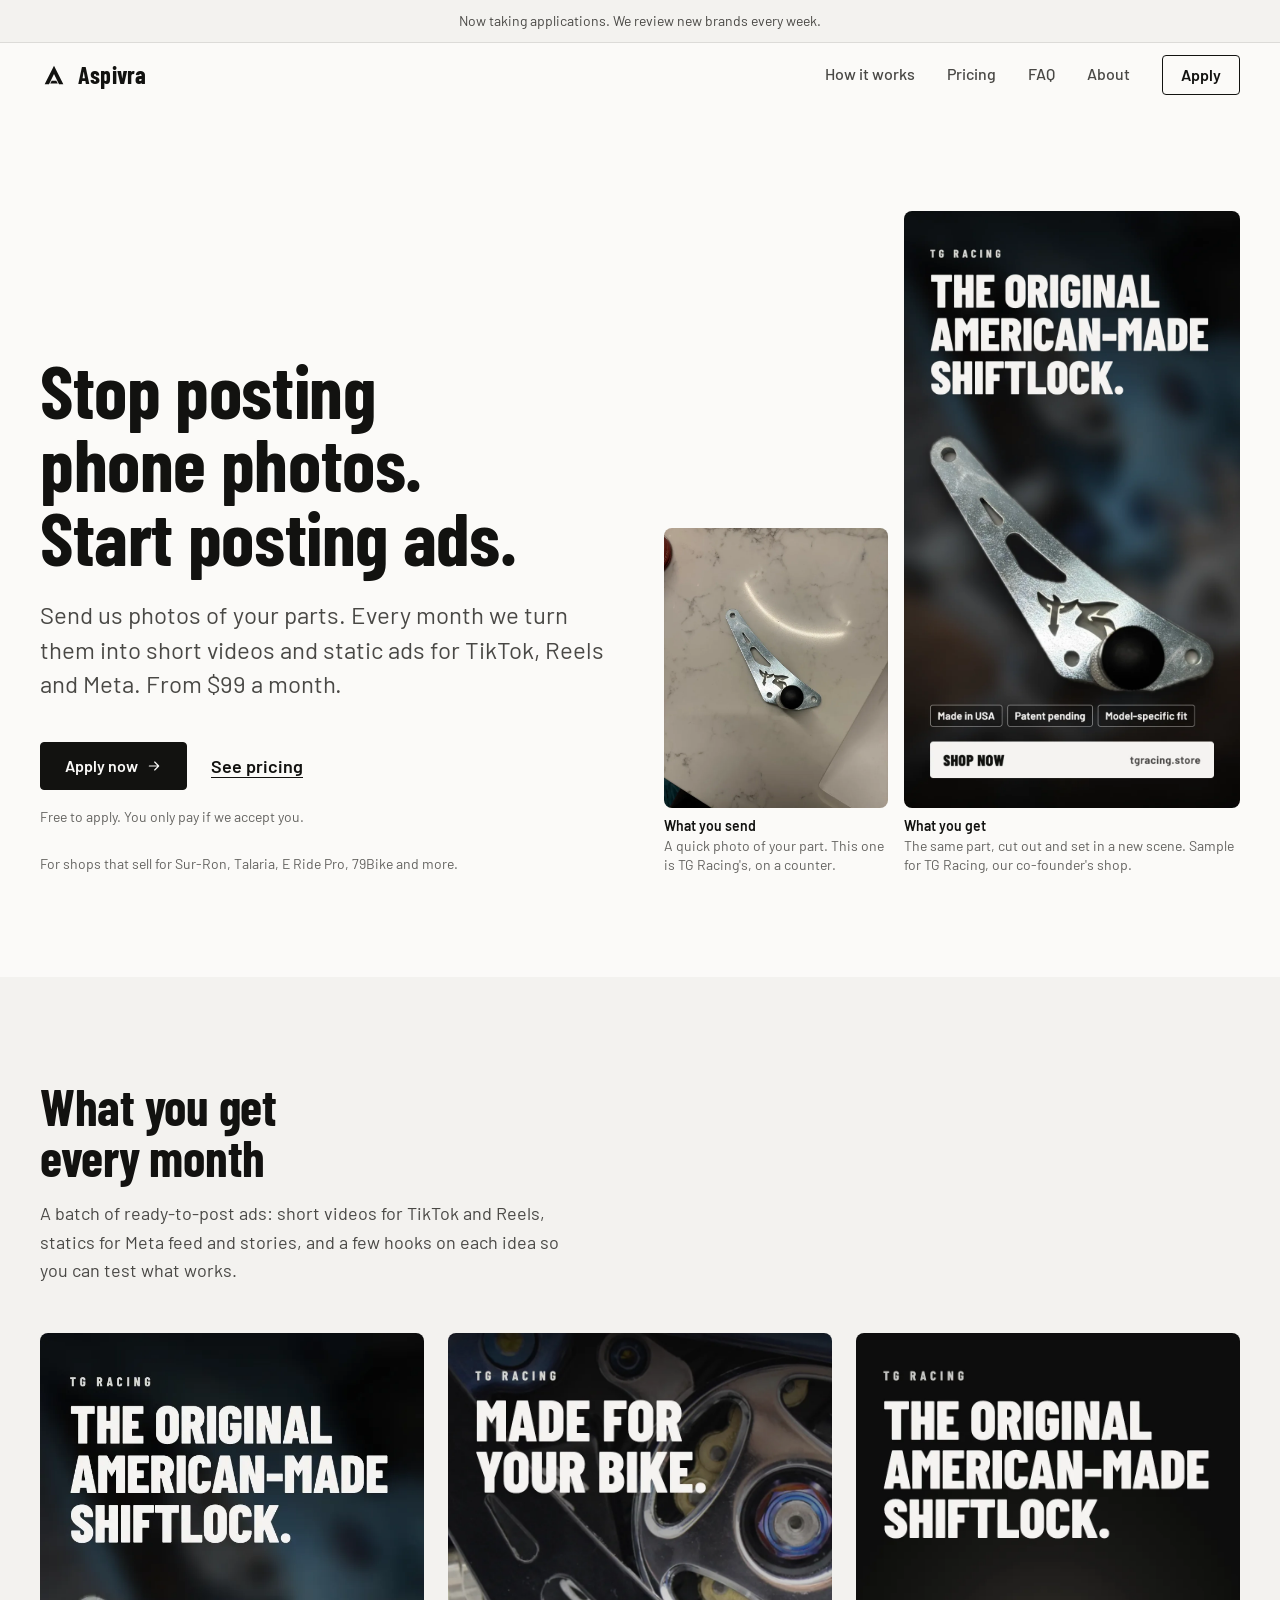
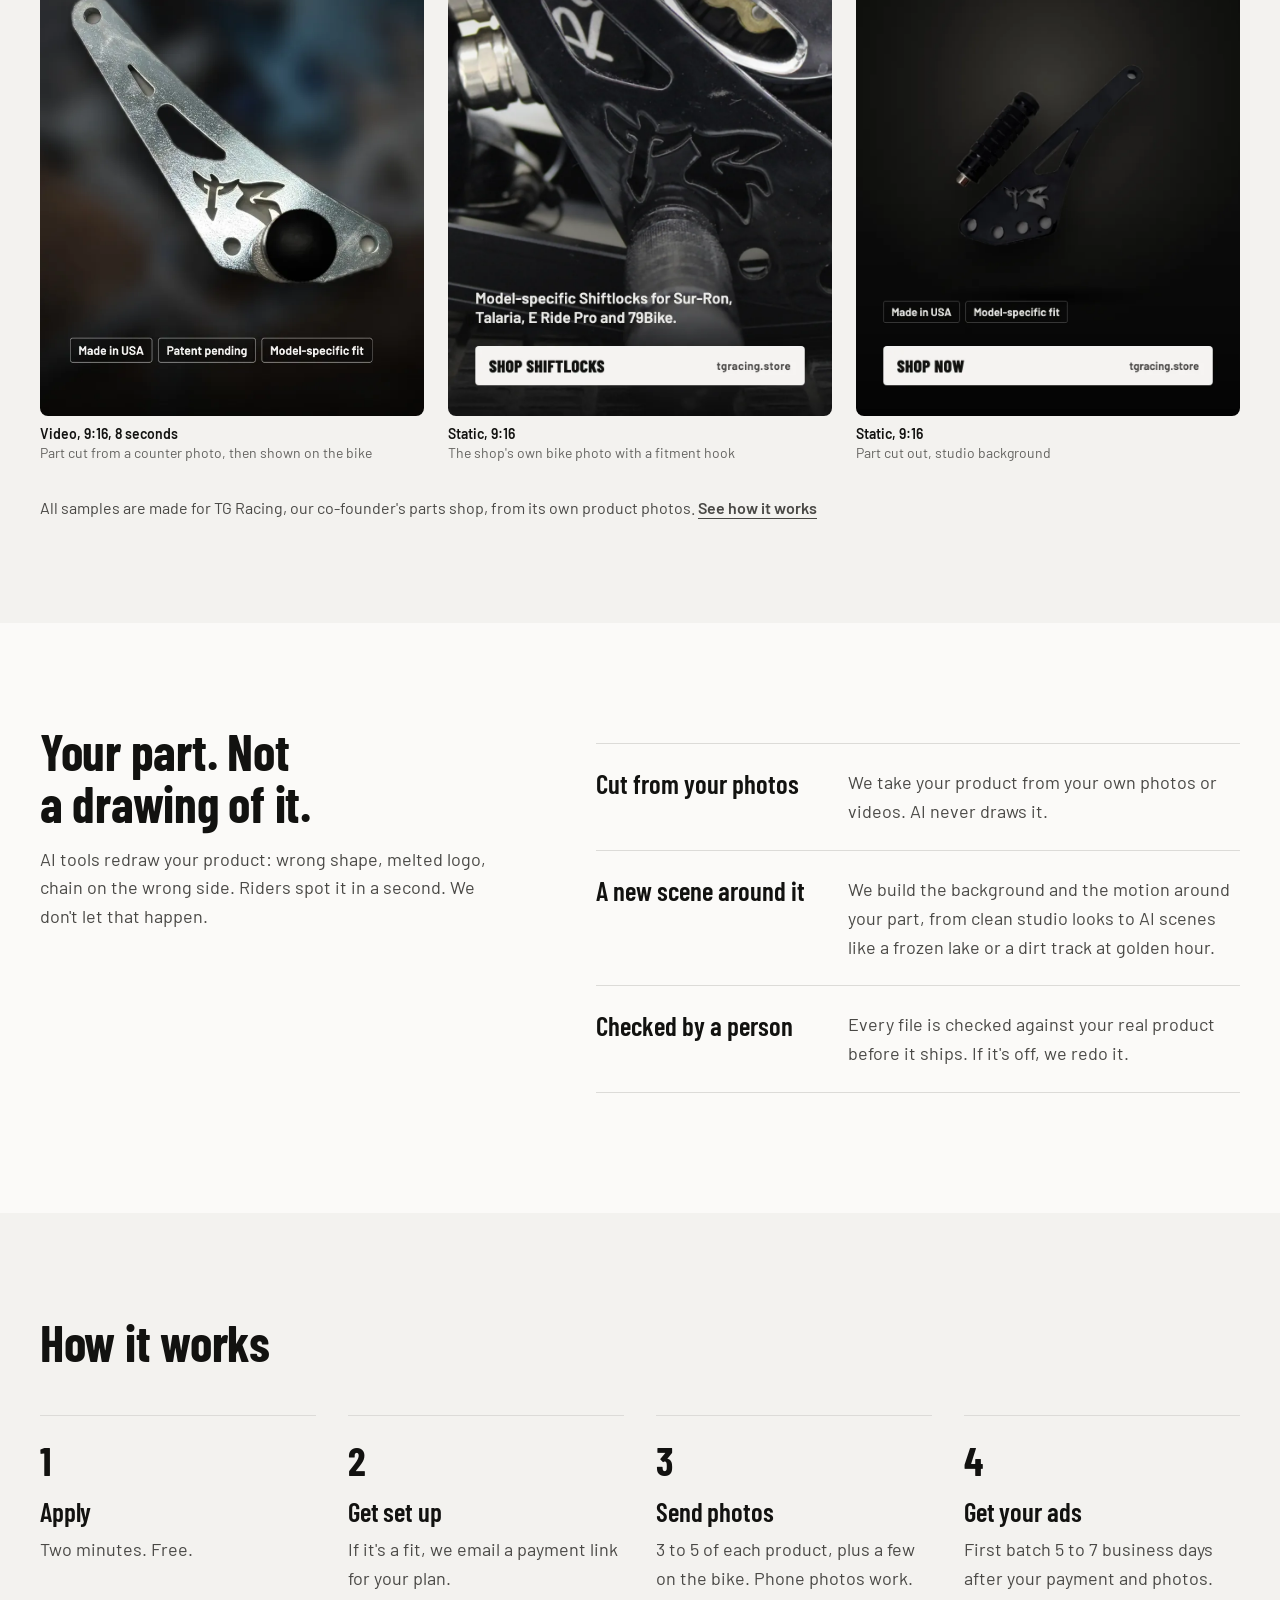
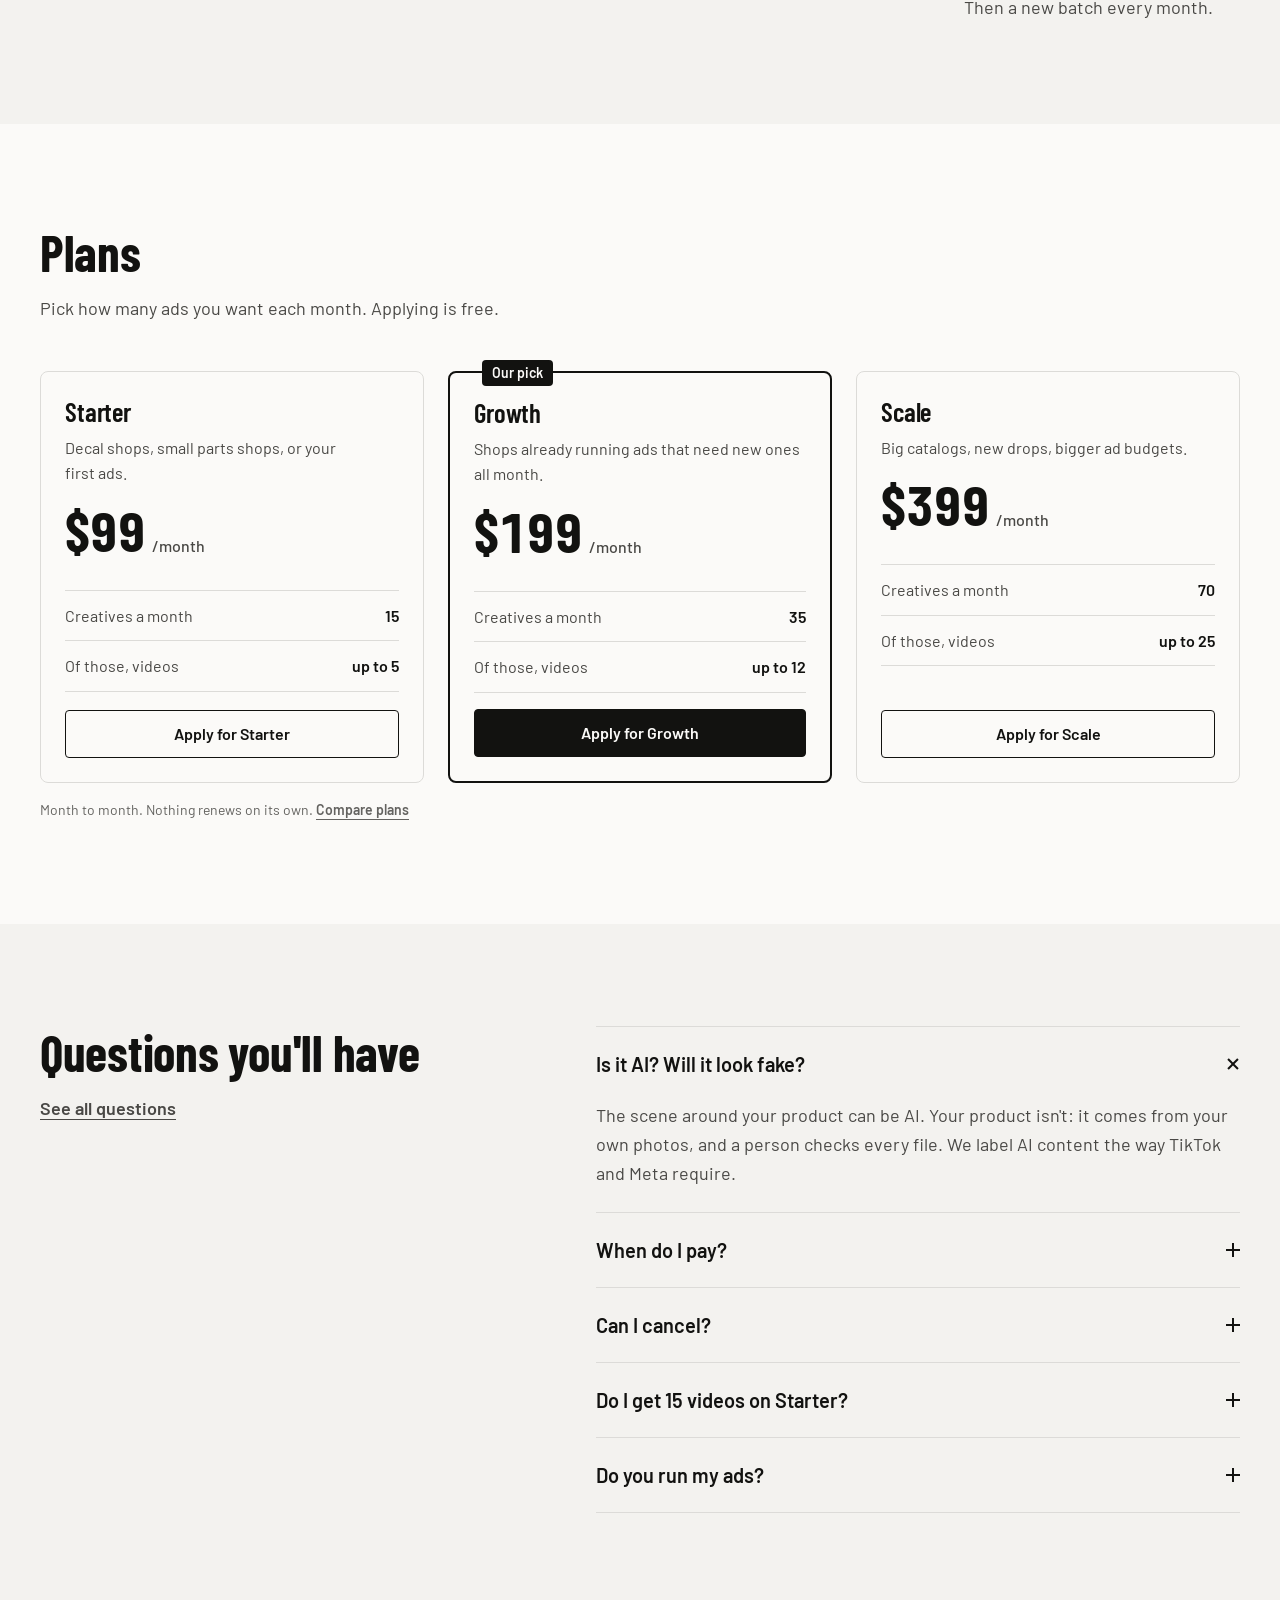
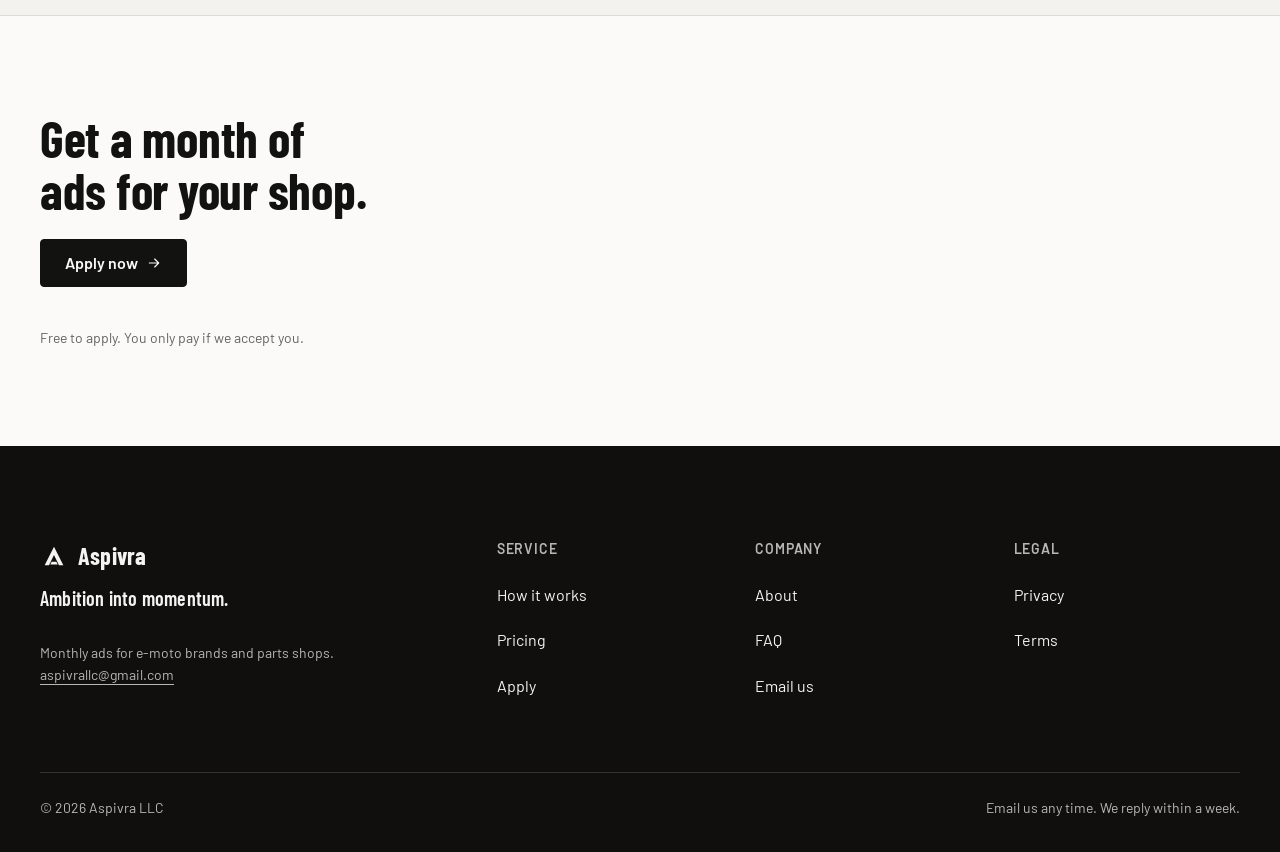
<file: index.html>
<!doctype html>
<html lang="en" class="no-js">
<head>
  <meta charset="utf-8">
  <meta name="viewport" content="width=device-width, initial-scale=1">
  <script>document.documentElement.classList.remove("no-js")</script>
  <title>Aspivra | Monthly ads for e-moto brands and parts shops</title>
  <meta name="description" content="Short videos and static ads for TikTok, Reels and Meta, made from your real product photos. For e-moto brands and parts shops. From $99 a month.">
  <link rel="canonical" href="https://getaspivra.com/">
  <meta name="theme-color" content="#fbfaf8">
  <meta name="color-scheme" content="light">
  <meta property="og:type" content="website">
  <meta property="og:site_name" content="Aspivra">
  <meta property="og:url" content="https://getaspivra.com/">
  <meta property="og:title" content="Aspivra | Monthly ads for e-moto brands and parts shops">
  <meta property="og:description" content="Short videos and static ads for TikTok, Reels and Meta, made from your real product photos. For e-moto brands and parts shops. From $99 a month.">
  <meta property="og:image" content="https://getaspivra.com/assets/og/aspivra-og.jpg">
  <meta property="og:image:width" content="1200">
  <meta property="og:image:height" content="630">
  <meta name="twitter:card" content="summary_large_image">
  <link rel="icon" href="./favicon.ico" sizes="32x32">
  <link rel="icon" href="./assets/favicon.svg" type="image/svg+xml">
  <link rel="apple-touch-icon" href="./apple-touch-icon.png">
  <link rel="manifest" href="./site.webmanifest">
  <link rel="preconnect" href="https://fonts.googleapis.com">
  <link rel="preconnect" href="https://fonts.gstatic.com" crossorigin>
  <link href="https://fonts.googleapis.com/css2?family=Barlow+Condensed:wght@600;700&family=Barlow:wght@400;500;600&display=swap" rel="stylesheet">
  <link rel="stylesheet" href="./assets/css/site.css?v=bd12d7ff">
  
</head>
<body class="page-home">
  <a class="skip" href="#main">Skip to content</a>
  <div class="notice"><p class="wrap" data-notice>Taking our first brands now. First batches start Oct 29.</p></div>
  <header class="site-header" data-header>
    <div class="wrap">
      <a class="brand" href="./" aria-label="Aspivra home">
        <svg viewBox="0 0 24 24" aria-hidden="true"><path fill="currentColor" d="M12 4 20 20h-3.7L12 11.2 7.7 20H4z"/><path fill="currentColor" d="M10 17h4l1.2 2.3H8.8z"/></svg>
        <span>Aspivra</span>
      </a>
      <nav class="nav" aria-label="Main">
        <a href="./how-it-works/">How it works</a>
        <a href="./pricing/">Pricing</a>
        <a href="./faq/">FAQ</a>
        <a href="./about/">About</a>
      </nav>
      <a class="btn btn--secondary header-apply" href="./apply/">Apply</a>
      <button class="menu-btn" type="button" aria-expanded="false" aria-controls="menu" data-menu-open>
        <svg viewBox="0 0 24 24" fill="none" stroke="currentColor" stroke-width="1.5" aria-hidden="true"><path d="M4 7h16M4 12h16M4 17h16"/></svg>
        Menu
      </button>
    </div>
  </header>

  <dialog class="drawer" id="menu" aria-label="Menu" data-menu>
   <div class="drawer-inner">
    <div class="drawer-top">
      <a class="brand" href="./" aria-label="Aspivra home">
        <svg viewBox="0 0 24 24" aria-hidden="true"><path fill="currentColor" d="M12 4 20 20h-3.7L12 11.2 7.7 20H4z"/><path fill="currentColor" d="M10 17h4l1.2 2.3H8.8z"/></svg>
        <span>Aspivra</span>
      </a>
      <button class="menu-btn" type="button" data-menu-close aria-label="Close menu">
        <svg viewBox="0 0 24 24" fill="none" stroke="currentColor" stroke-width="1.5" aria-hidden="true"><path d="M6 6l12 12M18 6 6 18"/></svg>
      </button>
    </div>
    <nav aria-label="Menu">
      <a href="./" aria-current="page">Home</a>
      <a href="./how-it-works/">How it works</a>
      <a href="./pricing/">Pricing</a>
      <a href="./faq/">FAQ</a>
      <a href="./about/">About</a>
    </nav>
    <div class="drawer-foot">
      <a class="btn btn--block" href="./apply/">Apply</a>
      <p class="small muted">Nothing to pay today. Questions? <a href="mailto:aspivrallc@gmail.com">Email us</a></p>
    </div>
   </div>
  </dialog>

  <main id="main" tabindex="-1">
    <section class="hero">
      <div class="wrap hero-grid">
        <div class="hero-copy">
          <h1><span>Stop posting phone photos.</span> <span>Start posting ads.</span></h1>
          <p class="lead">Send us photos of your parts. Every month we turn them into short videos and static ads for TikTok, Reels and Meta. From $99 a month.</p>
          <div>
            <div class="cta-row">
              <a class="btn" href="./apply/">Apply now <svg viewBox="0 0 24 24" fill="none" stroke="currentColor" stroke-width="1.75" stroke-linecap="round" stroke-linejoin="round" aria-hidden="true"><path d="M5 12h14M13 6l6 6-6 6"/></svg></a>
              <a class="text-link" href="./pricing/">See pricing</a>
            </div>
            <p class="cta-note">Free to apply. You only pay if we accept you.</p>
          </div>
          <p class="hero-fits">For shops that sell for Sur-Ron, Talaria, E Ride Pro, 79Bike and more.</p>
        </div>
        <div class="swap" role="group" aria-label="A photo of a part and the ad made from it">
          <figure class="swap-in">
            <img src="./assets/img/sample-in-3.webp" width="800" height="1000" alt="Photo of a TG Racing shift lock lying on a marble counter" fetchpriority="high">
            <figcaption><b>What you send</b>A quick photo of your part. This one is TG Racing's, on a counter.</figcaption>
          </figure>
          <figure class="swap-out">
            <img src="./assets/img/sample-ad-4.webp" width="900" height="1600" alt="Finished 9:16 ad: the same shift lock cut out over a blurred shot of a Sur-Ron, with the headline The original American-made Shiftlock">
            <figcaption><b>What you get</b>The same part, cut out and set in a new scene. Sample for TG Racing, our co-founder's shop.</figcaption>
          </figure>
        </div>
      </div>
    </section>

    <section class="section band--paper2">
      <div class="wrap">
        <div class="section-head">
          <h2>What you get every month</h2>
          <p>A batch of ready-to-post ads: short videos for TikTok and Reels, statics for Meta feed and stories, and a few hooks on each idea so you can test what works.</p>
        </div>
        <div class="samples">
          <figure>
            <video src="./assets/img/sample-vid-1.mp4" poster="./assets/img/sample-vid-1.webp" width="720" height="1280" muted playsinline loop autoplay preload="metadata" aria-label="8-second video ad for the TG Racing shift lock: the part slides in, three claims appear, then it cuts to the part on the bike"></video>
            <figcaption><b>Video, 9:16, 8 seconds</b><br>Part cut from a counter photo, then shown on the bike</figcaption>
          </figure>
          <figure>
            <img src="./assets/img/sample-ad-2.webp" width="900" height="1600" loading="lazy" alt="Static ad: Made for your bike, close-up of the shift lock on the frame">
            <figcaption><b>Static, 9:16</b><br>The shop's own bike photo with a fitment hook</figcaption>
          </figure>
          <figure>
            <img src="./assets/img/sample-ad-3.webp" width="900" height="1600" loading="lazy" alt="Static ad: The original American-made Shiftlock, black shift lock cut out on a dark studio background">
            <figcaption><b>Static, 9:16</b><br>Part cut out, studio background</figcaption>
          </figure>
        </div>
        <p class="samples-caption">All samples are made for TG Racing, our co-founder's parts shop, from its own product photos. <a class="text-link" href="./how-it-works/">See how it works</a></p>
      </div>
    </section>

    <section class="section">
      <div class="wrap split">
        <div class="section-head">
          <h2>Your part. Not a drawing of it.</h2>
          <p>AI tools redraw your product: wrong shape, melted logo, chain on the wrong side. Riders spot it in a second. We don't let that happen.</p>
        </div>
        <dl class="rule-list">
          <div><dt>Cut from your photos</dt><dd>We take your product from your own photos or videos. AI never draws it.</dd></div>
          <div><dt>A new scene around it</dt><dd>We build the background and the motion around your part, from clean studio looks to AI scenes like a frozen lake or a dirt track at golden hour.</dd></div>
          <div><dt>Checked by a person</dt><dd>Every file is checked against your real product before it ships. If it's off, we redo it.</dd></div>
        </dl>
      </div>
    </section>

    <section class="section band--paper2">
      <div class="wrap">
        <div class="section-head">
          <h2>How it works</h2>
        </div>
        <ol class="steps steps--row">
          <li><div><h3>Apply</h3><p>Two minutes. Free.</p></div></li>
          <li><div><h3>Get set up</h3><p>If it's a fit, we email a payment link for your plan.</p></div></li>
          <li><div><h3>Send photos</h3><p>3 to 5 of each product, plus a few on the bike. Phone photos work.</p></div></li>
          <li><div><h3>Get your ads</h3><p>First batch 5 to 7 business days after your payment and photos. Then a new batch every month.</p></div></li>
        </ol>
      </div>
    </section>

    <section class="section">
      <div class="wrap">
        <div class="section-head">
          <h2>Plans</h2>
          <p>Pick how many ads you want each month. Applying is free.</p>
        </div>
        <div class="plans plans-compact">
          <article class="plan">
            <div class="plan-head"><h3>Starter</h3><p>Decal shops, small parts shops, or your first ads.</p></div>
            <p class="price">$99<small>/month</small></p>
            <dl><div><dt>Creatives a month</dt><dd>15</dd></div><div><dt>Of those, videos</dt><dd>up to 5</dd></div></dl>
            <a class="btn btn--secondary btn--block" href="./apply/?plan=starter">Apply for Starter</a>
          </article>
          <article class="plan plan--rec">
            <span class="plan-tag">Our pick</span>
            <div class="plan-head"><h3>Growth</h3><p>Shops already running ads that need new ones all month.</p></div>
            <p class="price">$199<small>/month</small></p>
            <dl><div><dt>Creatives a month</dt><dd>35</dd></div><div><dt>Of those, videos</dt><dd>up to 12</dd></div></dl>
            <a class="btn btn--block" href="./apply/?plan=growth">Apply for Growth</a>
          </article>
          <article class="plan">
            <div class="plan-head"><h3>Scale</h3><p>Big catalogs, new drops, bigger ad budgets.</p></div>
            <p class="price">$399<small>/month</small></p>
            <dl><div><dt>Creatives a month</dt><dd>70</dd></div><div><dt>Of those, videos</dt><dd>up to 25</dd></div></dl>
            <a class="btn btn--secondary btn--block" href="./apply/?plan=scale">Apply for Scale</a>
          </article>
        </div>
        <p class="cta-note">Month to month. Nothing renews on its own. <a class="text-link" href="./pricing/">Compare plans</a></p>
      </div>
    </section>

    <section class="section band--paper2">
      <div class="wrap split">
        <div class="section-head">
          <h2>Questions you'll have</h2>
          <p><a class="text-link" href="./faq/">See all questions</a></p>
        </div>
        <div class="faq">
          <details open><summary>Is it AI? Will it look fake?</summary><div><p>The scene around your product can be AI. Your product isn't: it comes from your own photos, and a person checks every file. We label AI content the way TikTok and Meta require.</p></div></details>
          <details><summary>When do I pay?</summary><div><p>Not when you apply. If we accept you, we email a payment link. Your first month starts when you pay it.</p></div></details>
          <details><summary>Can I cancel?</summary><div><p>Nothing renews on its own. Each month we email a new payment link. If you don't pay it, your plan stops. No contract.</p></div></details>
          <details><summary>Do I get 15 videos on Starter?</summary><div><p>No. Starter is 15 creatives a month, and up to 5 of them can be videos. The rest are statics and variations.</p></div></details>
          <details><summary>Do you run my ads?</summary><div><p>No. We make the ads. You or your ad person run them, and you pay TikTok or Meta directly.</p></div></details>
        </div>
      </div>
    </section>

    <section class="cta-band">
      <div class="wrap">
        <h2>Get a month of ads for your shop.</h2>
        <div class="cta-row"><a class="btn" href="./apply/">Apply now <svg viewBox="0 0 24 24" fill="none" stroke="currentColor" stroke-width="1.75" stroke-linecap="round" stroke-linejoin="round" aria-hidden="true"><path d="M5 12h14M13 6l6 6-6 6"/></svg></a></div>
        <p class="cta-note">Free to apply. You only pay if we accept you.</p>
      </div>
    </section>

  </main>

  <footer class="site-footer">
    <div class="wrap">
      <div class="footer-grid">
        <div class="footer-brand">
          <a class="brand" href="./" aria-label="Aspivra home">
            <svg viewBox="0 0 24 24" aria-hidden="true" style="color:#f4f3f1"><path fill="currentColor" d="M12 4 20 20h-3.7L12 11.2 7.7 20H4z"/><path fill="currentColor" d="M10 17h4l1.2 2.3H8.8z"/></svg>
            <span>Aspivra</span>
          </a>
          <p class="footer-tagline">Ambition into momentum.</p>
          <p>Monthly ads for e-moto brands and parts shops.<br><a href="mailto:aspivrallc@gmail.com" style="color:inherit">aspivrallc@gmail.com</a></p>
        </div>
        <div class="footer-cols">
          <div>
            <h2>Service</h2>
            <ul>
              <li><a href="./how-it-works/">How it works</a></li>
              <li><a href="./pricing/">Pricing</a></li>
              <li><a href="./apply/">Apply</a></li>
            </ul>
          </div>
          <div>
            <h2>Company</h2>
            <ul>
              <li><a href="./about/">About</a></li>
              <li><a href="./faq/">FAQ</a></li>
              <li><a href="mailto:aspivrallc@gmail.com">Email us</a></li>
            </ul>
          </div>
          <div>
            <h2>Legal</h2>
            <ul>
              <li><a href="./privacy/">Privacy</a></li>
              <li><a href="./terms/">Terms</a></li>
            </ul>
          </div>
        </div>
      </div>
      <div class="footer-legal">
        <span>© 2026 Aspivra LLC</span>
        <span>Email us any time. We reply within a week.</span>
      </div>
    </div>
  </footer>
  <script src="./assets/js/site.js?v=69f130c9" defer></script>
</body>
</html>
</file>
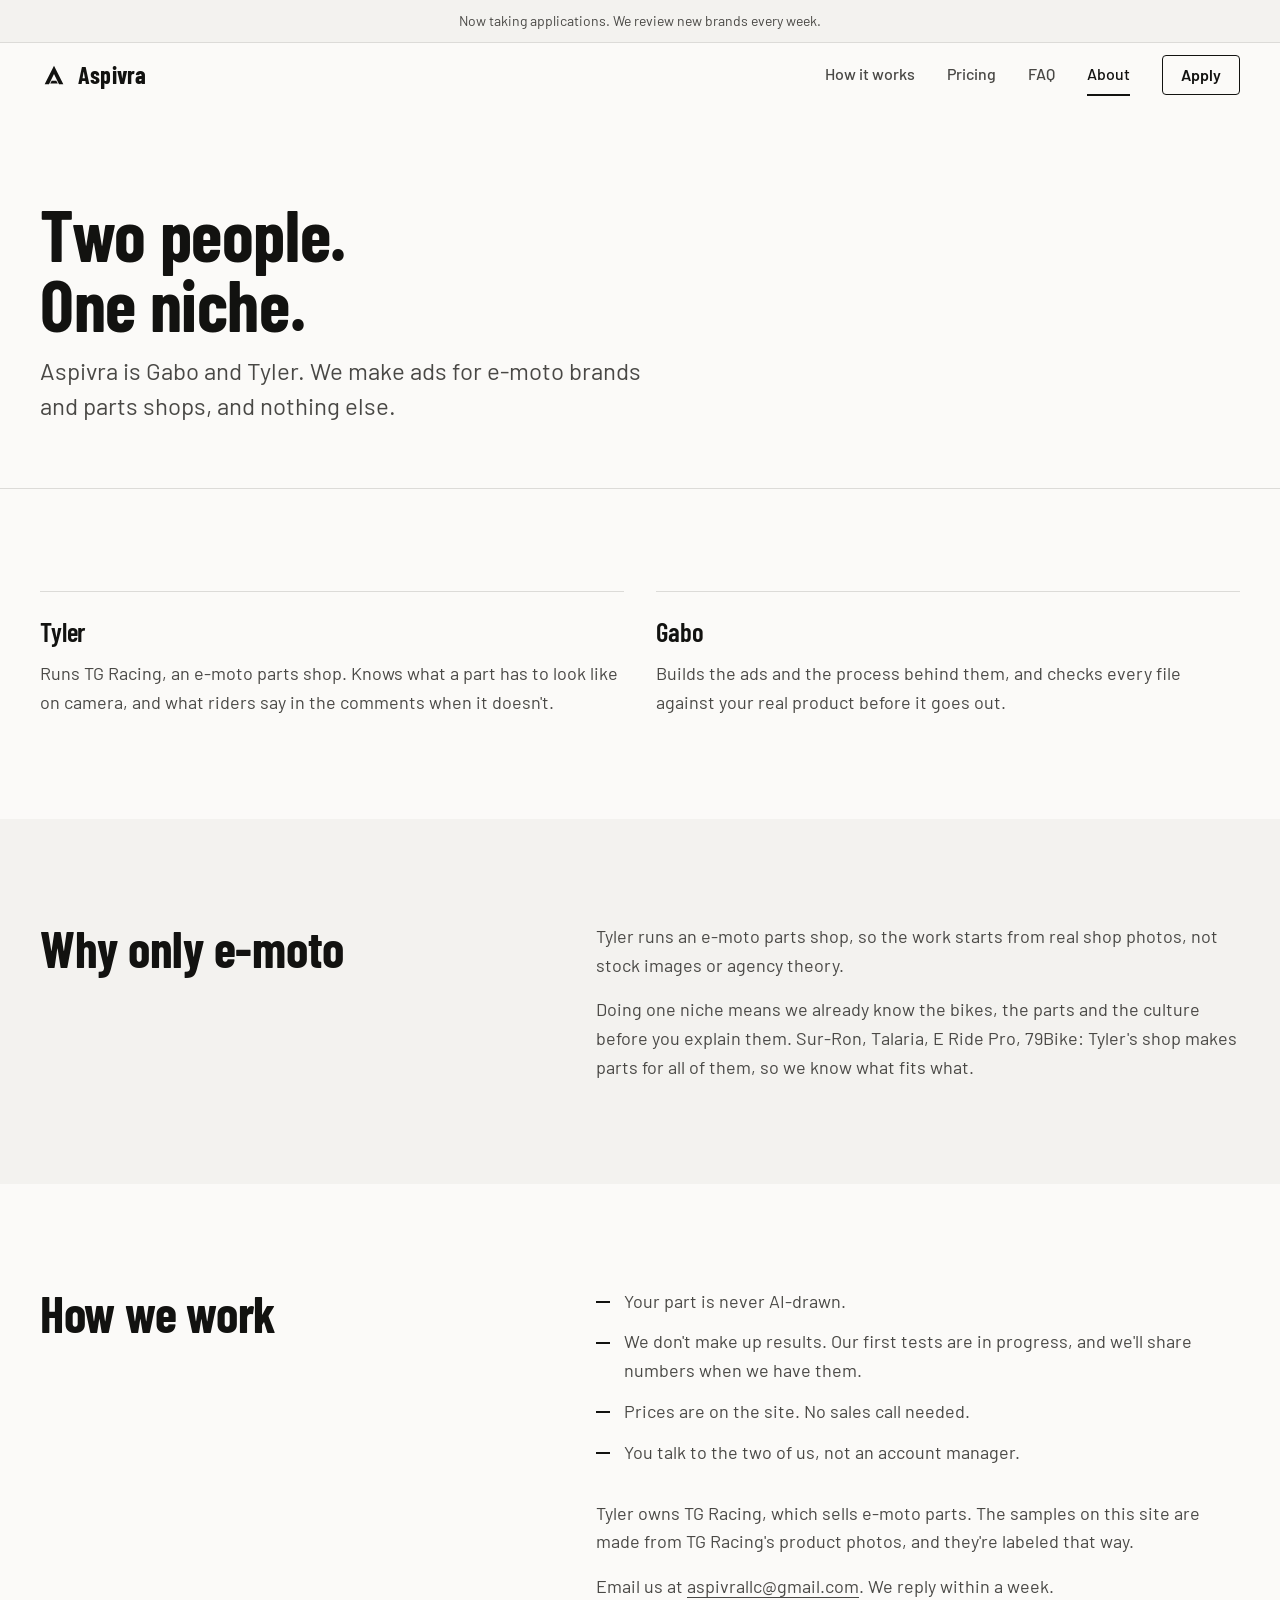
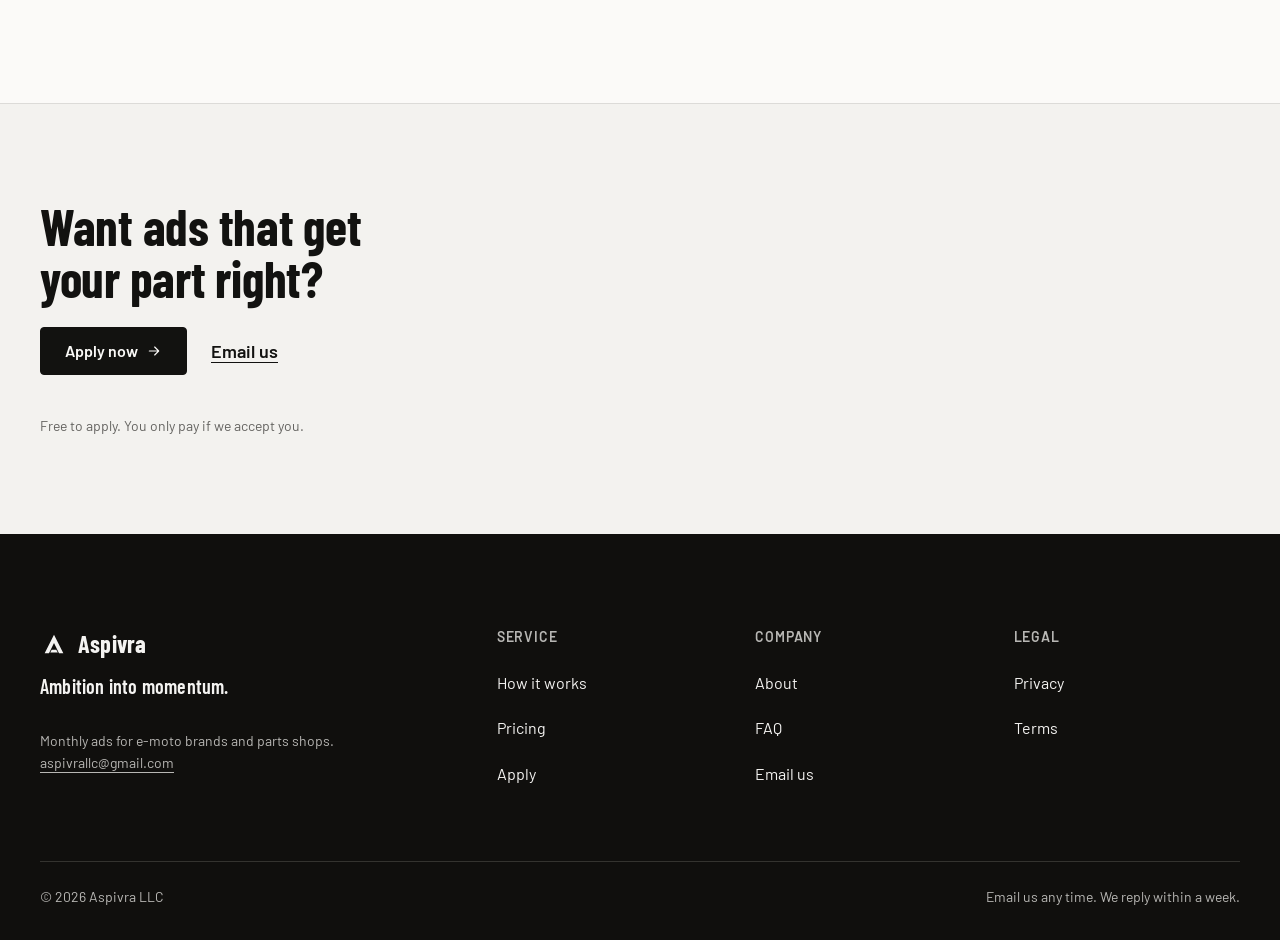
<file: about/index.html>
<!doctype html>
<html lang="en" class="no-js">
<head>
  <meta charset="utf-8">
  <meta name="viewport" content="width=device-width, initial-scale=1">
  <script>document.documentElement.classList.remove("no-js")</script>
  <title>About | Aspivra</title>
  <meta name="description" content="Aspivra is Gabo and Tyler. We make monthly ads for e-moto brands and parts shops, and nothing else.">
  <link rel="canonical" href="https://getaspivra.com/about/">
  <meta name="theme-color" content="#fbfaf8">
  <meta name="color-scheme" content="light">
  <meta property="og:type" content="website">
  <meta property="og:site_name" content="Aspivra">
  <meta property="og:url" content="https://getaspivra.com/about/">
  <meta property="og:title" content="About | Aspivra">
  <meta property="og:description" content="Aspivra is Gabo and Tyler. We make monthly ads for e-moto brands and parts shops, and nothing else.">
  <meta property="og:image" content="https://getaspivra.com/assets/og/aspivra-og.jpg">
  <meta property="og:image:width" content="1200">
  <meta property="og:image:height" content="630">
  <meta name="twitter:card" content="summary_large_image">
  <link rel="icon" href="../favicon.ico" sizes="32x32">
  <link rel="icon" href="../assets/favicon.svg" type="image/svg+xml">
  <link rel="apple-touch-icon" href="../apple-touch-icon.png">
  <link rel="manifest" href="../site.webmanifest">
  <link rel="preconnect" href="https://fonts.googleapis.com">
  <link rel="preconnect" href="https://fonts.gstatic.com" crossorigin>
  <link href="https://fonts.googleapis.com/css2?family=Barlow+Condensed:wght@600;700&family=Barlow:wght@400;500;600&display=swap" rel="stylesheet">
  <link rel="stylesheet" href="../assets/css/site.css?v=bd12d7ff">
  
</head>
<body class="page-about">
  <a class="skip" href="#main">Skip to content</a>
  <div class="notice"><p class="wrap" data-notice>Taking our first brands now. First batches start Oct 29.</p></div>
  <header class="site-header" data-header>
    <div class="wrap">
      <a class="brand" href="../" aria-label="Aspivra home">
        <svg viewBox="0 0 24 24" aria-hidden="true"><path fill="currentColor" d="M12 4 20 20h-3.7L12 11.2 7.7 20H4z"/><path fill="currentColor" d="M10 17h4l1.2 2.3H8.8z"/></svg>
        <span>Aspivra</span>
      </a>
      <nav class="nav" aria-label="Main">
        <a href="../how-it-works/">How it works</a>
        <a href="../pricing/">Pricing</a>
        <a href="../faq/">FAQ</a>
        <a href="../about/" aria-current="page">About</a>
      </nav>
      <a class="btn btn--secondary header-apply" href="../apply/">Apply</a>
      <button class="menu-btn" type="button" aria-expanded="false" aria-controls="menu" data-menu-open>
        <svg viewBox="0 0 24 24" fill="none" stroke="currentColor" stroke-width="1.5" aria-hidden="true"><path d="M4 7h16M4 12h16M4 17h16"/></svg>
        Menu
      </button>
    </div>
  </header>

  <dialog class="drawer" id="menu" aria-label="Menu" data-menu>
   <div class="drawer-inner">
    <div class="drawer-top">
      <a class="brand" href="../" aria-label="Aspivra home">
        <svg viewBox="0 0 24 24" aria-hidden="true"><path fill="currentColor" d="M12 4 20 20h-3.7L12 11.2 7.7 20H4z"/><path fill="currentColor" d="M10 17h4l1.2 2.3H8.8z"/></svg>
        <span>Aspivra</span>
      </a>
      <button class="menu-btn" type="button" data-menu-close aria-label="Close menu">
        <svg viewBox="0 0 24 24" fill="none" stroke="currentColor" stroke-width="1.5" aria-hidden="true"><path d="M6 6l12 12M18 6 6 18"/></svg>
      </button>
    </div>
    <nav aria-label="Menu">
      <a href="../">Home</a>
      <a href="../how-it-works/">How it works</a>
      <a href="../pricing/">Pricing</a>
      <a href="../faq/">FAQ</a>
      <a href="../about/" aria-current="page">About</a>
    </nav>
    <div class="drawer-foot">
      <a class="btn btn--block" href="../apply/">Apply</a>
      <p class="small muted">Nothing to pay today. Questions? <a href="mailto:aspivrallc@gmail.com">Email us</a></p>
    </div>
   </div>
  </dialog>

  <main id="main" tabindex="-1">
    <section class="page-hero">
      <div class="wrap">
        <h1>Two people. One niche.</h1>
        <p class="lead">Aspivra is Gabo and Tyler. We make ads for e-moto brands and parts shops, and nothing else.</p>
      </div>
    </section>

    <section class="section">
      <div class="wrap">
        <div class="people">
          <div class="person">
            <h2 class="h3">Tyler</h2>
            <p>Runs TG Racing, an e-moto parts shop. Knows what a part has to look like on camera, and what riders say in the comments when it doesn't.</p>
          </div>
          <div class="person">
            <h2 class="h3">Gabo</h2>
            <p>Builds the ads and the process behind them, and checks every file against your real product before it goes out.</p>
          </div>
        </div>
      </div>
    </section>

    <section class="section band--paper2">
      <div class="wrap split">
        <div class="section-head"><h2>Why only e-moto</h2></div>
        <div>
          <p>Tyler runs an e-moto parts shop, so the work starts from real shop photos, not stock images or agency theory.</p>
          <p>Doing one niche means we already know the bikes, the parts and the culture before you explain them. Sur-Ron, Talaria, E Ride Pro, 79Bike: Tyler's shop makes parts for all of them, so we know what fits what.</p>
        </div>
      </div>
    </section>

    <section class="section">
      <div class="wrap split">
        <div class="section-head"><h2>How we work</h2></div>
        <div>
          <ul class="plain-list">
            <li>Your part is never AI-drawn.</li>
            <li>We don't make up results. Our first tests are in progress, and we'll share numbers when we have them.</li>
            <li>Prices are on the site. No sales call needed.</li>
            <li>You talk to the two of us, not an account manager.</li>
          </ul>
          <p style="margin-top:var(--space-lg)">Tyler owns TG Racing, which sells e-moto parts. The samples on this site are made from TG Racing's product photos, and they're labeled that way.</p>
          <p>Email us at <a href="mailto:aspivrallc@gmail.com">aspivrallc@gmail.com</a>. We reply within a week.</p>
        </div>
      </div>
    </section>

    <section class="cta-band band--paper2">
      <div class="wrap">
        <h2>Want ads that get your part right?</h2>
        <div class="cta-row">
          <a class="btn" href="../apply/">Apply now <svg viewBox="0 0 24 24" fill="none" stroke="currentColor" stroke-width="1.75" stroke-linecap="round" stroke-linejoin="round" aria-hidden="true"><path d="M5 12h14M13 6l6 6-6 6"/></svg></a>
          <a class="text-link" href="mailto:aspivrallc@gmail.com">Email us</a>
        </div>
        <p class="cta-note">Free to apply. You only pay if we accept you.</p>
      </div>
    </section>

  </main>

  <footer class="site-footer">
    <div class="wrap">
      <div class="footer-grid">
        <div class="footer-brand">
          <a class="brand" href="../" aria-label="Aspivra home">
            <svg viewBox="0 0 24 24" aria-hidden="true" style="color:#f4f3f1"><path fill="currentColor" d="M12 4 20 20h-3.7L12 11.2 7.7 20H4z"/><path fill="currentColor" d="M10 17h4l1.2 2.3H8.8z"/></svg>
            <span>Aspivra</span>
          </a>
          <p class="footer-tagline">Ambition into momentum.</p>
          <p>Monthly ads for e-moto brands and parts shops.<br><a href="mailto:aspivrallc@gmail.com" style="color:inherit">aspivrallc@gmail.com</a></p>
        </div>
        <div class="footer-cols">
          <div>
            <h2>Service</h2>
            <ul>
              <li><a href="../how-it-works/">How it works</a></li>
              <li><a href="../pricing/">Pricing</a></li>
              <li><a href="../apply/">Apply</a></li>
            </ul>
          </div>
          <div>
            <h2>Company</h2>
            <ul>
              <li><a href="../about/">About</a></li>
              <li><a href="../faq/">FAQ</a></li>
              <li><a href="mailto:aspivrallc@gmail.com">Email us</a></li>
            </ul>
          </div>
          <div>
            <h2>Legal</h2>
            <ul>
              <li><a href="../privacy/">Privacy</a></li>
              <li><a href="../terms/">Terms</a></li>
            </ul>
          </div>
        </div>
      </div>
      <div class="footer-legal">
        <span>© 2026 Aspivra LLC</span>
        <span>Email us any time. We reply within a week.</span>
      </div>
    </div>
  </footer>
  <script src="../assets/js/site.js?v=69f130c9" defer></script>
</body>
</html>
</file>
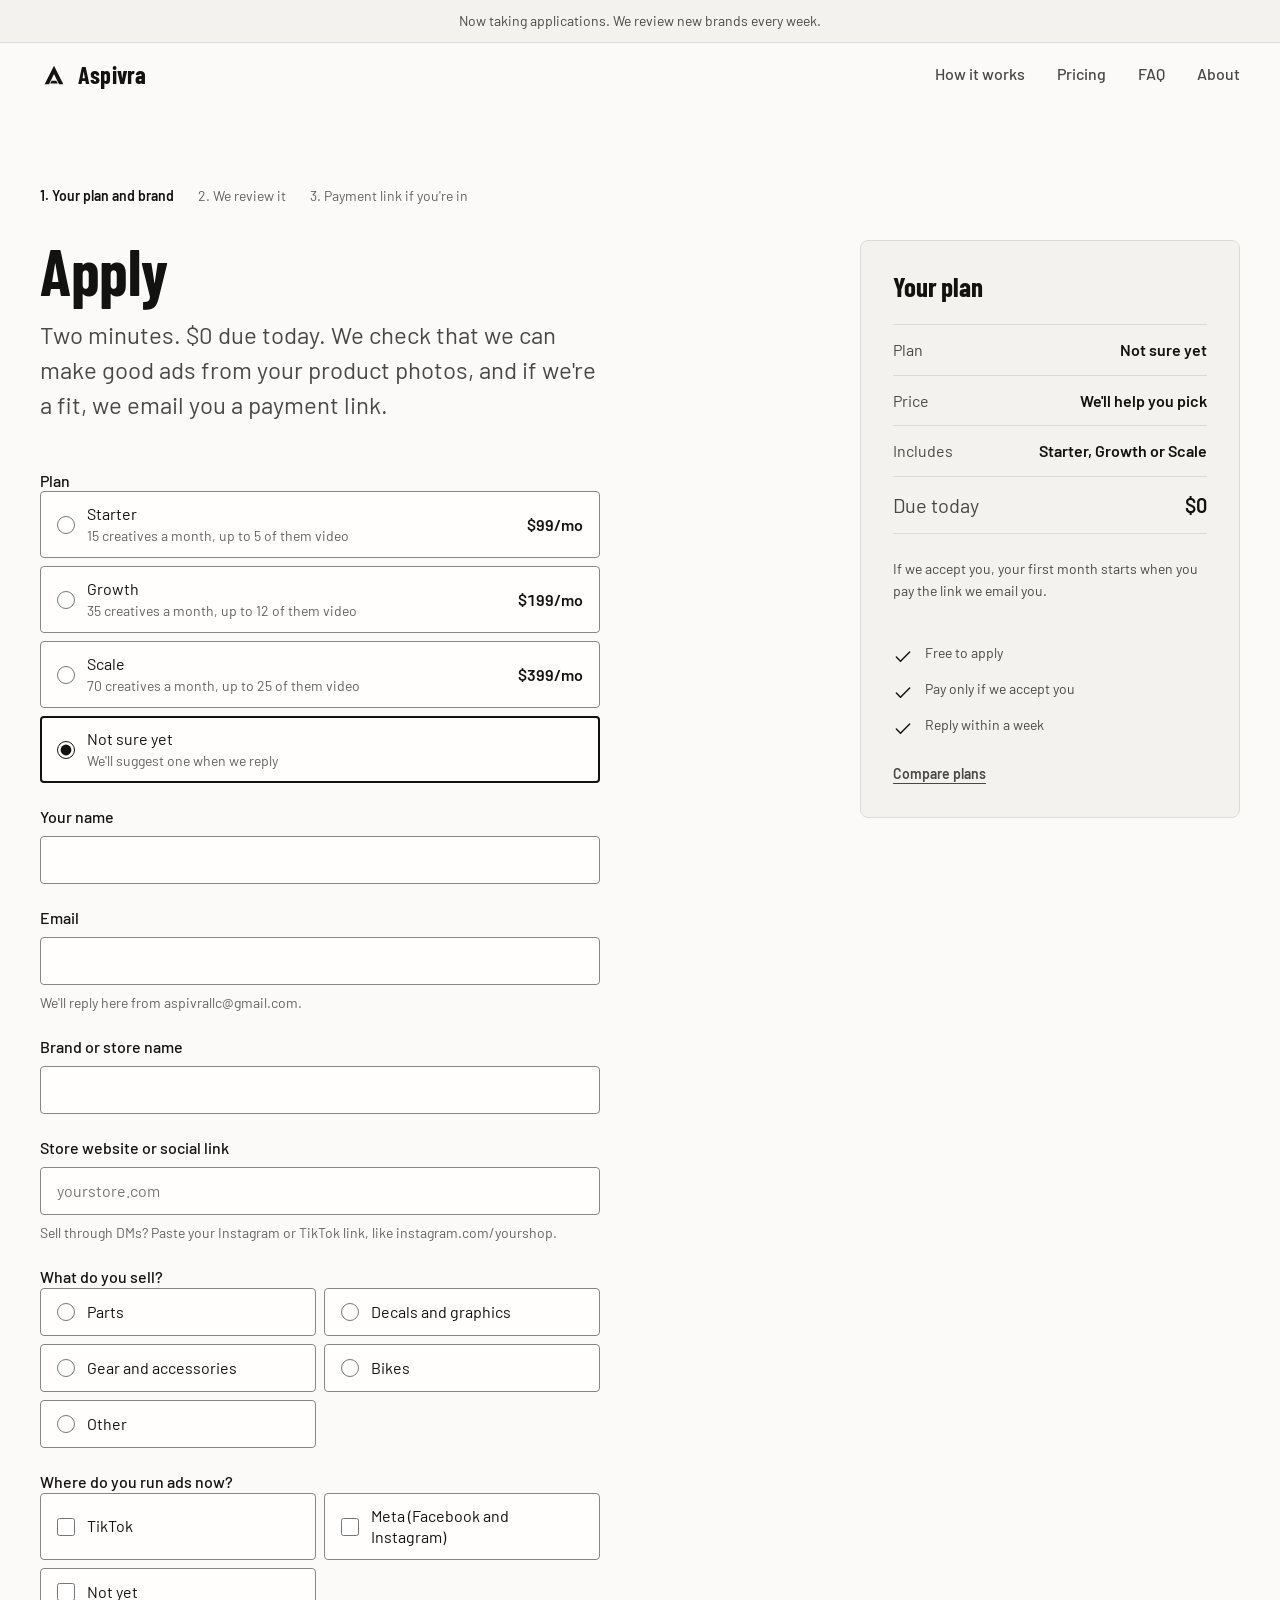
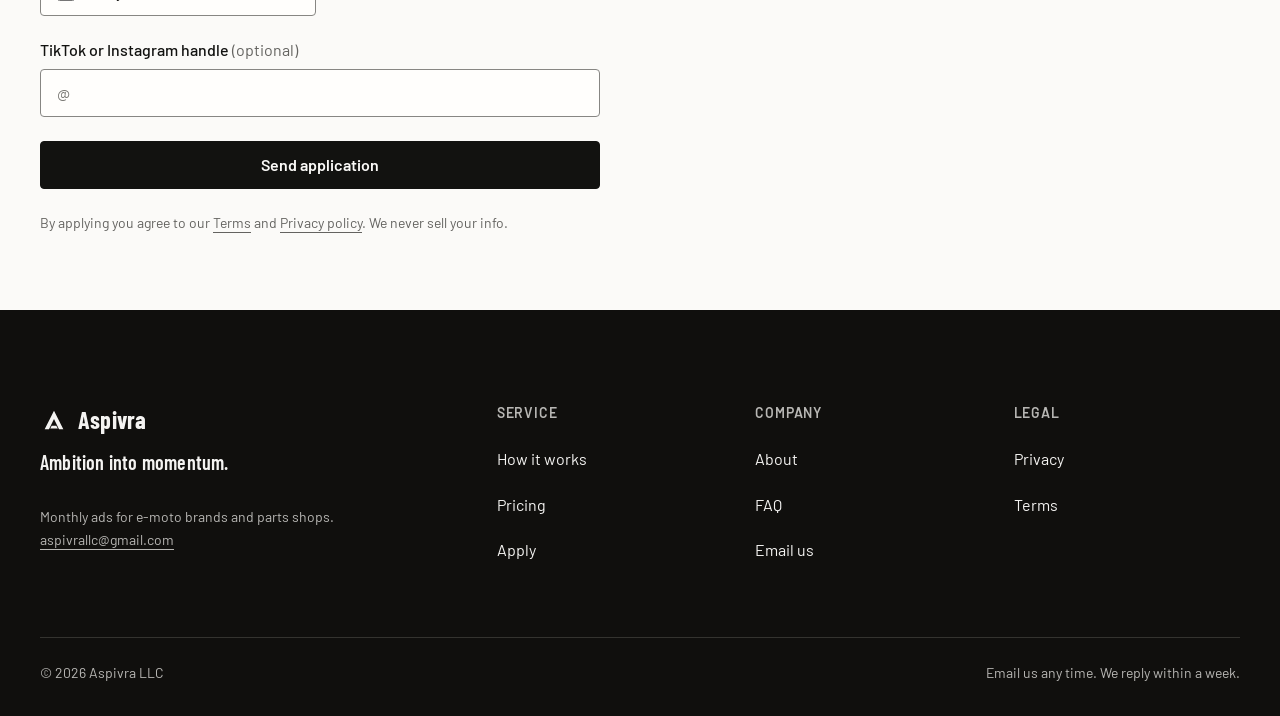
<file: apply/index.html>
<!doctype html>
<html lang="en" class="no-js">
<head>
  <meta charset="utf-8">
  <meta name="viewport" content="width=device-width, initial-scale=1">
  <script>document.documentElement.classList.remove("no-js")</script>
  <title>Apply | Aspivra</title>
  <meta name="description" content="Apply for Starter, Growth or Scale. Two minutes, free. You only pay if we accept you.">
  <link rel="canonical" href="https://getaspivra.com/apply/">
  <meta name="theme-color" content="#fbfaf8">
  <meta name="color-scheme" content="light">
  <meta property="og:type" content="website">
  <meta property="og:site_name" content="Aspivra">
  <meta property="og:url" content="https://getaspivra.com/apply/">
  <meta property="og:title" content="Apply | Aspivra">
  <meta property="og:description" content="Apply for Starter, Growth or Scale. Two minutes, free. You only pay if we accept you.">
  <meta property="og:image" content="https://getaspivra.com/assets/og/aspivra-og.jpg">
  <meta property="og:image:width" content="1200">
  <meta property="og:image:height" content="630">
  <meta name="twitter:card" content="summary_large_image">
  <link rel="icon" href="../favicon.ico" sizes="32x32">
  <link rel="icon" href="../assets/favicon.svg" type="image/svg+xml">
  <link rel="apple-touch-icon" href="../apple-touch-icon.png">
  <link rel="manifest" href="../site.webmanifest">
  <link rel="preconnect" href="https://fonts.googleapis.com">
  <link rel="preconnect" href="https://fonts.gstatic.com" crossorigin>
  <link href="https://fonts.googleapis.com/css2?family=Barlow+Condensed:wght@600;700&family=Barlow:wght@400;500;600&display=swap" rel="stylesheet">
  <link rel="stylesheet" href="../assets/css/site.css?v=bd12d7ff">
  
</head>
<body class="page-apply">
  <a class="skip" href="#main">Skip to content</a>
  <div class="notice"><p class="wrap" data-notice>Taking our first brands now. First batches start Oct 29.</p></div>
  <header class="site-header" data-header>
    <div class="wrap">
      <a class="brand" href="../" aria-label="Aspivra home">
        <svg viewBox="0 0 24 24" aria-hidden="true"><path fill="currentColor" d="M12 4 20 20h-3.7L12 11.2 7.7 20H4z"/><path fill="currentColor" d="M10 17h4l1.2 2.3H8.8z"/></svg>
        <span>Aspivra</span>
      </a>
      <nav class="nav" aria-label="Main">
        <a href="../how-it-works/">How it works</a>
        <a href="../pricing/">Pricing</a>
        <a href="../faq/">FAQ</a>
        <a href="../about/">About</a>
      </nav>
      <a class="btn btn--secondary header-apply" href="../apply/" aria-current="page">Apply</a>
      <button class="menu-btn" type="button" aria-expanded="false" aria-controls="menu" data-menu-open>
        <svg viewBox="0 0 24 24" fill="none" stroke="currentColor" stroke-width="1.5" aria-hidden="true"><path d="M4 7h16M4 12h16M4 17h16"/></svg>
        Menu
      </button>
    </div>
  </header>

  <dialog class="drawer" id="menu" aria-label="Menu" data-menu>
   <div class="drawer-inner">
    <div class="drawer-top">
      <a class="brand" href="../" aria-label="Aspivra home">
        <svg viewBox="0 0 24 24" aria-hidden="true"><path fill="currentColor" d="M12 4 20 20h-3.7L12 11.2 7.7 20H4z"/><path fill="currentColor" d="M10 17h4l1.2 2.3H8.8z"/></svg>
        <span>Aspivra</span>
      </a>
      <button class="menu-btn" type="button" data-menu-close aria-label="Close menu">
        <svg viewBox="0 0 24 24" fill="none" stroke="currentColor" stroke-width="1.5" aria-hidden="true"><path d="M6 6l12 12M18 6 6 18"/></svg>
      </button>
    </div>
    <nav aria-label="Menu">
      <a href="../">Home</a>
      <a href="../how-it-works/">How it works</a>
      <a href="../pricing/">Pricing</a>
      <a href="../faq/">FAQ</a>
      <a href="../about/">About</a>
    </nav>
    <div class="drawer-foot">
      <a class="btn btn--block" href="../apply/">Apply</a>
      <p class="small muted">Nothing to pay today. Questions? <a href="mailto:aspivrallc@gmail.com">Email us</a></p>
    </div>
   </div>
  </dialog>

  <main id="main" tabindex="-1">
    <section class="section--tight">
      <div class="wrap">
        <ol class="steps-bar" aria-label="Steps">
          <li aria-current="step">1. Your plan and brand</li>
          <li>2. We review it</li>
          <li>3. Payment link if you're in</li>
        </ol>
        <div class="apply-grid">
          <div>
            <h1 style="font-size:clamp(2.5rem,1.6rem + 3.6vw,4rem);margin-bottom:var(--space-sm)" data-apply-title>Apply</h1>
            <p class="lead" style="margin-bottom:var(--space-xl)">Two minutes. $0 due today. We check that we can make good ads from your product photos, and if we're a fit, we email you a payment link.</p>

            <form class="form" data-apply data-endpoint="https://script.google.com/macros/s/AKfycbweRGzCG4QHMbTjfEIef-rNtilaq9fpebgJoQDJjDyfQ-HpT8PIfE3mVybu3Y21JVAb/exec" data-thanks="../apply/thanks/" action="mailto:aspivrallc@gmail.com?subject=Aspivra%20application" enctype="text/plain" method="post" novalidate>
              <fieldset class="field">
                <legend>Plan</legend>
                <div class="choices">
                  <label class="choice"><input type="radio" name="plan" value="Starter" data-slug="starter"><span class="choice-main">Starter<span>15 creatives a month, up to 5 of them video</span></span><span class="choice-price">$99/mo</span></label>
                  <label class="choice"><input type="radio" name="plan" value="Growth" data-slug="growth"><span class="choice-main">Growth<span>35 creatives a month, up to 12 of them video</span></span><span class="choice-price">$199/mo</span></label>
                  <label class="choice"><input type="radio" name="plan" value="Scale" data-slug="scale"><span class="choice-main">Scale<span>70 creatives a month, up to 25 of them video</span></span><span class="choice-price">$399/mo</span></label>
                  <label class="choice"><input type="radio" name="plan" value="Not sure yet" data-slug="unsure"><span class="choice-main">Not sure yet<span>We'll suggest one when we reply</span></span></label>
                </div>
              </fieldset>

              <div class="field">
                <label for="f-name">Your name</label>
                <input class="input" id="f-name" name="name" autocomplete="name" required aria-describedby="e-name">
                <p class="err" id="e-name" data-err="name" hidden><svg viewBox="0 0 24 24" width="16" height="16" fill="none" stroke="currentColor" stroke-width="1.75" stroke-linecap="round" aria-hidden="true"><circle cx="12" cy="12" r="9"/><path d="M12 8v5M12 16h.01"/></svg><span></span></p>
              </div>
              <div class="field">
                <label for="f-email">Email</label>
                <input class="input" id="f-email" name="email" type="email" autocomplete="email" autocapitalize="none" spellcheck="false" required aria-describedby="h-email e-email">
                <p class="small muted" id="h-email" style="margin:0">We'll reply here from aspivrallc@gmail.com.</p>
                <p class="err" id="e-email" data-err="email" hidden><svg viewBox="0 0 24 24" width="16" height="16" fill="none" stroke="currentColor" stroke-width="1.75" stroke-linecap="round" aria-hidden="true"><circle cx="12" cy="12" r="9"/><path d="M12 8v5M12 16h.01"/></svg><span></span></p>
              </div>
              <div class="field">
                <label for="f-brand">Brand or store name</label>
                <input class="input" id="f-brand" name="brand" autocomplete="organization" required aria-describedby="e-brand">
                <p class="err" id="e-brand" data-err="brand" hidden><svg viewBox="0 0 24 24" width="16" height="16" fill="none" stroke="currentColor" stroke-width="1.75" stroke-linecap="round" aria-hidden="true"><circle cx="12" cy="12" r="9"/><path d="M12 8v5M12 16h.01"/></svg><span></span></p>
              </div>
              <div class="field">
                <label for="f-url">Store website or social link</label>
                <input class="input" id="f-url" name="url" type="url" inputmode="url" autocomplete="url" autocapitalize="none" autocorrect="off" spellcheck="false" required placeholder="yourstore.com" aria-describedby="h-url e-url">
                <p class="small muted" id="h-url" style="margin:0">Sell through DMs? Paste your Instagram or TikTok link, like instagram.com/yourshop.</p>
                <p class="err" id="e-url" data-err="url" hidden><svg viewBox="0 0 24 24" width="16" height="16" fill="none" stroke="currentColor" stroke-width="1.75" stroke-linecap="round" aria-hidden="true"><circle cx="12" cy="12" r="9"/><path d="M12 8v5M12 16h.01"/></svg><span></span></p>
              </div>
              <fieldset class="field" data-group="sell" aria-describedby="e-sell">
                <legend>What do you sell?</legend>
                <div class="choices choices--2">
                  <label class="choice"><input type="radio" name="sell" value="Parts" required>Parts</label>
                  <label class="choice"><input type="radio" name="sell" value="Decals and graphics">Decals and graphics</label>
                  <label class="choice"><input type="radio" name="sell" value="Gear and accessories">Gear and accessories</label>
                  <label class="choice"><input type="radio" name="sell" value="Bikes">Bikes</label>
                  <label class="choice"><input type="radio" name="sell" value="Other">Other</label>
                </div>
                <p class="err" id="e-sell" data-err="sell" hidden><svg viewBox="0 0 24 24" width="16" height="16" fill="none" stroke="currentColor" stroke-width="1.75" stroke-linecap="round" aria-hidden="true"><circle cx="12" cy="12" r="9"/><path d="M12 8v5M12 16h.01"/></svg><span></span></p>
              </fieldset>
              <fieldset class="field" data-group="ads" aria-describedby="e-ads">
                <legend>Where do you run ads now?</legend>
                <div class="choices choices--2">
                  <label class="choice"><input type="checkbox" name="ads" value="TikTok">TikTok</label>
                  <label class="choice"><input type="checkbox" name="ads" value="Meta">Meta (Facebook and Instagram)</label>
                  <label class="choice"><input type="checkbox" name="ads" value="Not yet">Not yet</label>
                </div>
                <p class="err" id="e-ads" data-err="ads" hidden><svg viewBox="0 0 24 24" width="16" height="16" fill="none" stroke="currentColor" stroke-width="1.75" stroke-linecap="round" aria-hidden="true"><circle cx="12" cy="12" r="9"/><path d="M12 8v5M12 16h.01"/></svg><span></span></p>
              </fieldset>
              <div class="field">
                <label for="f-handle">TikTok or Instagram handle <span class="opt">(optional)</span></label>
                <input class="input" id="f-handle" name="handle" placeholder="@" autocapitalize="none" autocorrect="off" spellcheck="false">
              </div>
              <div class="hp" aria-hidden="true"><label for="f-hp">Leave this empty</label><input id="f-hp" name="hp_extra" tabindex="-1" autocomplete="off"></div>

              <p class="form-status" data-status role="status" aria-live="polite"></p>
              <noscript><p class="small muted" style="margin:0">Without JavaScript, this button opens an email with your answers. Send it to apply.</p></noscript>
              <button class="btn btn--block" type="submit">Send application</button>
              <p class="small muted" style="margin:0">By applying you agree to our <a href="../terms/">Terms</a> and <a href="../privacy/">Privacy policy</a>. We never sell your info.</p>
              <div class="form-fallback" data-fallback hidden>
                <a class="btn btn--secondary" data-fallback-mail href="mailto:aspivrallc@gmail.com">Email it instead</a>
                <button class="btn btn--secondary" type="button" data-fallback-copy>Copy answers</button>
              </div>
            </form>
          </div>

          <aside class="summary" aria-label="Your plan">
            <h2>Your plan</h2>
            <dl>
              <div><dt>Plan</dt><dd data-sum-plan>Not sure yet</dd></div>
              <div><dt>Price</dt><dd data-sum-price>We'll help you pick</dd></div>
              <div><dt>Includes</dt><dd data-sum-mix>Starter, Growth or Scale</dd></div>
              <div class="due"><dt>Due today</dt><dd>$0</dd></div>
            </dl>
            <p>If we accept you, your first month starts when you pay the link we email you.</p>
            <ul class="checks small">
              <li><svg viewBox="0 0 24 24" fill="none" stroke="currentColor" stroke-width="1.75" stroke-linecap="round" stroke-linejoin="round" aria-hidden="true"><path d="M20 6 9 17l-5-5"/></svg><span>Free to apply</span></li>
              <li><svg viewBox="0 0 24 24" fill="none" stroke="currentColor" stroke-width="1.75" stroke-linecap="round" stroke-linejoin="round" aria-hidden="true"><path d="M20 6 9 17l-5-5"/></svg><span>Pay only if we accept you</span></li>
              <li><svg viewBox="0 0 24 24" fill="none" stroke="currentColor" stroke-width="1.75" stroke-linecap="round" stroke-linejoin="round" aria-hidden="true"><path d="M20 6 9 17l-5-5"/></svg><span>Reply within a week</span></li>
            </ul>
            <p><a class="text-link" href="../pricing/">Compare plans</a></p>
          </aside>
        </div>
      </div>
    </section>

  </main>

  <footer class="site-footer">
    <div class="wrap">
      <div class="footer-grid">
        <div class="footer-brand">
          <a class="brand" href="../" aria-label="Aspivra home">
            <svg viewBox="0 0 24 24" aria-hidden="true" style="color:#f4f3f1"><path fill="currentColor" d="M12 4 20 20h-3.7L12 11.2 7.7 20H4z"/><path fill="currentColor" d="M10 17h4l1.2 2.3H8.8z"/></svg>
            <span>Aspivra</span>
          </a>
          <p class="footer-tagline">Ambition into momentum.</p>
          <p>Monthly ads for e-moto brands and parts shops.<br><a href="mailto:aspivrallc@gmail.com" style="color:inherit">aspivrallc@gmail.com</a></p>
        </div>
        <div class="footer-cols">
          <div>
            <h2>Service</h2>
            <ul>
              <li><a href="../how-it-works/">How it works</a></li>
              <li><a href="../pricing/">Pricing</a></li>
              <li><a href="../apply/">Apply</a></li>
            </ul>
          </div>
          <div>
            <h2>Company</h2>
            <ul>
              <li><a href="../about/">About</a></li>
              <li><a href="../faq/">FAQ</a></li>
              <li><a href="mailto:aspivrallc@gmail.com">Email us</a></li>
            </ul>
          </div>
          <div>
            <h2>Legal</h2>
            <ul>
              <li><a href="../privacy/">Privacy</a></li>
              <li><a href="../terms/">Terms</a></li>
            </ul>
          </div>
        </div>
      </div>
      <div class="footer-legal">
        <span>© 2026 Aspivra LLC</span>
        <span>Email us any time. We reply within a week.</span>
      </div>
    </div>
  </footer>
  <script src="../assets/js/site.js?v=69f130c9" defer></script>
</body>
</html>
</file>
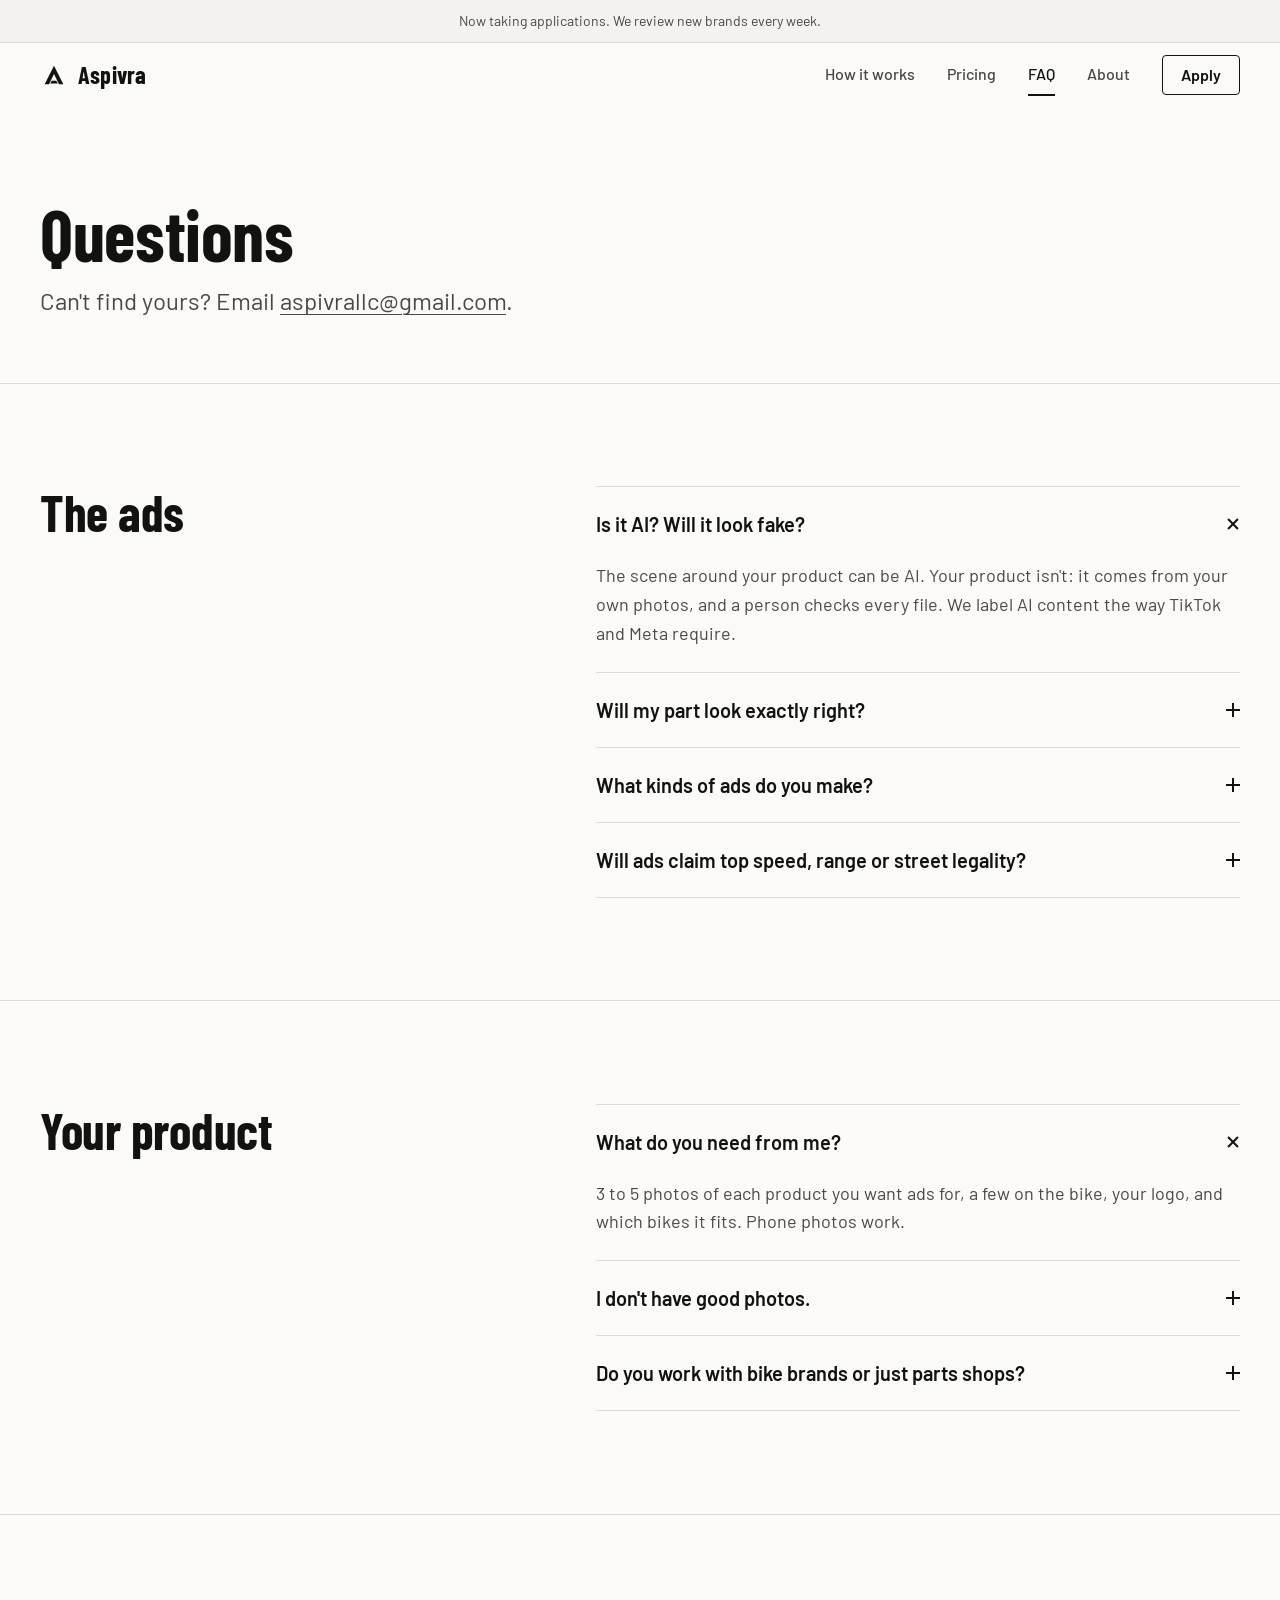
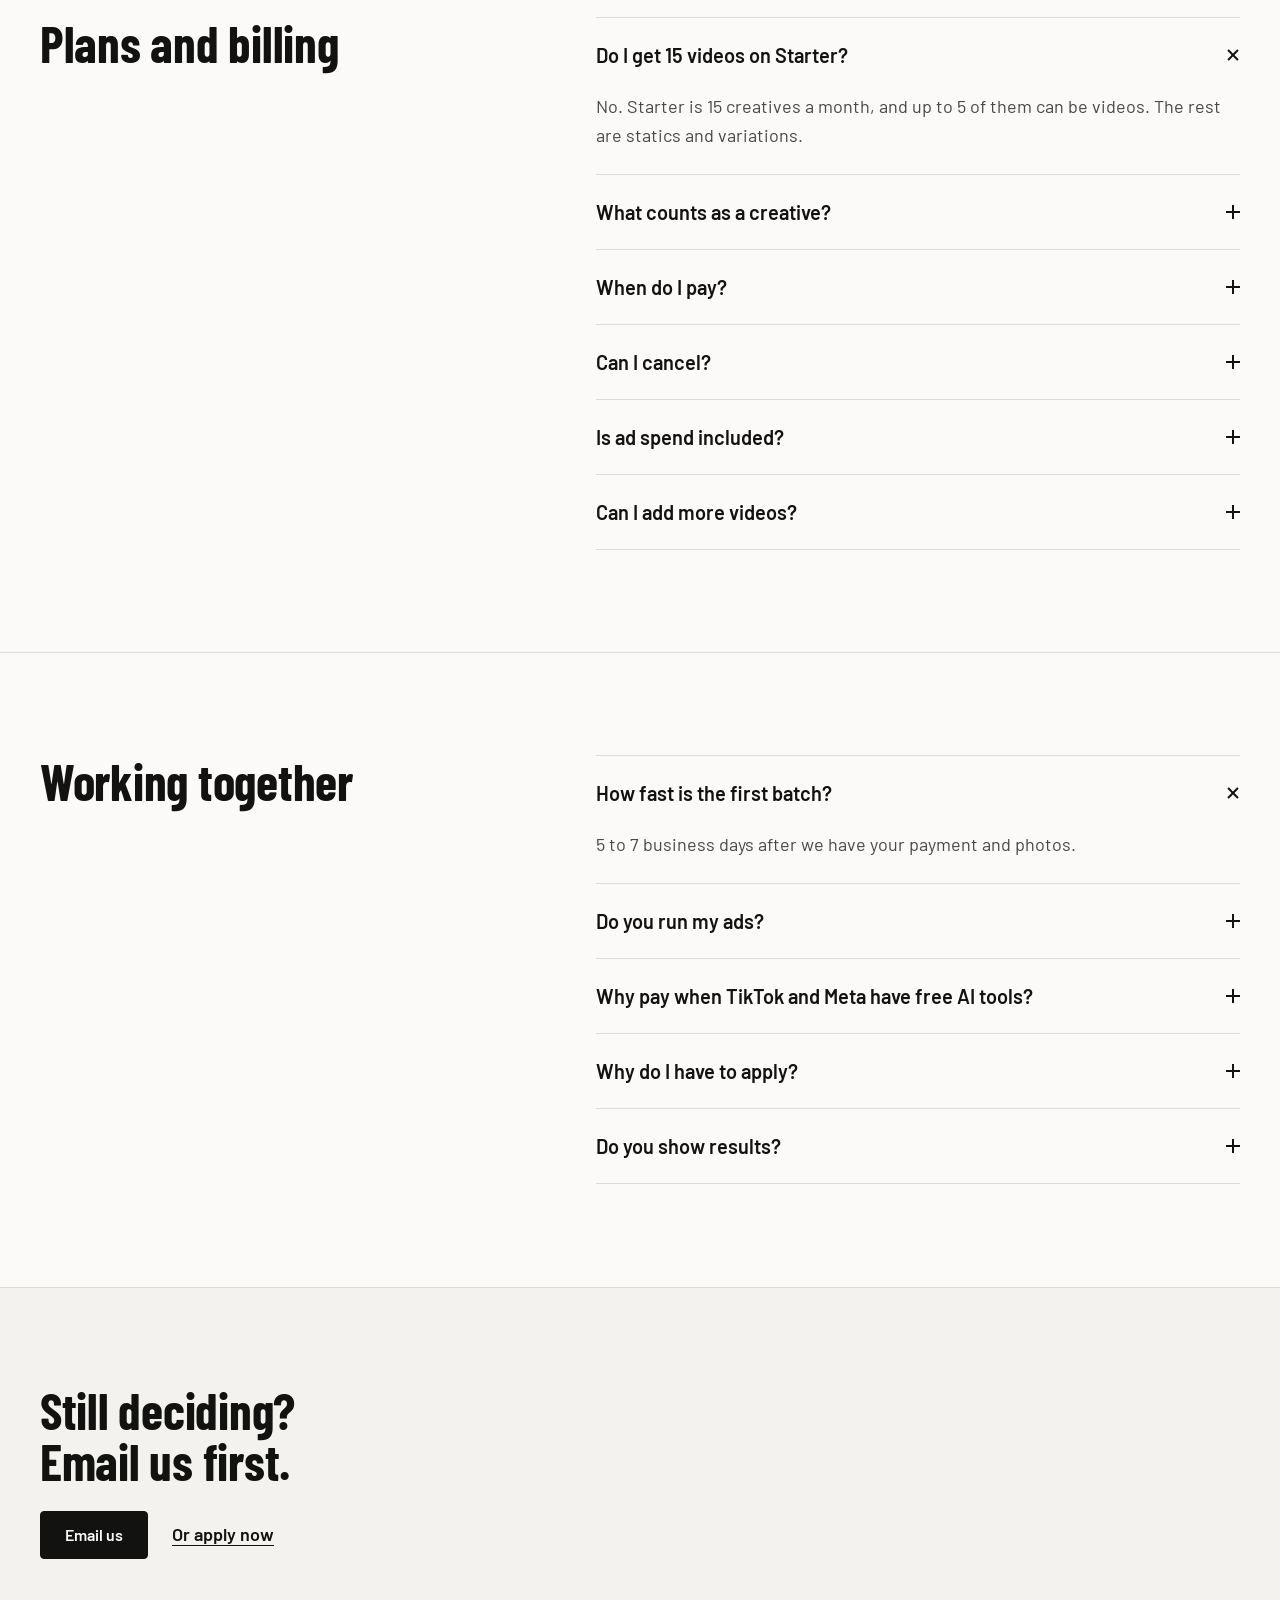
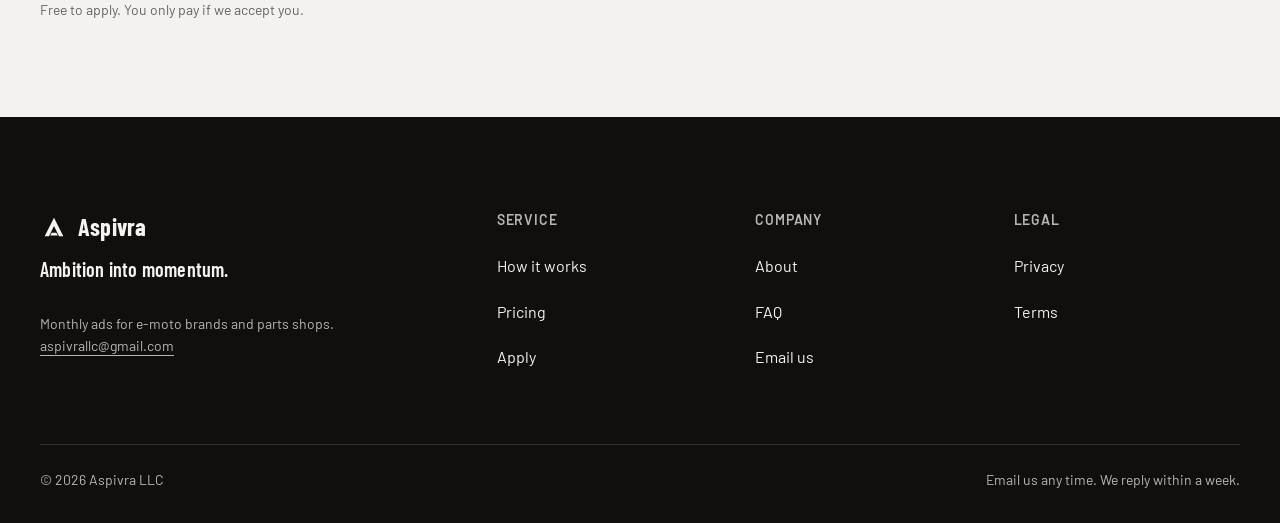
<file: faq/index.html>
<!doctype html>
<html lang="en" class="no-js">
<head>
  <meta charset="utf-8">
  <meta name="viewport" content="width=device-width, initial-scale=1">
  <script>document.documentElement.classList.remove("no-js")</script>
  <title>FAQ | Aspivra</title>
  <meta name="description" content="Answers on AI, product accuracy, plans, billing and timing for Aspivra's monthly ads for e-moto brands and parts shops.">
  <link rel="canonical" href="https://getaspivra.com/faq/">
  <meta name="theme-color" content="#fbfaf8">
  <meta name="color-scheme" content="light">
  <meta property="og:type" content="website">
  <meta property="og:site_name" content="Aspivra">
  <meta property="og:url" content="https://getaspivra.com/faq/">
  <meta property="og:title" content="FAQ | Aspivra">
  <meta property="og:description" content="Answers on AI, product accuracy, plans, billing and timing for Aspivra's monthly ads for e-moto brands and parts shops.">
  <meta property="og:image" content="https://getaspivra.com/assets/og/aspivra-og.jpg">
  <meta property="og:image:width" content="1200">
  <meta property="og:image:height" content="630">
  <meta name="twitter:card" content="summary_large_image">
  <link rel="icon" href="../favicon.ico" sizes="32x32">
  <link rel="icon" href="../assets/favicon.svg" type="image/svg+xml">
  <link rel="apple-touch-icon" href="../apple-touch-icon.png">
  <link rel="manifest" href="../site.webmanifest">
  <link rel="preconnect" href="https://fonts.googleapis.com">
  <link rel="preconnect" href="https://fonts.gstatic.com" crossorigin>
  <link href="https://fonts.googleapis.com/css2?family=Barlow+Condensed:wght@600;700&family=Barlow:wght@400;500;600&display=swap" rel="stylesheet">
  <link rel="stylesheet" href="../assets/css/site.css?v=bd12d7ff">
  
</head>
<body class="page-faq">
  <a class="skip" href="#main">Skip to content</a>
  <div class="notice"><p class="wrap" data-notice>Taking our first brands now. First batches start Oct 29.</p></div>
  <header class="site-header" data-header>
    <div class="wrap">
      <a class="brand" href="../" aria-label="Aspivra home">
        <svg viewBox="0 0 24 24" aria-hidden="true"><path fill="currentColor" d="M12 4 20 20h-3.7L12 11.2 7.7 20H4z"/><path fill="currentColor" d="M10 17h4l1.2 2.3H8.8z"/></svg>
        <span>Aspivra</span>
      </a>
      <nav class="nav" aria-label="Main">
        <a href="../how-it-works/">How it works</a>
        <a href="../pricing/">Pricing</a>
        <a href="../faq/" aria-current="page">FAQ</a>
        <a href="../about/">About</a>
      </nav>
      <a class="btn btn--secondary header-apply" href="../apply/">Apply</a>
      <button class="menu-btn" type="button" aria-expanded="false" aria-controls="menu" data-menu-open>
        <svg viewBox="0 0 24 24" fill="none" stroke="currentColor" stroke-width="1.5" aria-hidden="true"><path d="M4 7h16M4 12h16M4 17h16"/></svg>
        Menu
      </button>
    </div>
  </header>

  <dialog class="drawer" id="menu" aria-label="Menu" data-menu>
   <div class="drawer-inner">
    <div class="drawer-top">
      <a class="brand" href="../" aria-label="Aspivra home">
        <svg viewBox="0 0 24 24" aria-hidden="true"><path fill="currentColor" d="M12 4 20 20h-3.7L12 11.2 7.7 20H4z"/><path fill="currentColor" d="M10 17h4l1.2 2.3H8.8z"/></svg>
        <span>Aspivra</span>
      </a>
      <button class="menu-btn" type="button" data-menu-close aria-label="Close menu">
        <svg viewBox="0 0 24 24" fill="none" stroke="currentColor" stroke-width="1.5" aria-hidden="true"><path d="M6 6l12 12M18 6 6 18"/></svg>
      </button>
    </div>
    <nav aria-label="Menu">
      <a href="../">Home</a>
      <a href="../how-it-works/">How it works</a>
      <a href="../pricing/">Pricing</a>
      <a href="../faq/" aria-current="page">FAQ</a>
      <a href="../about/">About</a>
    </nav>
    <div class="drawer-foot">
      <a class="btn btn--block" href="../apply/">Apply</a>
      <p class="small muted">Nothing to pay today. Questions? <a href="mailto:aspivrallc@gmail.com">Email us</a></p>
    </div>
   </div>
  </dialog>

  <main id="main" tabindex="-1">
    <section class="page-hero">
      <div class="wrap">
        <h1>Questions</h1>
        <p class="lead">Can't find yours? Email <a href="mailto:aspivrallc@gmail.com">aspivrallc@gmail.com</a>.</p>
      </div>
    </section>

    <section class="section">
      <div class="wrap split">
        <div class="section-head"><h2>The ads</h2></div>
        <div class="faq">
          <details open><summary>Is it AI? Will it look fake?</summary><div><p>The scene around your product can be AI. Your product isn't: it comes from your own photos, and a person checks every file. We label AI content the way TikTok and Meta require.</p></div></details>
          <details><summary>Will my part look exactly right?</summary><div><p>That's the whole point. If anything on your product is off, from a logo to a bolt, we redo it before it ships.</p></div></details>
          <details><summary>What kinds of ads do you make?</summary><div><p>Short vertical videos and static ads: unboxings, before and after, your bike somewhere it shouldn't be, parts floating into place, and launch reveals on Scale.</p></div></details>
          <details><summary>Will ads claim top speed, range or street legality?</summary><div><p>Only what's on your own site. We use your published specs and nothing else.</p></div></details>
        </div>
      </div>
    </section>

    <section class="section section--rule">
      <div class="wrap split">
        <div class="section-head"><h2>Your product</h2></div>
        <div class="faq">
          <details open><summary>What do you need from me?</summary><div><p>3 to 5 photos of each product you want ads for, a few on the bike, your logo, and which bikes it fits. Phone photos work.</p></div></details>
          <details><summary>I don't have good photos.</summary><div><p>Send links to your own TikToks. We can pull clean frames from them.</p></div></details>
          <details><summary>Do you work with bike brands or just parts shops?</summary><div><p>Both. Parts, decals, gear and bikes, as long as it's e-moto.</p></div></details>
        </div>
      </div>
    </section>

    <section class="section section--rule">
      <div class="wrap split">
        <div class="section-head"><h2>Plans and billing</h2></div>
        <div class="faq">
          <details open><summary>Do I get 15 videos on Starter?</summary><div><p>No. Starter is 15 creatives a month, and up to 5 of them can be videos. The rest are statics and variations.</p></div></details>
          <details><summary>What counts as a creative?</summary><div><p>One finished file you can post: a video, a static, or a variation of one with a new hook or scene. Simple resizes don't count.</p></div></details>
          <details><summary>When do I pay?</summary><div><p>Not when you apply. If we accept you, we email a payment link. Your first month starts when you pay it.</p></div></details>
          <details><summary>Can I cancel?</summary><div><p>Yes. Nothing renews on its own. Each month we email a new payment link. If you don't pay it, your plan stops. No contract.</p></div></details>
          <details><summary>Is ad spend included?</summary><div><p>No. You run the ads and pay TikTok or Meta directly.</p></div></details>
          <details><summary>Can I add more videos?</summary><div><p>Yes. Extra videos are $15 each, on top of your plan.</p></div></details>
        </div>
      </div>
    </section>

    <section class="section section--rule">
      <div class="wrap split">
        <div class="section-head"><h2>Working together</h2></div>
        <div class="faq">
          <details open><summary>How fast is the first batch?</summary><div><p>5 to 7 business days after we have your payment and photos.</p></div></details>
          <details><summary>Do you run my ads?</summary><div><p>No. We make the ads. You or your ad person run them.</p></div></details>
          <details><summary>Why pay when TikTok and Meta have free AI tools?</summary><div><p>Use them for quick variations. They won't come up with a concept for your bike, check that your part came out right, or remake what did well last month. That takes a person's time. That's what you're paying for.</p></div></details>
          <details><summary>Why do I have to apply?</summary><div><p>We only take shops we can do good work for: e-moto brands, and products we can cut cleanly from your photos. If we can't, we'll tell you why. You don't pay anything either way.</p></div></details>
          <details><summary>Do you show results?</summary><div><p>Our first tests are in progress. We'll post real numbers when we have them, not before.</p></div></details>
        </div>
      </div>
    </section>

    <section class="cta-band band--paper2">
      <div class="wrap">
        <h2>Still deciding? Email us first.</h2>
        <div class="cta-row"><a class="btn" href="mailto:aspivrallc@gmail.com">Email us</a><a class="text-link" href="../apply/">Or apply now</a></div>
        <p class="cta-note">Free to apply. You only pay if we accept you.</p>
      </div>
    </section>

  </main>

  <footer class="site-footer">
    <div class="wrap">
      <div class="footer-grid">
        <div class="footer-brand">
          <a class="brand" href="../" aria-label="Aspivra home">
            <svg viewBox="0 0 24 24" aria-hidden="true" style="color:#f4f3f1"><path fill="currentColor" d="M12 4 20 20h-3.7L12 11.2 7.7 20H4z"/><path fill="currentColor" d="M10 17h4l1.2 2.3H8.8z"/></svg>
            <span>Aspivra</span>
          </a>
          <p class="footer-tagline">Ambition into momentum.</p>
          <p>Monthly ads for e-moto brands and parts shops.<br><a href="mailto:aspivrallc@gmail.com" style="color:inherit">aspivrallc@gmail.com</a></p>
        </div>
        <div class="footer-cols">
          <div>
            <h2>Service</h2>
            <ul>
              <li><a href="../how-it-works/">How it works</a></li>
              <li><a href="../pricing/">Pricing</a></li>
              <li><a href="../apply/">Apply</a></li>
            </ul>
          </div>
          <div>
            <h2>Company</h2>
            <ul>
              <li><a href="../about/">About</a></li>
              <li><a href="../faq/">FAQ</a></li>
              <li><a href="mailto:aspivrallc@gmail.com">Email us</a></li>
            </ul>
          </div>
          <div>
            <h2>Legal</h2>
            <ul>
              <li><a href="../privacy/">Privacy</a></li>
              <li><a href="../terms/">Terms</a></li>
            </ul>
          </div>
        </div>
      </div>
      <div class="footer-legal">
        <span>© 2026 Aspivra LLC</span>
        <span>Email us any time. We reply within a week.</span>
      </div>
    </div>
  </footer>
  <script src="../assets/js/site.js?v=69f130c9" defer></script>
</body>
</html>
</file>
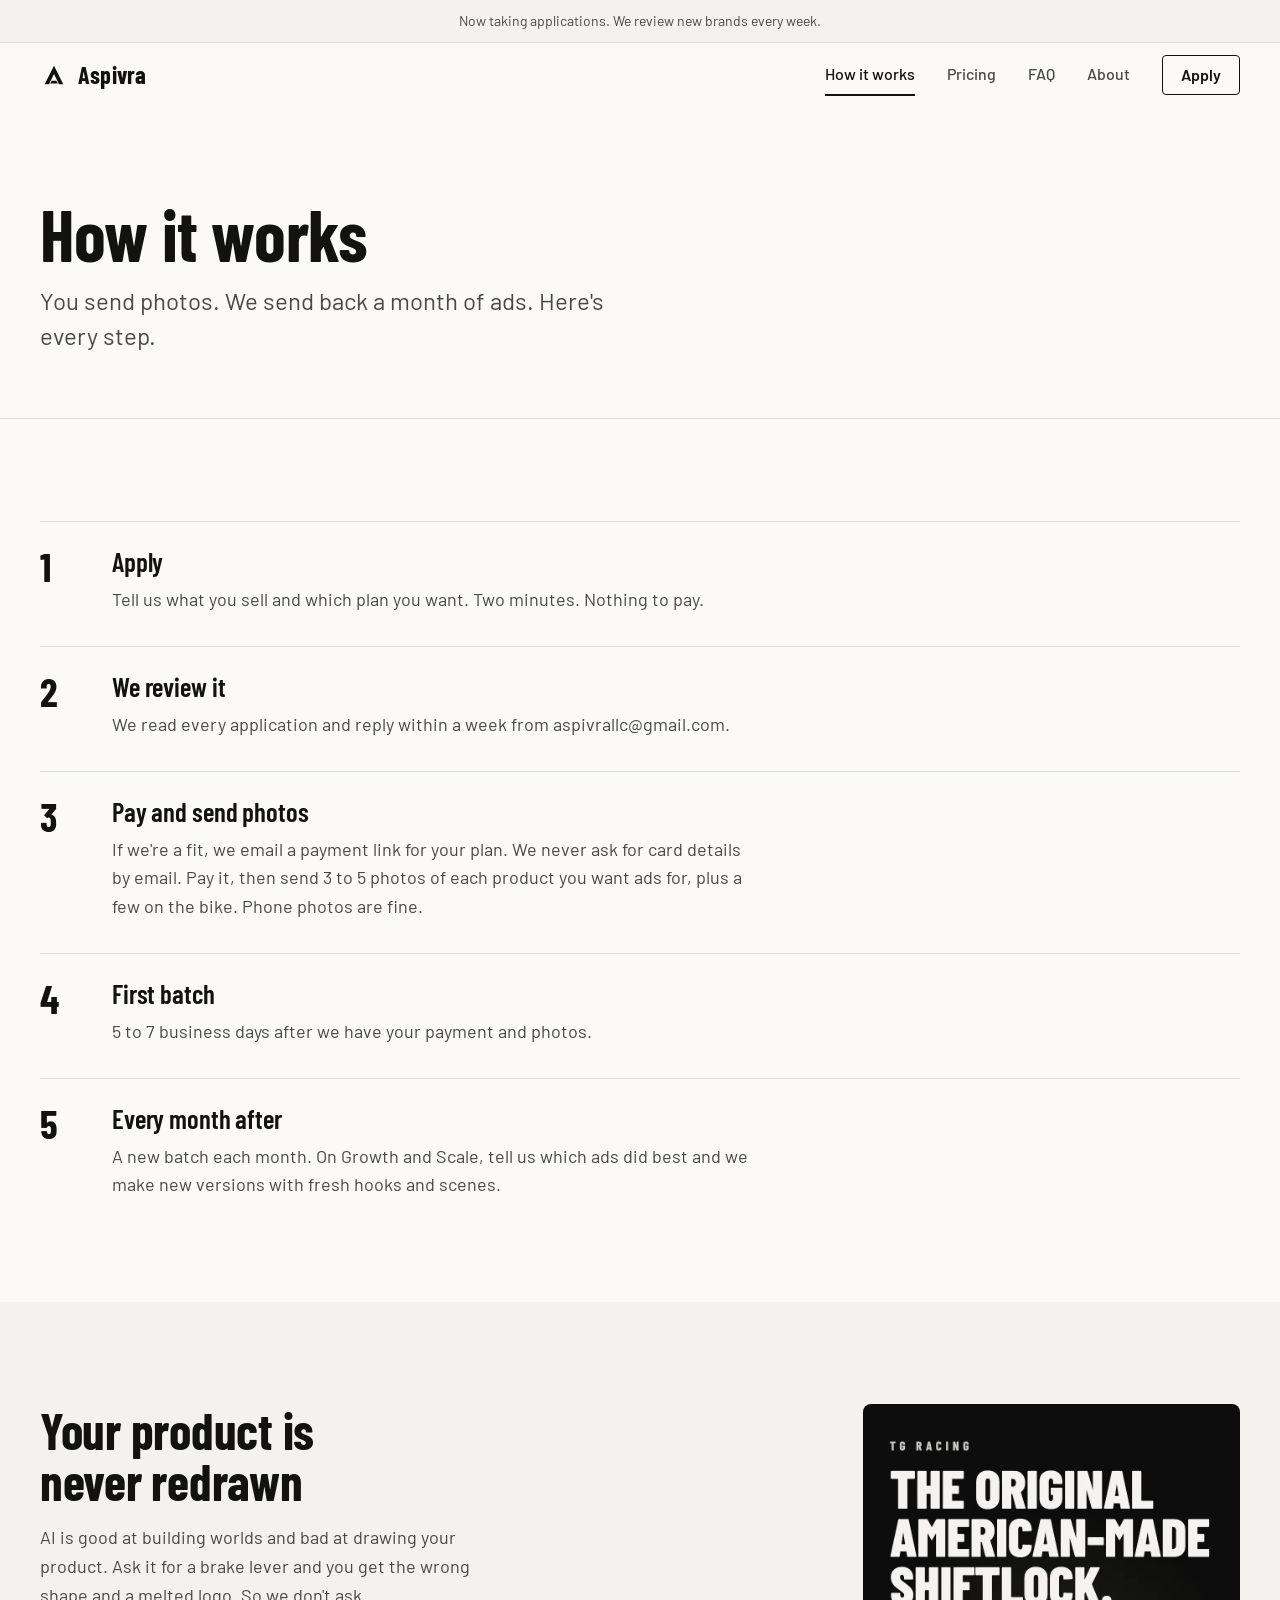
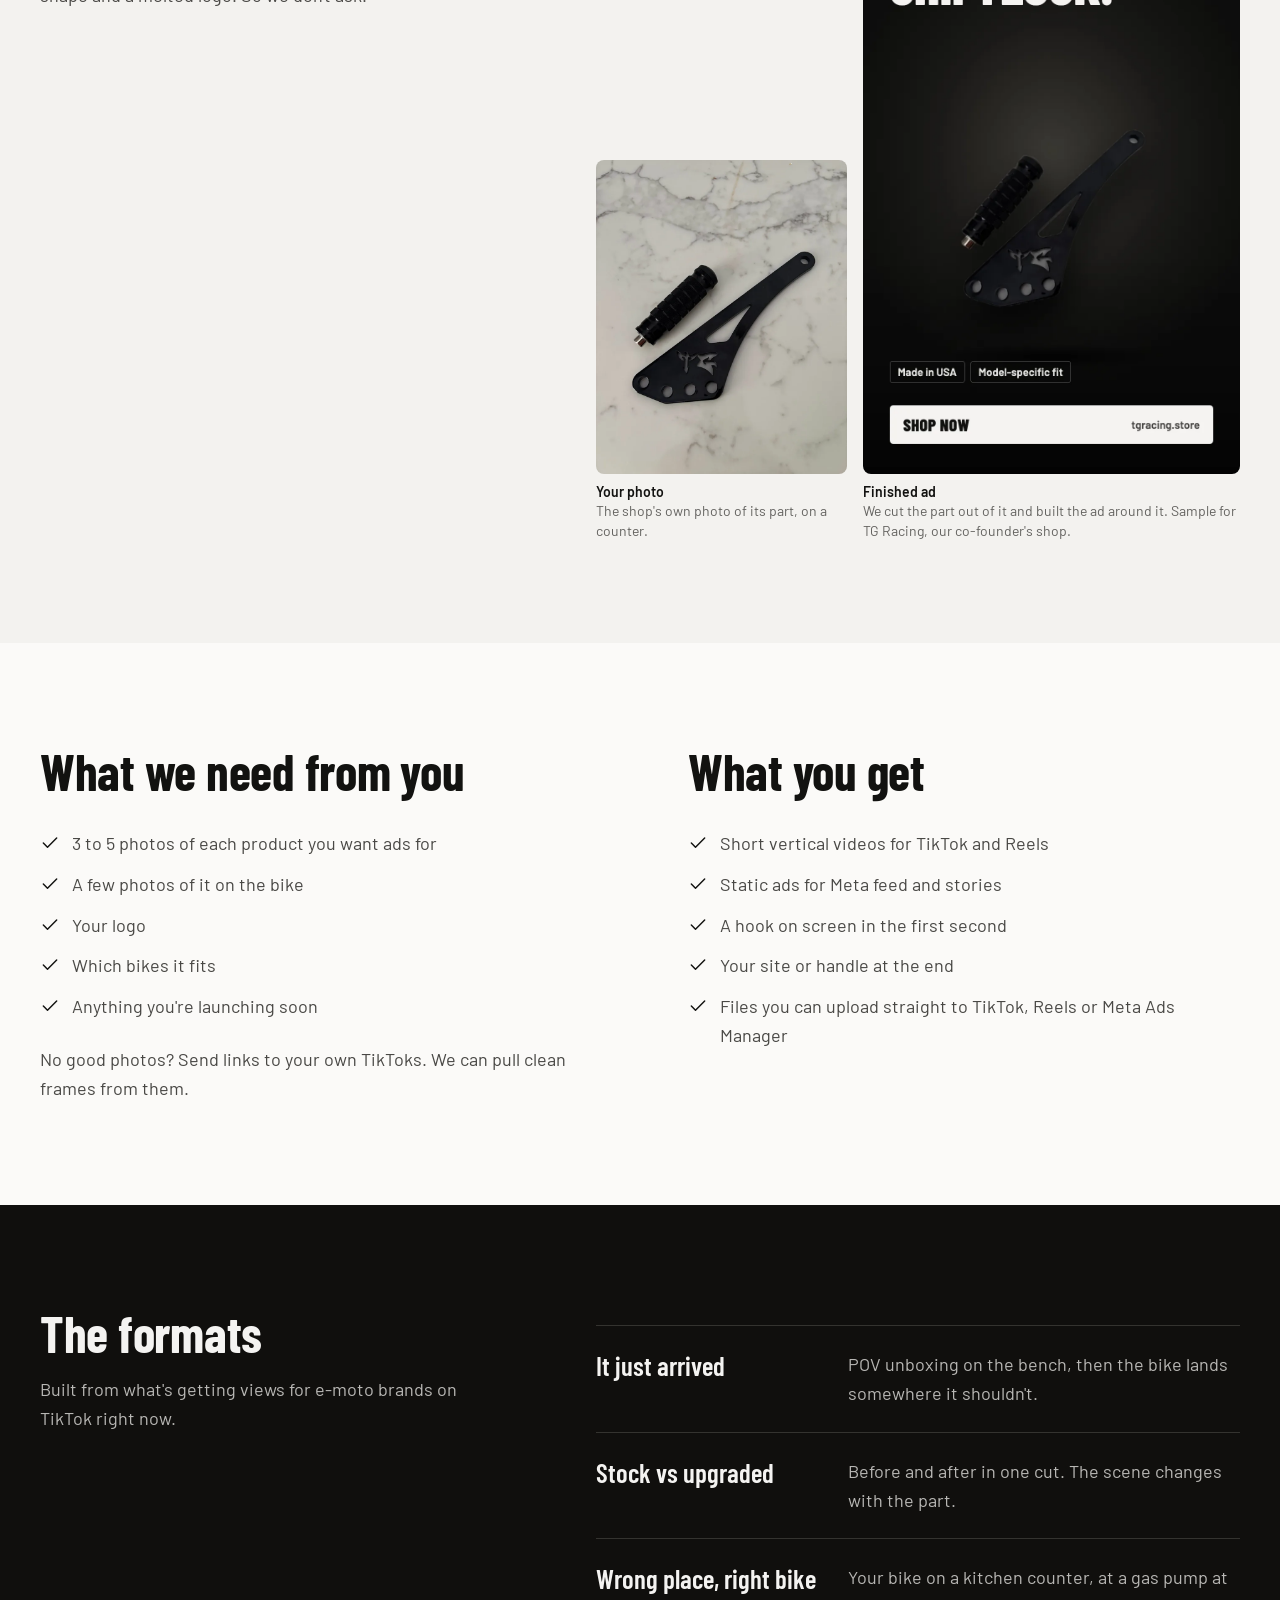
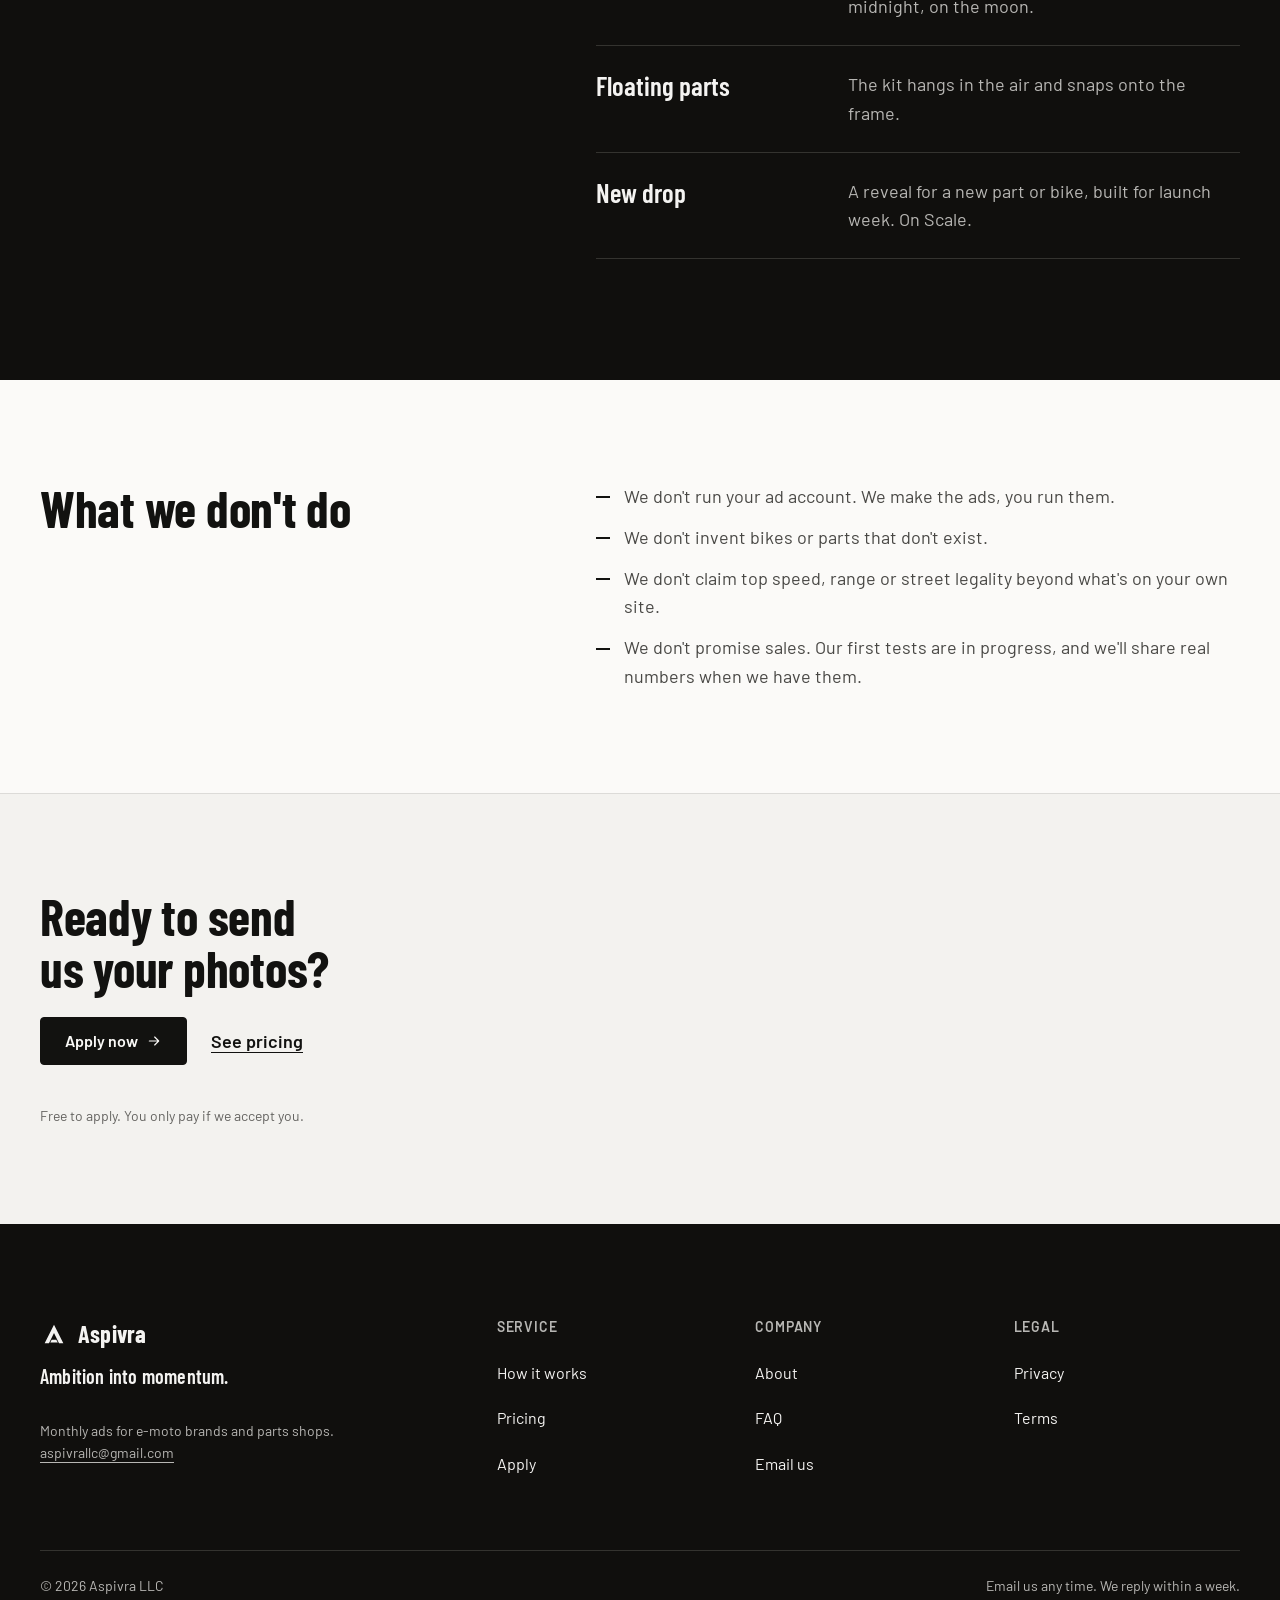
<file: how-it-works/index.html>
<!doctype html>
<html lang="en" class="no-js">
<head>
  <meta charset="utf-8">
  <meta name="viewport" content="width=device-width, initial-scale=1">
  <script>document.documentElement.classList.remove("no-js")</script>
  <title>How it works | Aspivra</title>
  <meta name="description" content="Apply, send product photos, and get a batch of video and static ads 5 to 7 business days later. Then a new batch every month.">
  <link rel="canonical" href="https://getaspivra.com/how-it-works/">
  <meta name="theme-color" content="#fbfaf8">
  <meta name="color-scheme" content="light">
  <meta property="og:type" content="website">
  <meta property="og:site_name" content="Aspivra">
  <meta property="og:url" content="https://getaspivra.com/how-it-works/">
  <meta property="og:title" content="How it works | Aspivra">
  <meta property="og:description" content="Apply, send product photos, and get a batch of video and static ads 5 to 7 business days later. Then a new batch every month.">
  <meta property="og:image" content="https://getaspivra.com/assets/og/aspivra-og.jpg">
  <meta property="og:image:width" content="1200">
  <meta property="og:image:height" content="630">
  <meta name="twitter:card" content="summary_large_image">
  <link rel="icon" href="../favicon.ico" sizes="32x32">
  <link rel="icon" href="../assets/favicon.svg" type="image/svg+xml">
  <link rel="apple-touch-icon" href="../apple-touch-icon.png">
  <link rel="manifest" href="../site.webmanifest">
  <link rel="preconnect" href="https://fonts.googleapis.com">
  <link rel="preconnect" href="https://fonts.gstatic.com" crossorigin>
  <link href="https://fonts.googleapis.com/css2?family=Barlow+Condensed:wght@600;700&family=Barlow:wght@400;500;600&display=swap" rel="stylesheet">
  <link rel="stylesheet" href="../assets/css/site.css?v=bd12d7ff">
  
</head>
<body class="page-how-it-works">
  <a class="skip" href="#main">Skip to content</a>
  <div class="notice"><p class="wrap" data-notice>Taking our first brands now. First batches start Oct 29.</p></div>
  <header class="site-header" data-header>
    <div class="wrap">
      <a class="brand" href="../" aria-label="Aspivra home">
        <svg viewBox="0 0 24 24" aria-hidden="true"><path fill="currentColor" d="M12 4 20 20h-3.7L12 11.2 7.7 20H4z"/><path fill="currentColor" d="M10 17h4l1.2 2.3H8.8z"/></svg>
        <span>Aspivra</span>
      </a>
      <nav class="nav" aria-label="Main">
        <a href="../how-it-works/" aria-current="page">How it works</a>
        <a href="../pricing/">Pricing</a>
        <a href="../faq/">FAQ</a>
        <a href="../about/">About</a>
      </nav>
      <a class="btn btn--secondary header-apply" href="../apply/">Apply</a>
      <button class="menu-btn" type="button" aria-expanded="false" aria-controls="menu" data-menu-open>
        <svg viewBox="0 0 24 24" fill="none" stroke="currentColor" stroke-width="1.5" aria-hidden="true"><path d="M4 7h16M4 12h16M4 17h16"/></svg>
        Menu
      </button>
    </div>
  </header>

  <dialog class="drawer" id="menu" aria-label="Menu" data-menu>
   <div class="drawer-inner">
    <div class="drawer-top">
      <a class="brand" href="../" aria-label="Aspivra home">
        <svg viewBox="0 0 24 24" aria-hidden="true"><path fill="currentColor" d="M12 4 20 20h-3.7L12 11.2 7.7 20H4z"/><path fill="currentColor" d="M10 17h4l1.2 2.3H8.8z"/></svg>
        <span>Aspivra</span>
      </a>
      <button class="menu-btn" type="button" data-menu-close aria-label="Close menu">
        <svg viewBox="0 0 24 24" fill="none" stroke="currentColor" stroke-width="1.5" aria-hidden="true"><path d="M6 6l12 12M18 6 6 18"/></svg>
      </button>
    </div>
    <nav aria-label="Menu">
      <a href="../">Home</a>
      <a href="../how-it-works/" aria-current="page">How it works</a>
      <a href="../pricing/">Pricing</a>
      <a href="../faq/">FAQ</a>
      <a href="../about/">About</a>
    </nav>
    <div class="drawer-foot">
      <a class="btn btn--block" href="../apply/">Apply</a>
      <p class="small muted">Nothing to pay today. Questions? <a href="mailto:aspivrallc@gmail.com">Email us</a></p>
    </div>
   </div>
  </dialog>

  <main id="main" tabindex="-1">
    <section class="page-hero">
      <div class="wrap">
        <h1>How it works</h1>
        <p class="lead">You send photos. We send back a month of ads. Here's every step.</p>
      </div>
    </section>

    <section class="section">
      <div class="wrap">
        <ol class="steps">
          <li><div><h2 class="h3">Apply</h2><p>Tell us what you sell and which plan you want. Two minutes. Nothing to pay.</p></div></li>
          <li><div><h2 class="h3">We review it</h2><p>We read every application and reply within a week from aspivrallc@gmail.com.</p></div></li>
          <li><div><h2 class="h3">Pay and send photos</h2><p>If we're a fit, we email a payment link for your plan. We never ask for card details by email. Pay it, then send 3 to 5 photos of each product you want ads for, plus a few on the bike. Phone photos are fine.</p></div></li>
          <li><div><h2 class="h3">First batch</h2><p>5 to 7 business days after we have your payment and photos.</p></div></li>
          <li><div><h2 class="h3">Every month after</h2><p>A new batch each month. On Growth and Scale, tell us which ads did best and we make new versions with fresh hooks and scenes.</p></div></li>
        </ol>
      </div>
    </section>

    <section class="section band--paper2">
      <div class="wrap split">
        <div class="section-head">
          <h2>Your product is never redrawn</h2>
          <p>AI is good at building worlds and bad at drawing your product. Ask it for a brake lever and you get the wrong shape and a melted logo. So we don't ask.</p>
        </div>
        <div class="swap" role="group" aria-label="A shop photo and the ad made from it">
          <figure class="swap-in">
            <img src="../assets/img/sample-in-4.webp" width="800" height="1000" loading="lazy" alt="Photo of a black TG Racing shift lock lying on a marble counter">
            <figcaption><b>Your photo</b>The shop's own photo of its part, on a counter.</figcaption>
          </figure>
          <figure class="swap-out">
            <img src="../assets/img/sample-ad-3.webp" width="900" height="1600" loading="lazy" alt="Finished 9:16 static ad: the same shift lock cut out on a dark studio background under the headline The original American-made Shiftlock">
            <figcaption><b>Finished ad</b>We cut the part out of it and built the ad around it. Sample for TG Racing, our co-founder's shop.</figcaption>
          </figure>
        </div>
      </div>
    </section>

    <section class="section">
      <div class="wrap split split--even">
        <div>
          <h2 style="margin-bottom:var(--space-lg)">What we need from you</h2>
          <ul class="checks">
            <li><svg viewBox="0 0 24 24" fill="none" stroke="currentColor" stroke-width="1.75" stroke-linecap="round" stroke-linejoin="round" aria-hidden="true"><path d="M20 6 9 17l-5-5"/></svg><span>3 to 5 photos of each product you want ads for</span></li>
            <li><svg viewBox="0 0 24 24" fill="none" stroke="currentColor" stroke-width="1.75" stroke-linecap="round" stroke-linejoin="round" aria-hidden="true"><path d="M20 6 9 17l-5-5"/></svg><span>A few photos of it on the bike</span></li>
            <li><svg viewBox="0 0 24 24" fill="none" stroke="currentColor" stroke-width="1.75" stroke-linecap="round" stroke-linejoin="round" aria-hidden="true"><path d="M20 6 9 17l-5-5"/></svg><span>Your logo</span></li>
            <li><svg viewBox="0 0 24 24" fill="none" stroke="currentColor" stroke-width="1.75" stroke-linecap="round" stroke-linejoin="round" aria-hidden="true"><path d="M20 6 9 17l-5-5"/></svg><span>Which bikes it fits</span></li>
            <li><svg viewBox="0 0 24 24" fill="none" stroke="currentColor" stroke-width="1.75" stroke-linecap="round" stroke-linejoin="round" aria-hidden="true"><path d="M20 6 9 17l-5-5"/></svg><span>Anything you're launching soon</span></li>
          </ul>
          <p class="muted" style="margin-top:var(--space-md)">No good photos? Send links to your own TikToks. We can pull clean frames from them.</p>
        </div>
        <div>
          <h2 style="margin-bottom:var(--space-lg)">What you get</h2>
          <ul class="checks">
            <li><svg viewBox="0 0 24 24" fill="none" stroke="currentColor" stroke-width="1.75" stroke-linecap="round" stroke-linejoin="round" aria-hidden="true"><path d="M20 6 9 17l-5-5"/></svg><span>Short vertical videos for TikTok and Reels</span></li>
            <li><svg viewBox="0 0 24 24" fill="none" stroke="currentColor" stroke-width="1.75" stroke-linecap="round" stroke-linejoin="round" aria-hidden="true"><path d="M20 6 9 17l-5-5"/></svg><span>Static ads for Meta feed and stories</span></li>
            <li><svg viewBox="0 0 24 24" fill="none" stroke="currentColor" stroke-width="1.75" stroke-linecap="round" stroke-linejoin="round" aria-hidden="true"><path d="M20 6 9 17l-5-5"/></svg><span>A hook on screen in the first second</span></li>
            <li><svg viewBox="0 0 24 24" fill="none" stroke="currentColor" stroke-width="1.75" stroke-linecap="round" stroke-linejoin="round" aria-hidden="true"><path d="M20 6 9 17l-5-5"/></svg><span>Your site or handle at the end</span></li>
            <li><svg viewBox="0 0 24 24" fill="none" stroke="currentColor" stroke-width="1.75" stroke-linecap="round" stroke-linejoin="round" aria-hidden="true"><path d="M20 6 9 17l-5-5"/></svg><span>Files you can upload straight to TikTok, Reels or Meta Ads Manager</span></li>
          </ul>
        </div>
      </div>
    </section>

    <section class="section band--night">
      <div class="wrap split">
        <div class="section-head">
          <h2>The formats</h2>
          <p>Built from what's getting views for e-moto brands on TikTok right now.</p>
        </div>
        <dl class="rule-list">
          <div><dt>It just arrived</dt><dd>POV unboxing on the bench, then the bike lands somewhere it shouldn't.</dd></div>
          <div><dt>Stock vs upgraded</dt><dd>Before and after in one cut. The scene changes with the part.</dd></div>
          <div><dt>Wrong place, right bike</dt><dd>Your bike on a kitchen counter, at a gas pump at midnight, on the moon.</dd></div>
          <div><dt>Floating parts</dt><dd>The kit hangs in the air and snaps onto the frame.</dd></div>
          <div><dt>New drop</dt><dd>A reveal for a new part or bike, built for launch week. On Scale.</dd></div>
        </dl>
      </div>
    </section>

    <section class="section">
      <div class="wrap split">
        <div class="section-head">
          <h2>What we don't do</h2>
        </div>
        <ul class="plain-list">
          <li>We don't run your ad account. We make the ads, you run them.</li>
          <li>We don't invent bikes or parts that don't exist.</li>
          <li>We don't claim top speed, range or street legality beyond what's on your own site.</li>
          <li>We don't promise sales. Our first tests are in progress, and we'll share real numbers when we have them.</li>
        </ul>
      </div>
    </section>

    <section class="cta-band band--paper2">
      <div class="wrap">
        <h2>Ready to send us your photos?</h2>
        <div class="cta-row">
          <a class="btn" href="../apply/">Apply now <svg viewBox="0 0 24 24" fill="none" stroke="currentColor" stroke-width="1.75" stroke-linecap="round" stroke-linejoin="round" aria-hidden="true"><path d="M5 12h14M13 6l6 6-6 6"/></svg></a>
          <a class="text-link" href="../pricing/">See pricing</a>
        </div>
        <p class="cta-note">Free to apply. You only pay if we accept you.</p>
      </div>
    </section>

  </main>

  <footer class="site-footer">
    <div class="wrap">
      <div class="footer-grid">
        <div class="footer-brand">
          <a class="brand" href="../" aria-label="Aspivra home">
            <svg viewBox="0 0 24 24" aria-hidden="true" style="color:#f4f3f1"><path fill="currentColor" d="M12 4 20 20h-3.7L12 11.2 7.7 20H4z"/><path fill="currentColor" d="M10 17h4l1.2 2.3H8.8z"/></svg>
            <span>Aspivra</span>
          </a>
          <p class="footer-tagline">Ambition into momentum.</p>
          <p>Monthly ads for e-moto brands and parts shops.<br><a href="mailto:aspivrallc@gmail.com" style="color:inherit">aspivrallc@gmail.com</a></p>
        </div>
        <div class="footer-cols">
          <div>
            <h2>Service</h2>
            <ul>
              <li><a href="../how-it-works/">How it works</a></li>
              <li><a href="../pricing/">Pricing</a></li>
              <li><a href="../apply/">Apply</a></li>
            </ul>
          </div>
          <div>
            <h2>Company</h2>
            <ul>
              <li><a href="../about/">About</a></li>
              <li><a href="../faq/">FAQ</a></li>
              <li><a href="mailto:aspivrallc@gmail.com">Email us</a></li>
            </ul>
          </div>
          <div>
            <h2>Legal</h2>
            <ul>
              <li><a href="../privacy/">Privacy</a></li>
              <li><a href="../terms/">Terms</a></li>
            </ul>
          </div>
        </div>
      </div>
      <div class="footer-legal">
        <span>© 2026 Aspivra LLC</span>
        <span>Email us any time. We reply within a week.</span>
      </div>
    </div>
  </footer>
  <script src="../assets/js/site.js?v=69f130c9" defer></script>
</body>
</html>
</file>
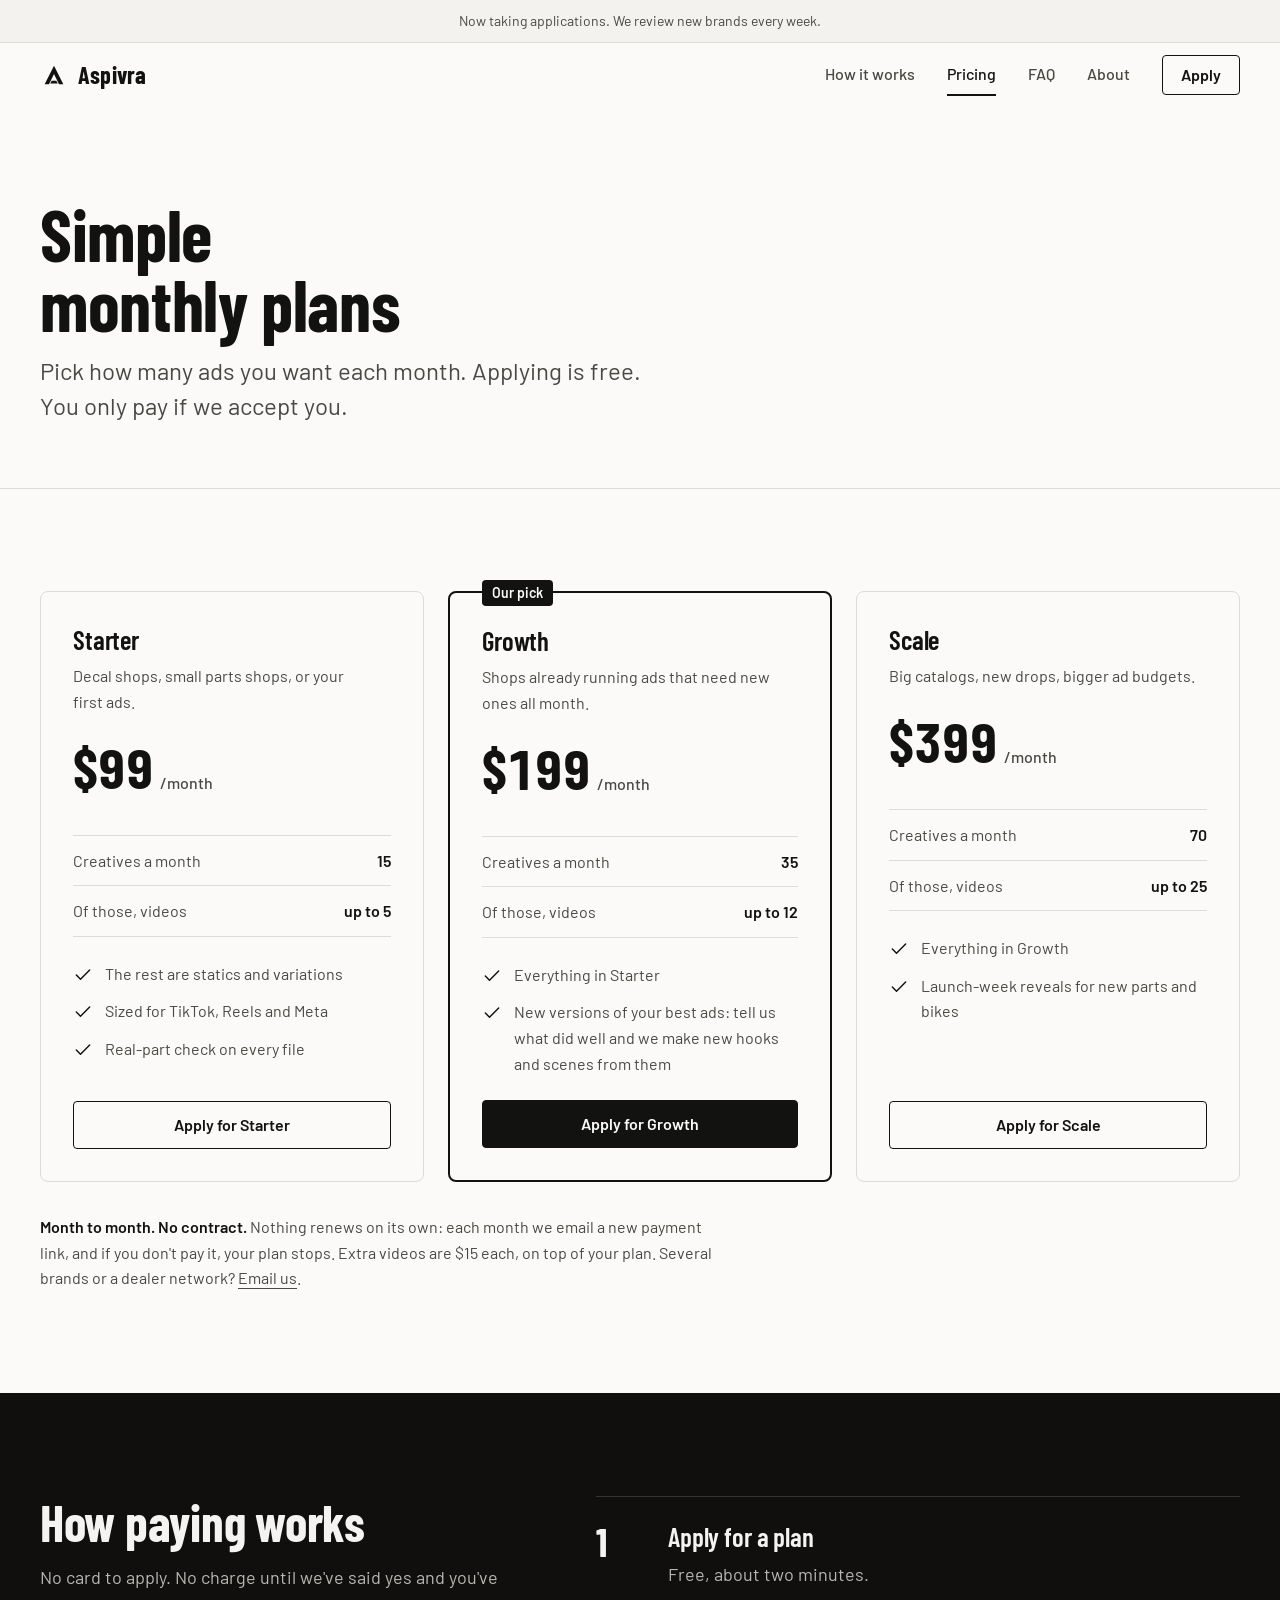
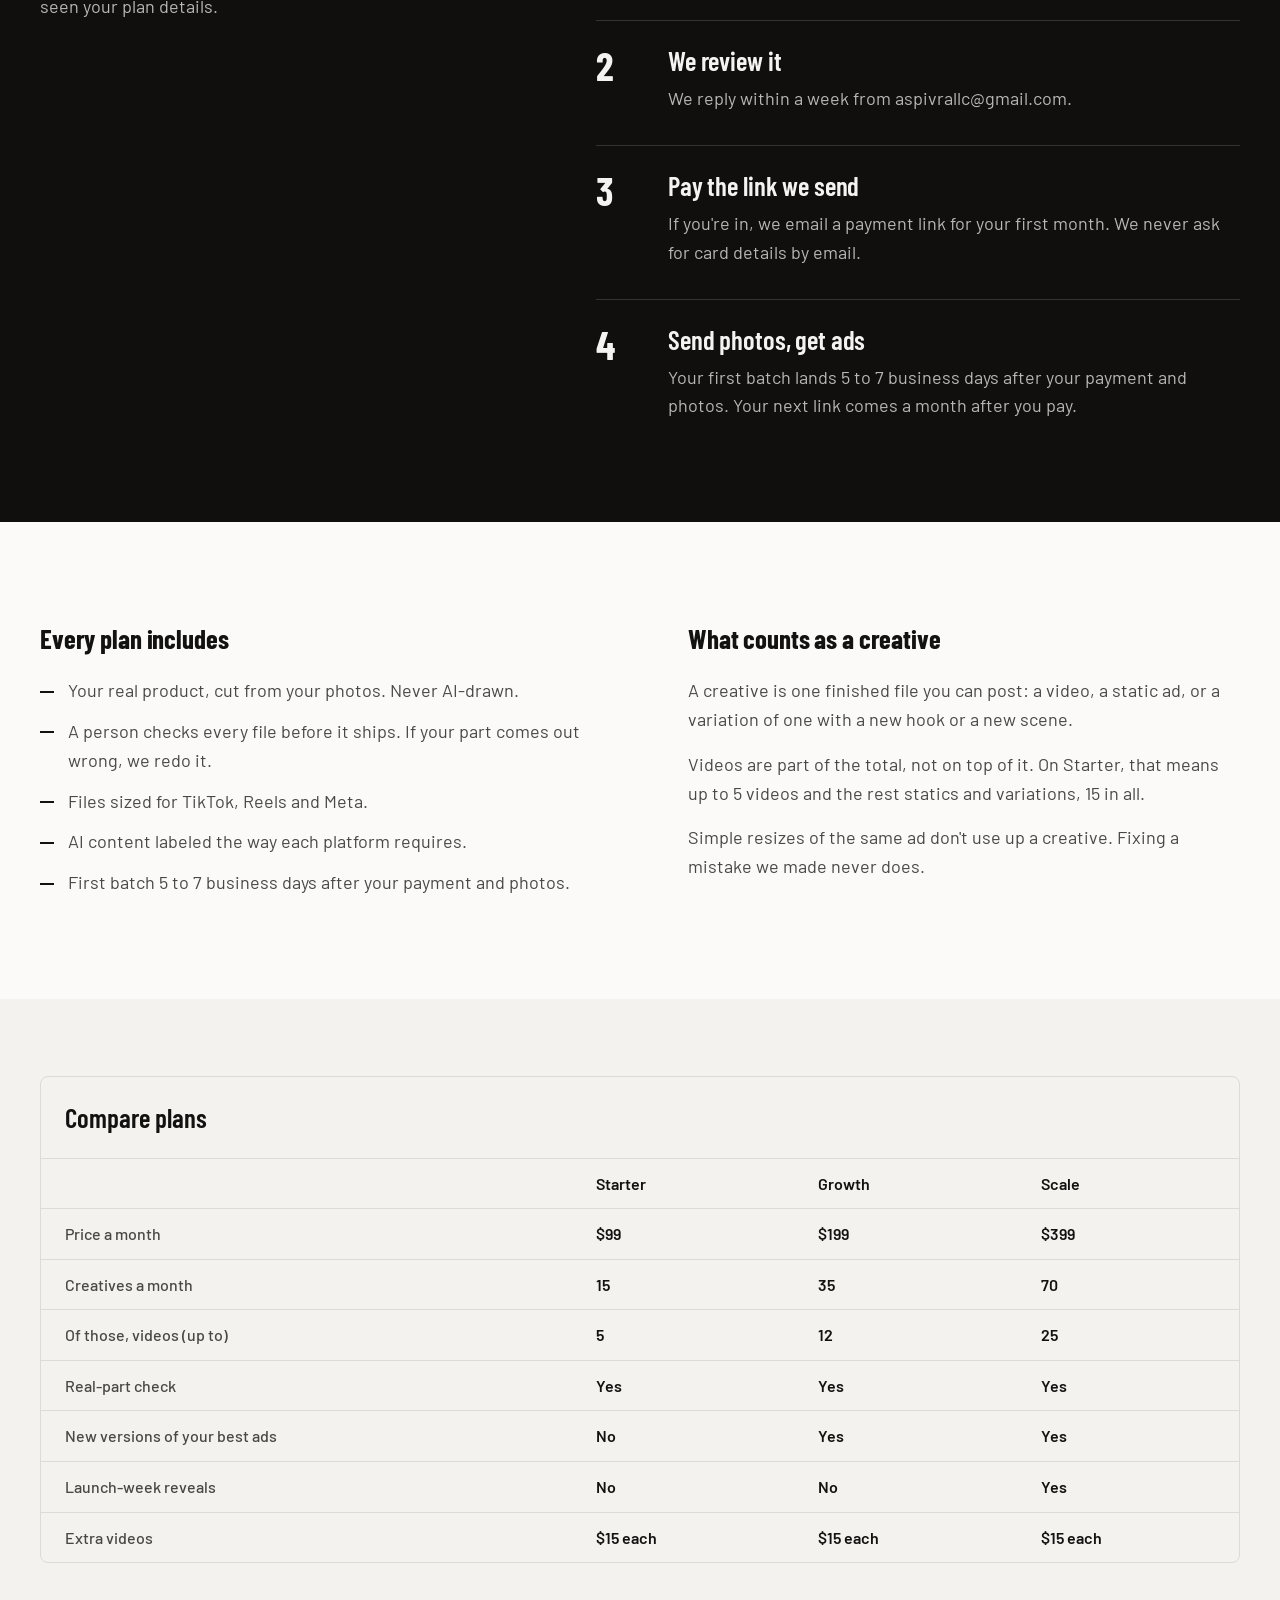
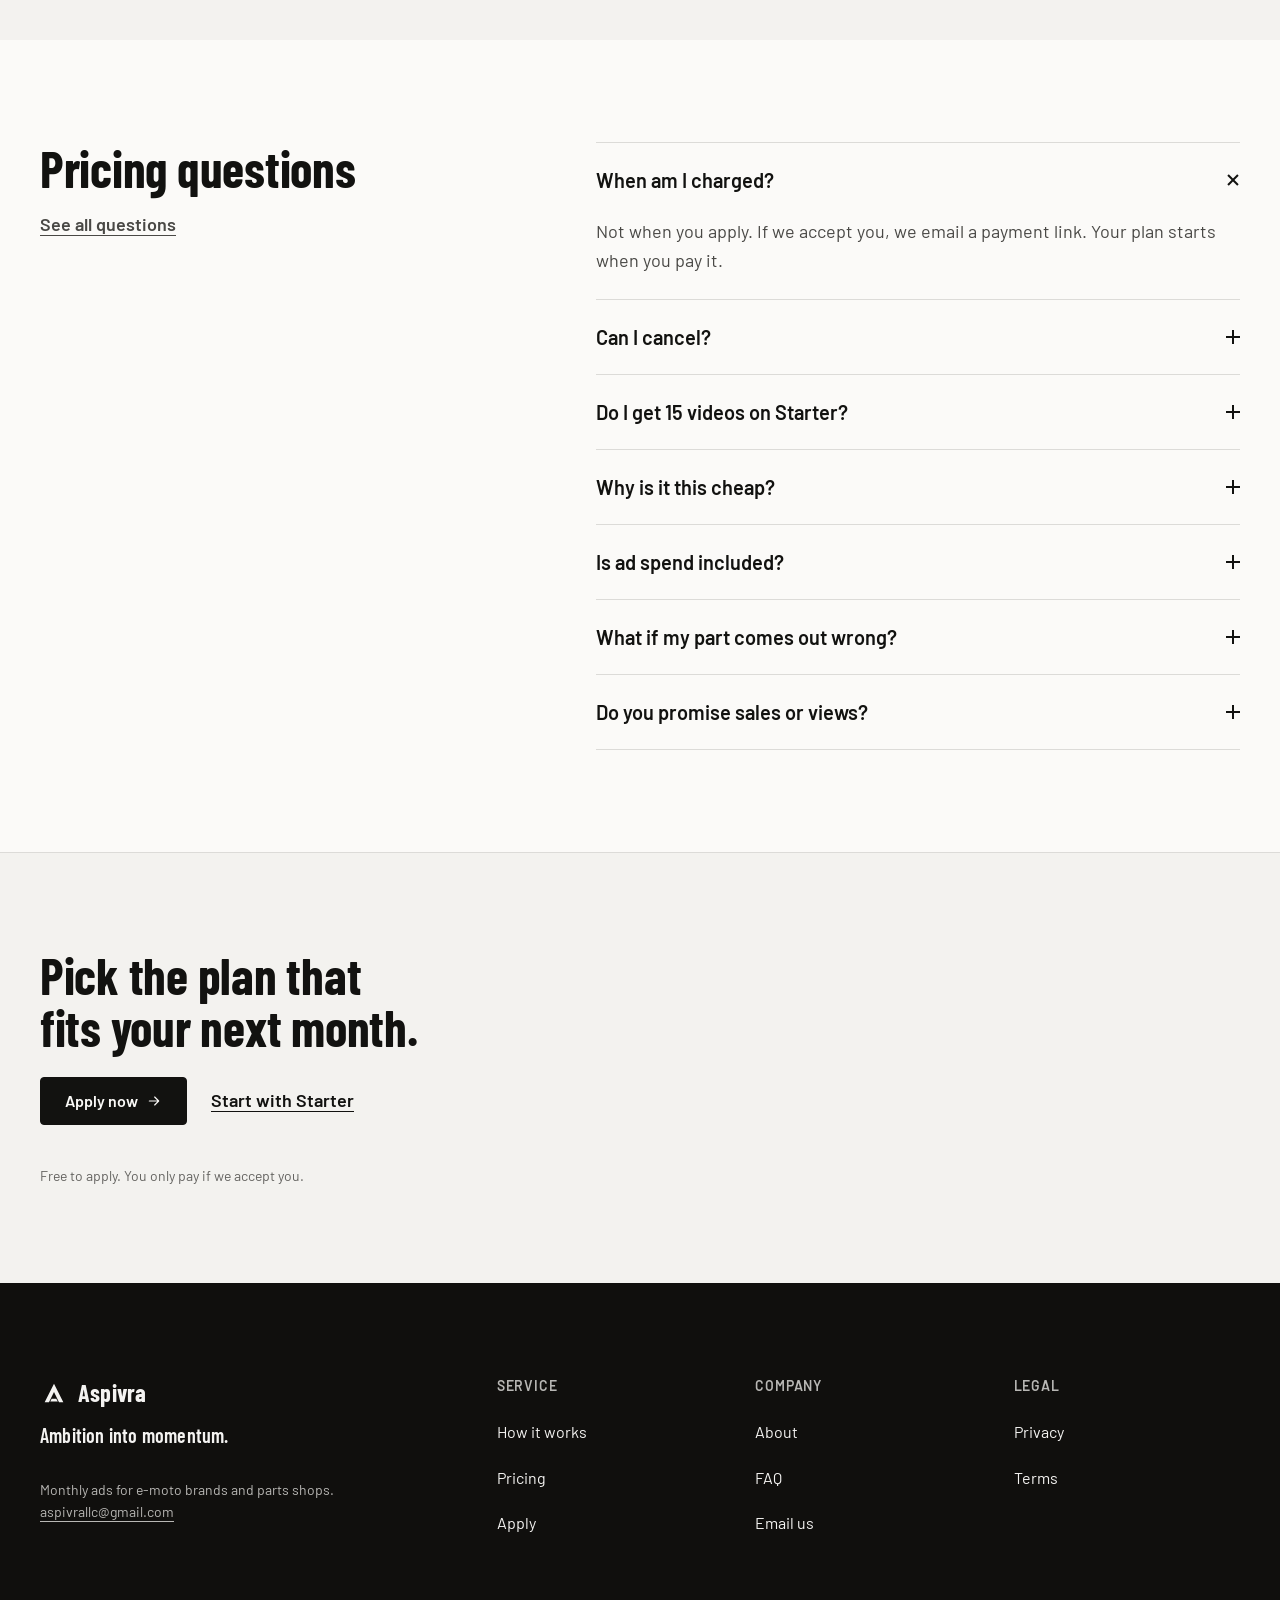
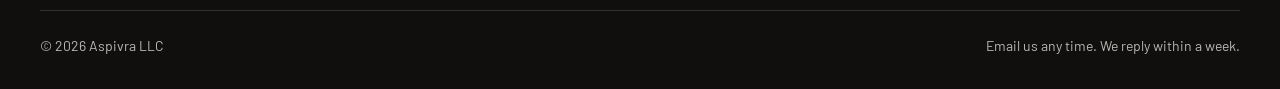
<file: pricing/index.html>
<!doctype html>
<html lang="en" class="no-js">
<head>
  <meta charset="utf-8">
  <meta name="viewport" content="width=device-width, initial-scale=1">
  <script>document.documentElement.classList.remove("no-js")</script>
  <title>Pricing | Aspivra</title>
  <meta name="description" content="Starter $99, Growth $199, Scale $399 a month. Video and static ads for e-moto brands and parts shops. Free to apply, you only pay if we accept you.">
  <link rel="canonical" href="https://getaspivra.com/pricing/">
  <meta name="theme-color" content="#fbfaf8">
  <meta name="color-scheme" content="light">
  <meta property="og:type" content="website">
  <meta property="og:site_name" content="Aspivra">
  <meta property="og:url" content="https://getaspivra.com/pricing/">
  <meta property="og:title" content="Pricing | Aspivra">
  <meta property="og:description" content="Starter $99, Growth $199, Scale $399 a month. Video and static ads for e-moto brands and parts shops. Free to apply, you only pay if we accept you.">
  <meta property="og:image" content="https://getaspivra.com/assets/og/aspivra-og.jpg">
  <meta property="og:image:width" content="1200">
  <meta property="og:image:height" content="630">
  <meta name="twitter:card" content="summary_large_image">
  <link rel="icon" href="../favicon.ico" sizes="32x32">
  <link rel="icon" href="../assets/favicon.svg" type="image/svg+xml">
  <link rel="apple-touch-icon" href="../apple-touch-icon.png">
  <link rel="manifest" href="../site.webmanifest">
  <link rel="preconnect" href="https://fonts.googleapis.com">
  <link rel="preconnect" href="https://fonts.gstatic.com" crossorigin>
  <link href="https://fonts.googleapis.com/css2?family=Barlow+Condensed:wght@600;700&family=Barlow:wght@400;500;600&display=swap" rel="stylesheet">
  <link rel="stylesheet" href="../assets/css/site.css?v=bd12d7ff">
  
</head>
<body class="page-pricing">
  <a class="skip" href="#main">Skip to content</a>
  <div class="notice"><p class="wrap" data-notice>Taking our first brands now. First batches start Oct 29.</p></div>
  <header class="site-header" data-header>
    <div class="wrap">
      <a class="brand" href="../" aria-label="Aspivra home">
        <svg viewBox="0 0 24 24" aria-hidden="true"><path fill="currentColor" d="M12 4 20 20h-3.7L12 11.2 7.7 20H4z"/><path fill="currentColor" d="M10 17h4l1.2 2.3H8.8z"/></svg>
        <span>Aspivra</span>
      </a>
      <nav class="nav" aria-label="Main">
        <a href="../how-it-works/">How it works</a>
        <a href="../pricing/" aria-current="page">Pricing</a>
        <a href="../faq/">FAQ</a>
        <a href="../about/">About</a>
      </nav>
      <a class="btn btn--secondary header-apply" href="../apply/">Apply</a>
      <button class="menu-btn" type="button" aria-expanded="false" aria-controls="menu" data-menu-open>
        <svg viewBox="0 0 24 24" fill="none" stroke="currentColor" stroke-width="1.5" aria-hidden="true"><path d="M4 7h16M4 12h16M4 17h16"/></svg>
        Menu
      </button>
    </div>
  </header>

  <dialog class="drawer" id="menu" aria-label="Menu" data-menu>
   <div class="drawer-inner">
    <div class="drawer-top">
      <a class="brand" href="../" aria-label="Aspivra home">
        <svg viewBox="0 0 24 24" aria-hidden="true"><path fill="currentColor" d="M12 4 20 20h-3.7L12 11.2 7.7 20H4z"/><path fill="currentColor" d="M10 17h4l1.2 2.3H8.8z"/></svg>
        <span>Aspivra</span>
      </a>
      <button class="menu-btn" type="button" data-menu-close aria-label="Close menu">
        <svg viewBox="0 0 24 24" fill="none" stroke="currentColor" stroke-width="1.5" aria-hidden="true"><path d="M6 6l12 12M18 6 6 18"/></svg>
      </button>
    </div>
    <nav aria-label="Menu">
      <a href="../">Home</a>
      <a href="../how-it-works/">How it works</a>
      <a href="../pricing/" aria-current="page">Pricing</a>
      <a href="../faq/">FAQ</a>
      <a href="../about/">About</a>
    </nav>
    <div class="drawer-foot">
      <a class="btn btn--block" href="../apply/">Apply</a>
      <p class="small muted">Nothing to pay today. Questions? <a href="mailto:aspivrallc@gmail.com">Email us</a></p>
    </div>
   </div>
  </dialog>

  <main id="main" tabindex="-1">
    <section class="page-hero">
      <div class="wrap">
        <h1>Simple monthly plans</h1>
        <p class="lead">Pick how many ads you want each month. Applying is free. You only pay if we accept you.</p>
      </div>
    </section>

    <section class="section">
      <div class="wrap">
        <div class="plans">
          <article class="plan">
            <div class="plan-head">
              <h2 class="h3">Starter</h2>
              <p>Decal shops, small parts shops, or your first ads.</p>
            </div>
            <p class="price">$99<small>/month</small></p>
            <dl>
              <div><dt>Creatives a month</dt><dd>15</dd></div>
              <div><dt>Of those, videos</dt><dd>up to 5</dd></div>
            </dl>
            <ul class="checks">
              <li><svg viewBox="0 0 24 24" fill="none" stroke="currentColor" stroke-width="1.75" stroke-linecap="round" stroke-linejoin="round" aria-hidden="true"><path d="M20 6 9 17l-5-5"/></svg><span>The rest are statics and variations</span></li>
              <li><svg viewBox="0 0 24 24" fill="none" stroke="currentColor" stroke-width="1.75" stroke-linecap="round" stroke-linejoin="round" aria-hidden="true"><path d="M20 6 9 17l-5-5"/></svg><span>Sized for TikTok, Reels and Meta</span></li>
              <li><svg viewBox="0 0 24 24" fill="none" stroke="currentColor" stroke-width="1.75" stroke-linecap="round" stroke-linejoin="round" aria-hidden="true"><path d="M20 6 9 17l-5-5"/></svg><span>Real-part check on every file</span></li>
            </ul>
            <a class="btn btn--secondary btn--block" href="../apply/?plan=starter">Apply for Starter</a>
          </article>
          <article class="plan plan--rec">
            <span class="plan-tag">Our pick</span>
            <div class="plan-head">
              <h2 class="h3">Growth</h2>
              <p>Shops already running ads that need new ones all month.</p>
            </div>
            <p class="price">$199<small>/month</small></p>
            <dl>
              <div><dt>Creatives a month</dt><dd>35</dd></div>
              <div><dt>Of those, videos</dt><dd>up to 12</dd></div>
            </dl>
            <ul class="checks">
              <li><svg viewBox="0 0 24 24" fill="none" stroke="currentColor" stroke-width="1.75" stroke-linecap="round" stroke-linejoin="round" aria-hidden="true"><path d="M20 6 9 17l-5-5"/></svg><span>Everything in Starter</span></li>
              <li><svg viewBox="0 0 24 24" fill="none" stroke="currentColor" stroke-width="1.75" stroke-linecap="round" stroke-linejoin="round" aria-hidden="true"><path d="M20 6 9 17l-5-5"/></svg><span>New versions of your best ads: tell us what did well and we make new hooks and scenes from them</span></li>
            </ul>
            <a class="btn btn--block" href="../apply/?plan=growth">Apply for Growth</a>
          </article>
          <article class="plan">
            <div class="plan-head">
              <h2 class="h3">Scale</h2>
              <p>Big catalogs, new drops, bigger ad budgets.</p>
            </div>
            <p class="price">$399<small>/month</small></p>
            <dl>
              <div><dt>Creatives a month</dt><dd>70</dd></div>
              <div><dt>Of those, videos</dt><dd>up to 25</dd></div>
            </dl>
            <ul class="checks">
              <li><svg viewBox="0 0 24 24" fill="none" stroke="currentColor" stroke-width="1.75" stroke-linecap="round" stroke-linejoin="round" aria-hidden="true"><path d="M20 6 9 17l-5-5"/></svg><span>Everything in Growth</span></li>
              <li><svg viewBox="0 0 24 24" fill="none" stroke="currentColor" stroke-width="1.75" stroke-linecap="round" stroke-linejoin="round" aria-hidden="true"><path d="M20 6 9 17l-5-5"/></svg><span>Launch-week reveals for new parts and bikes</span></li>
            </ul>
            <a class="btn btn--secondary btn--block" href="../apply/?plan=scale">Apply for Scale</a>
          </article>
        </div>
        <p class="plans-note"><b>Month to month. No contract.</b> Nothing renews on its own: each month we email a new payment link, and if you don't pay it, your plan stops. Extra videos are $15 each, on top of your plan. Several brands or a dealer network? <a href="mailto:aspivrallc@gmail.com">Email us</a>.</p>
      </div>
    </section>

    <section class="section band--night">
      <div class="wrap split">
        <div class="section-head">
          <h2>How paying works</h2>
          <p>No card to apply. No charge until we've said yes and you've seen your plan details.</p>
        </div>
        <ol class="steps">
          <li><div><h3>Apply for a plan</h3><p>Free, about two minutes.</p></div></li>
          <li><div><h3>We review it</h3><p>We reply within a week from aspivrallc@gmail.com.</p></div></li>
          <li><div><h3>Pay the link we send</h3><p>If you're in, we email a payment link for your first month. We never ask for card details by email.</p></div></li>
          <li><div><h3>Send photos, get ads</h3><p>Your first batch lands 5 to 7 business days after your payment and photos. Your next link comes a month after you pay.</p></div></li>
        </ol>
      </div>
    </section>

    <section class="section">
      <div class="wrap split split--even">
        <div>
          <h2 class="h2-sm">Every plan includes</h2>
          <ul class="plain-list">
            <li>Your real product, cut from your photos. Never AI-drawn.</li>
            <li>A person checks every file before it ships. If your part comes out wrong, we redo it.</li>
            <li>Files sized for TikTok, Reels and Meta.</li>
            <li>AI content labeled the way each platform requires.</li>
            <li>First batch 5 to 7 business days after your payment and photos.</li>
          </ul>
        </div>
        <div>
          <h2 class="h2-sm">What counts as a creative</h2>
          <p>A creative is one finished file you can post: a video, a static ad, or a variation of one with a new hook or a new scene.</p>
          <p>Videos are part of the total, not on top of it. On Starter, that means up to 5 videos and the rest statics and variations, 15 in all.</p>
          <p class="muted">Simple resizes of the same ad don't use up a creative. Fixing a mistake we made never does.</p>
        </div>
      </div>
    </section>

    <section class="section--tight band--paper2">
      <div class="wrap">
        <div class="table-wrap">
          <table class="compare">
            <caption>Compare plans</caption>
            <thead>
              <tr><th scope="col"><span class="visually-hidden">Feature</span></th><th scope="col">Starter</th><th scope="col">Growth</th><th scope="col">Scale</th></tr>
            </thead>
            <tbody>
              <tr><th scope="row">Price a month</th><td>$99</td><td>$199</td><td>$399</td></tr>
              <tr><th scope="row">Creatives a month</th><td>15</td><td>35</td><td>70</td></tr>
              <tr><th scope="row">Of those, videos (up to)</th><td>5</td><td>12</td><td>25</td></tr>
              <tr><th scope="row">Real-part check</th><td>Yes</td><td>Yes</td><td>Yes</td></tr>
              <tr><th scope="row">New versions of your best ads</th><td>No</td><td>Yes</td><td>Yes</td></tr>
              <tr><th scope="row">Launch-week reveals</th><td>No</td><td>No</td><td>Yes</td></tr>
              <tr><th scope="row">Extra videos</th><td>$15 each</td><td>$15 each</td><td>$15 each</td></tr>
            </tbody>
          </table>
        </div>
      </div>
    </section>

    <section class="section">
      <div class="wrap split">
        <div class="section-head">
          <h2>Pricing questions</h2>
          <p><a class="text-link" href="../faq/">See all questions</a></p>
        </div>
        <div class="faq">
          <details open><summary>When am I charged?</summary><div><p>Not when you apply. If we accept you, we email a payment link. Your plan starts when you pay it.</p></div></details>
          <details><summary>Can I cancel?</summary><div><p>Yes. Nothing renews on its own. Each month we email a new payment link. If you don't pay it, your plan stops. No contract.</p></div></details>
          <details><summary>Do I get 15 videos on Starter?</summary><div><p>No. Starter is 15 creatives a month, and up to 5 of them can be videos. The rest are statics and variations.</p></div></details>
          <details><summary>Why is it this cheap?</summary><div><p>AI builds the scenes, so there's no studio, no crew and no actors. We only do e-moto, so we already know the bikes and parts. The formats are set, and we don't run your ad account. A person still checks every file against your real product.</p></div></details>
          <details><summary>Is ad spend included?</summary><div><p>No. You run the ads and pay TikTok or Meta directly. We make the ads.</p></div></details>
          <details><summary>What if my part comes out wrong?</summary><div><p>We redo it. If it doesn't match your photos, it doesn't ship.</p></div></details>
          <details><summary>Do you promise sales or views?</summary><div><p>No. Our first tests are in progress. We make ads for you to test, and we'll share real numbers when we have them.</p></div></details>
        </div>
      </div>
    </section>

    <section class="cta-band band--paper2">
      <div class="wrap">
        <h2>Pick the plan that fits your next month.</h2>
        <div class="cta-row">
          <a class="btn" href="../apply/">Apply now <svg viewBox="0 0 24 24" fill="none" stroke="currentColor" stroke-width="1.75" stroke-linecap="round" stroke-linejoin="round" aria-hidden="true"><path d="M5 12h14M13 6l6 6-6 6"/></svg></a>
          <a class="text-link" href="../apply/?plan=starter">Start with Starter</a>
        </div>
        <p class="cta-note">Free to apply. You only pay if we accept you.</p>
      </div>
    </section>

  </main>

  <footer class="site-footer">
    <div class="wrap">
      <div class="footer-grid">
        <div class="footer-brand">
          <a class="brand" href="../" aria-label="Aspivra home">
            <svg viewBox="0 0 24 24" aria-hidden="true" style="color:#f4f3f1"><path fill="currentColor" d="M12 4 20 20h-3.7L12 11.2 7.7 20H4z"/><path fill="currentColor" d="M10 17h4l1.2 2.3H8.8z"/></svg>
            <span>Aspivra</span>
          </a>
          <p class="footer-tagline">Ambition into momentum.</p>
          <p>Monthly ads for e-moto brands and parts shops.<br><a href="mailto:aspivrallc@gmail.com" style="color:inherit">aspivrallc@gmail.com</a></p>
        </div>
        <div class="footer-cols">
          <div>
            <h2>Service</h2>
            <ul>
              <li><a href="../how-it-works/">How it works</a></li>
              <li><a href="../pricing/">Pricing</a></li>
              <li><a href="../apply/">Apply</a></li>
            </ul>
          </div>
          <div>
            <h2>Company</h2>
            <ul>
              <li><a href="../about/">About</a></li>
              <li><a href="../faq/">FAQ</a></li>
              <li><a href="mailto:aspivrallc@gmail.com">Email us</a></li>
            </ul>
          </div>
          <div>
            <h2>Legal</h2>
            <ul>
              <li><a href="../privacy/">Privacy</a></li>
              <li><a href="../terms/">Terms</a></li>
            </ul>
          </div>
        </div>
      </div>
      <div class="footer-legal">
        <span>© 2026 Aspivra LLC</span>
        <span>Email us any time. We reply within a week.</span>
      </div>
    </div>
  </footer>
  <script src="../assets/js/site.js?v=69f130c9" defer></script>
</body>
</html>
</file>
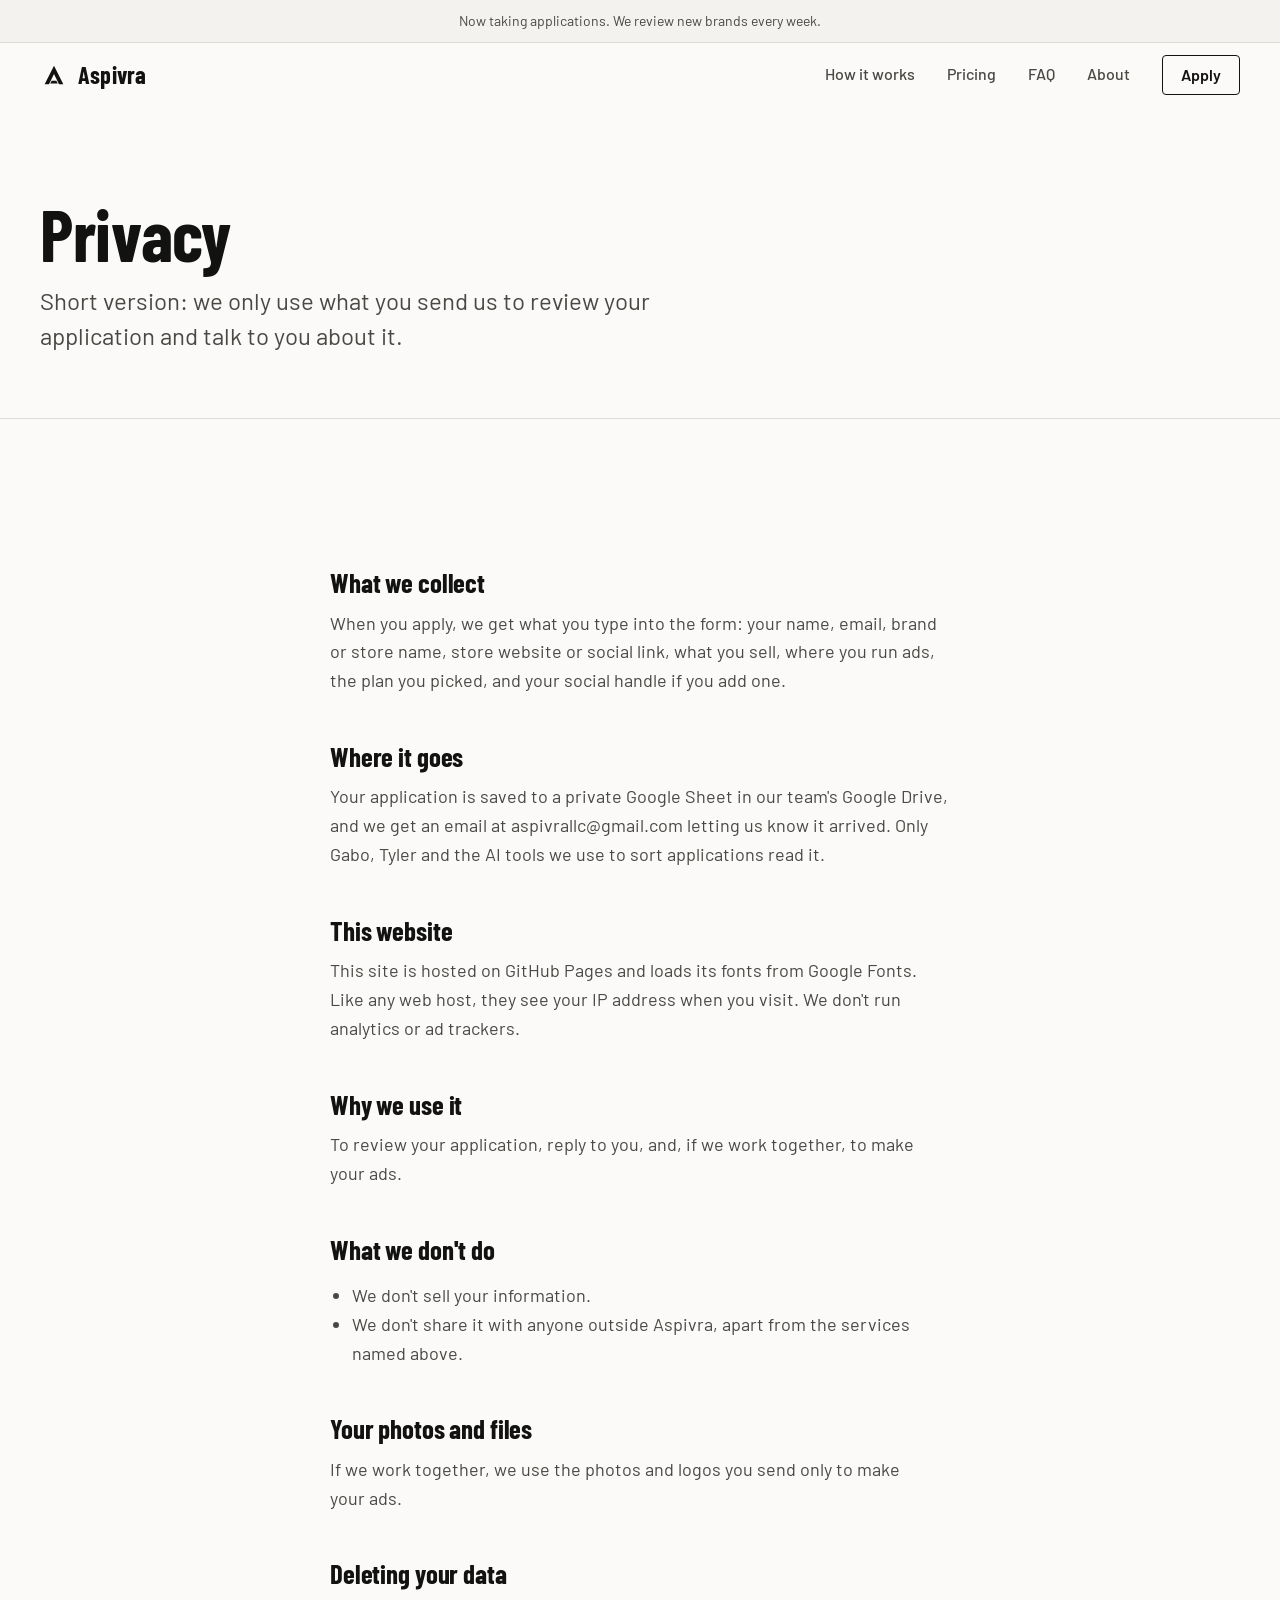
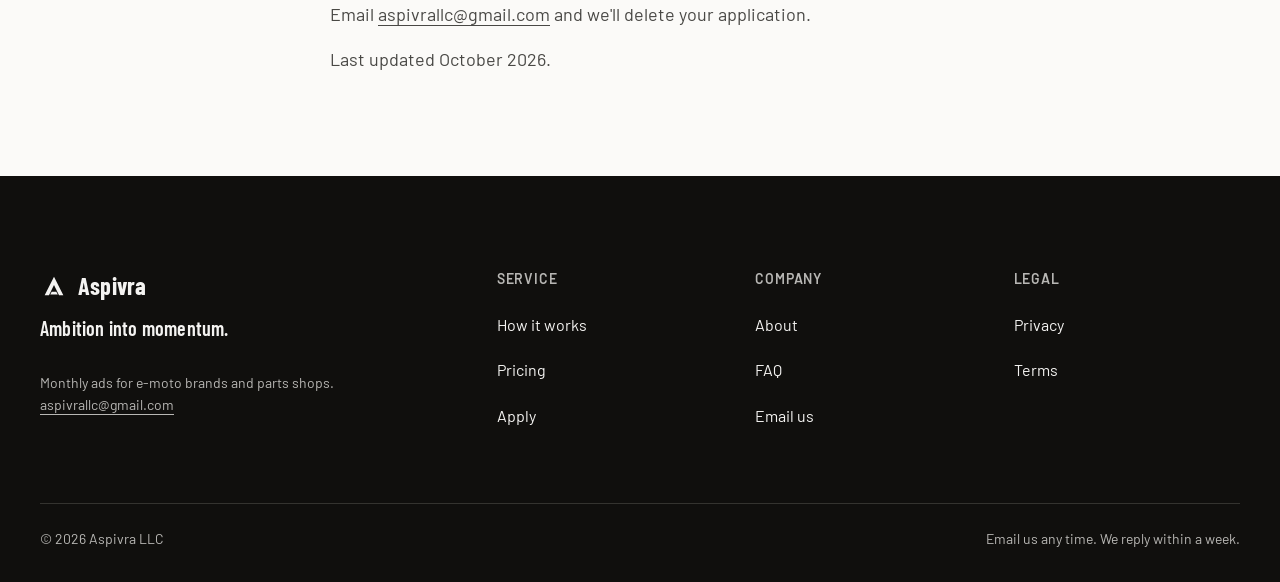
<file: privacy/index.html>
<!doctype html>
<html lang="en" class="no-js">
<head>
  <meta charset="utf-8">
  <meta name="viewport" content="width=device-width, initial-scale=1">
  <script>document.documentElement.classList.remove("no-js")</script>
  <title>Privacy | Aspivra</title>
  <meta name="description" content="What Aspivra collects when you apply, why, and how to ask us to delete it.">
  <link rel="canonical" href="https://getaspivra.com/privacy/">
  <meta name="theme-color" content="#fbfaf8">
  <meta name="color-scheme" content="light">
  <meta property="og:type" content="website">
  <meta property="og:site_name" content="Aspivra">
  <meta property="og:url" content="https://getaspivra.com/privacy/">
  <meta property="og:title" content="Privacy | Aspivra">
  <meta property="og:description" content="What Aspivra collects when you apply, why, and how to ask us to delete it.">
  <meta property="og:image" content="https://getaspivra.com/assets/og/aspivra-og.jpg">
  <meta property="og:image:width" content="1200">
  <meta property="og:image:height" content="630">
  <meta name="twitter:card" content="summary_large_image">
  <link rel="icon" href="../favicon.ico" sizes="32x32">
  <link rel="icon" href="../assets/favicon.svg" type="image/svg+xml">
  <link rel="apple-touch-icon" href="../apple-touch-icon.png">
  <link rel="manifest" href="../site.webmanifest">
  <link rel="preconnect" href="https://fonts.googleapis.com">
  <link rel="preconnect" href="https://fonts.gstatic.com" crossorigin>
  <link href="https://fonts.googleapis.com/css2?family=Barlow+Condensed:wght@600;700&family=Barlow:wght@400;500;600&display=swap" rel="stylesheet">
  <link rel="stylesheet" href="../assets/css/site.css?v=bd12d7ff">
  
</head>
<body class="page-privacy">
  <a class="skip" href="#main">Skip to content</a>
  <div class="notice"><p class="wrap" data-notice>Taking our first brands now. First batches start Oct 29.</p></div>
  <header class="site-header" data-header>
    <div class="wrap">
      <a class="brand" href="../" aria-label="Aspivra home">
        <svg viewBox="0 0 24 24" aria-hidden="true"><path fill="currentColor" d="M12 4 20 20h-3.7L12 11.2 7.7 20H4z"/><path fill="currentColor" d="M10 17h4l1.2 2.3H8.8z"/></svg>
        <span>Aspivra</span>
      </a>
      <nav class="nav" aria-label="Main">
        <a href="../how-it-works/">How it works</a>
        <a href="../pricing/">Pricing</a>
        <a href="../faq/">FAQ</a>
        <a href="../about/">About</a>
      </nav>
      <a class="btn btn--secondary header-apply" href="../apply/">Apply</a>
      <button class="menu-btn" type="button" aria-expanded="false" aria-controls="menu" data-menu-open>
        <svg viewBox="0 0 24 24" fill="none" stroke="currentColor" stroke-width="1.5" aria-hidden="true"><path d="M4 7h16M4 12h16M4 17h16"/></svg>
        Menu
      </button>
    </div>
  </header>

  <dialog class="drawer" id="menu" aria-label="Menu" data-menu>
   <div class="drawer-inner">
    <div class="drawer-top">
      <a class="brand" href="../" aria-label="Aspivra home">
        <svg viewBox="0 0 24 24" aria-hidden="true"><path fill="currentColor" d="M12 4 20 20h-3.7L12 11.2 7.7 20H4z"/><path fill="currentColor" d="M10 17h4l1.2 2.3H8.8z"/></svg>
        <span>Aspivra</span>
      </a>
      <button class="menu-btn" type="button" data-menu-close aria-label="Close menu">
        <svg viewBox="0 0 24 24" fill="none" stroke="currentColor" stroke-width="1.5" aria-hidden="true"><path d="M6 6l12 12M18 6 6 18"/></svg>
      </button>
    </div>
    <nav aria-label="Menu">
      <a href="../">Home</a>
      <a href="../how-it-works/">How it works</a>
      <a href="../pricing/">Pricing</a>
      <a href="../faq/">FAQ</a>
      <a href="../about/">About</a>
    </nav>
    <div class="drawer-foot">
      <a class="btn btn--block" href="../apply/">Apply</a>
      <p class="small muted">Nothing to pay today. Questions? <a href="mailto:aspivrallc@gmail.com">Email us</a></p>
    </div>
   </div>
  </dialog>

  <main id="main" tabindex="-1">
    <section class="page-hero">
      <div class="wrap">
        <h1>Privacy</h1>
        <p class="lead">Short version: we only use what you send us to review your application and talk to you about it.</p>
      </div>
    </section>
    <section class="section">
      <div class="wrap prose">
        <h2>What we collect</h2>
        <p>When you apply, we get what you type into the form: your name, email, brand or store name, store website or social link, what you sell, where you run ads, the plan you picked, and your social handle if you add one.</p>
        <h2>Where it goes</h2>
        <p>Your application is saved to a private Google Sheet in our team's Google Drive, and we get an email at aspivrallc@gmail.com letting us know it arrived. Only Gabo, Tyler and the AI tools we use to sort applications read it.</p>
        <h2>This website</h2>
        <p>This site is hosted on GitHub Pages and loads its fonts from Google Fonts. Like any web host, they see your IP address when you visit. We don't run analytics or ad trackers.</p>
        <h2>Why we use it</h2>
        <p>To review your application, reply to you, and, if we work together, to make your ads.</p>
        <h2>What we don't do</h2>
        <ul>
          <li>We don't sell your information.</li>
          <li>We don't share it with anyone outside Aspivra, apart from the services named above.</li>
        </ul>
        <h2>Your photos and files</h2>
        <p>If we work together, we use the photos and logos you send only to make your ads.</p>
        <h2>Deleting your data</h2>
        <p>Email <a href="mailto:aspivrallc@gmail.com">aspivrallc@gmail.com</a> and we'll delete your application.</p>
        <p class="muted">Last updated October 2026.</p>
      </div>
    </section>

  </main>

  <footer class="site-footer">
    <div class="wrap">
      <div class="footer-grid">
        <div class="footer-brand">
          <a class="brand" href="../" aria-label="Aspivra home">
            <svg viewBox="0 0 24 24" aria-hidden="true" style="color:#f4f3f1"><path fill="currentColor" d="M12 4 20 20h-3.7L12 11.2 7.7 20H4z"/><path fill="currentColor" d="M10 17h4l1.2 2.3H8.8z"/></svg>
            <span>Aspivra</span>
          </a>
          <p class="footer-tagline">Ambition into momentum.</p>
          <p>Monthly ads for e-moto brands and parts shops.<br><a href="mailto:aspivrallc@gmail.com" style="color:inherit">aspivrallc@gmail.com</a></p>
        </div>
        <div class="footer-cols">
          <div>
            <h2>Service</h2>
            <ul>
              <li><a href="../how-it-works/">How it works</a></li>
              <li><a href="../pricing/">Pricing</a></li>
              <li><a href="../apply/">Apply</a></li>
            </ul>
          </div>
          <div>
            <h2>Company</h2>
            <ul>
              <li><a href="../about/">About</a></li>
              <li><a href="../faq/">FAQ</a></li>
              <li><a href="mailto:aspivrallc@gmail.com">Email us</a></li>
            </ul>
          </div>
          <div>
            <h2>Legal</h2>
            <ul>
              <li><a href="../privacy/">Privacy</a></li>
              <li><a href="../terms/">Terms</a></li>
            </ul>
          </div>
        </div>
      </div>
      <div class="footer-legal">
        <span>© 2026 Aspivra LLC</span>
        <span>Email us any time. We reply within a week.</span>
      </div>
    </div>
  </footer>
  <script src="../assets/js/site.js?v=69f130c9" defer></script>
</body>
</html>
</file>
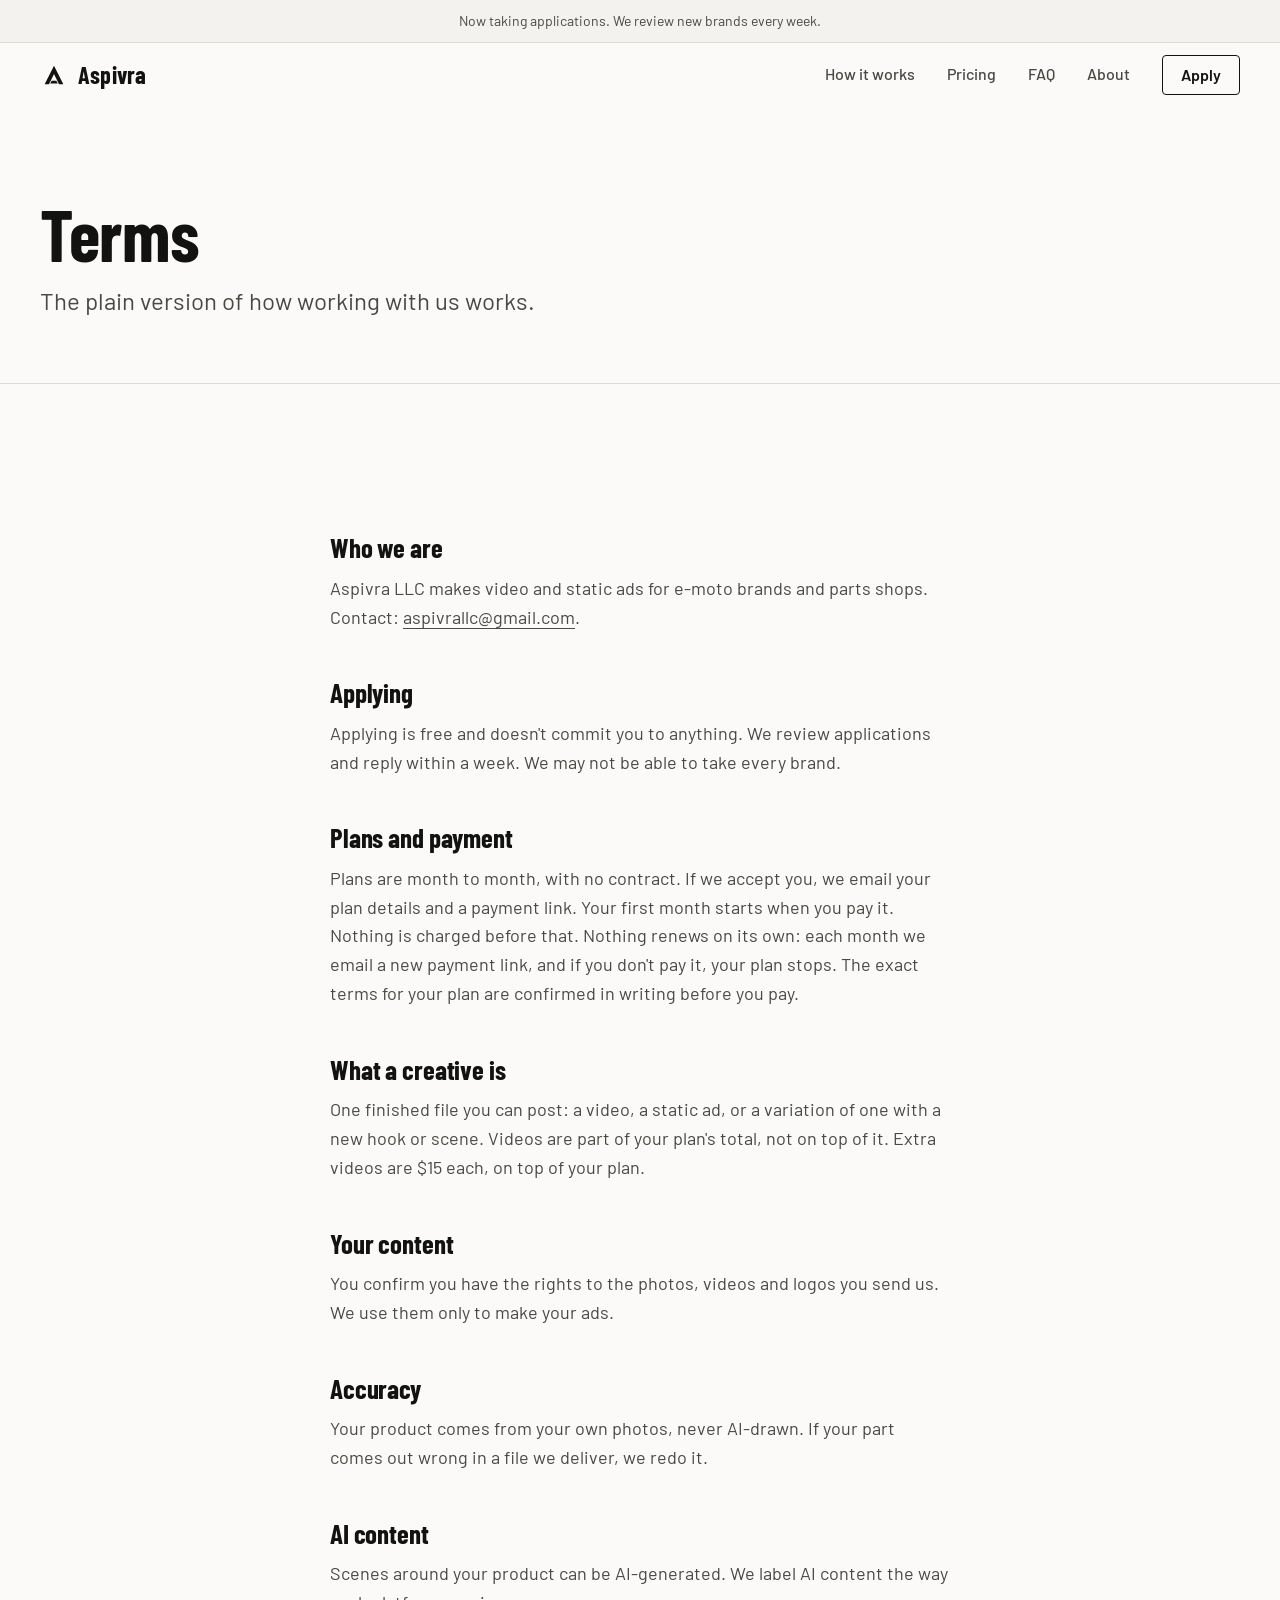
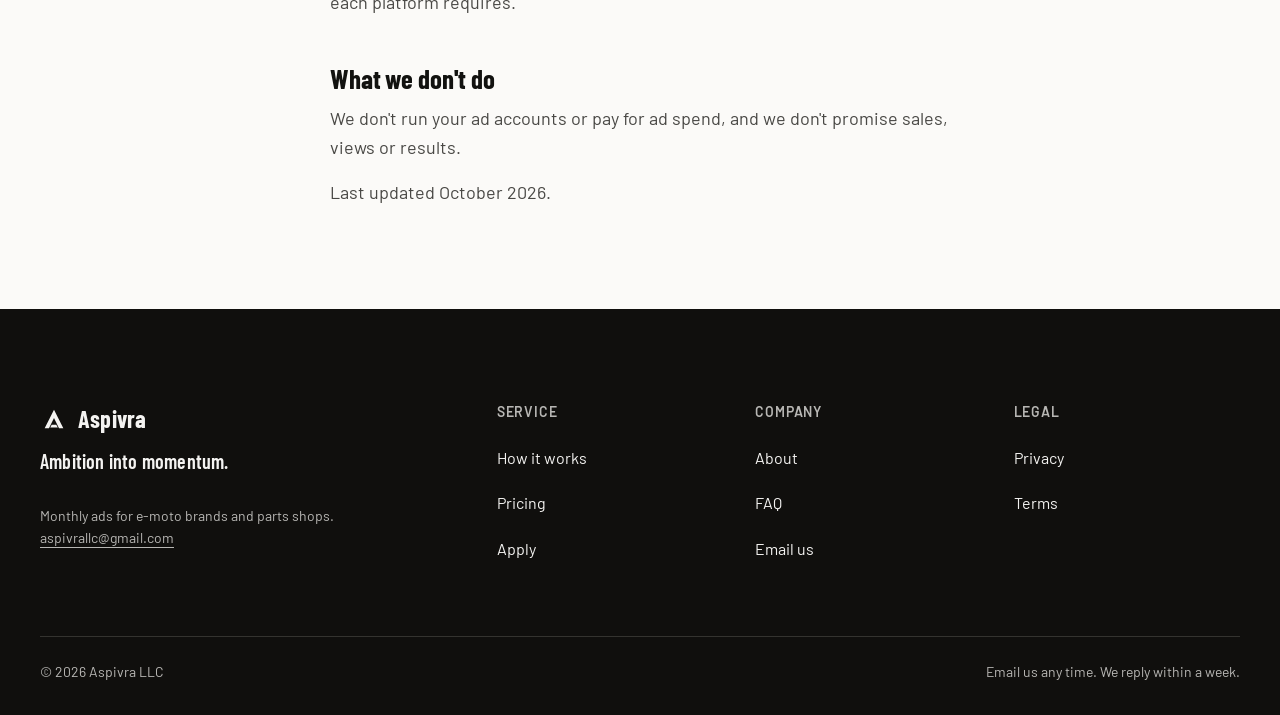
<file: terms/index.html>
<!doctype html>
<html lang="en" class="no-js">
<head>
  <meta charset="utf-8">
  <meta name="viewport" content="width=device-width, initial-scale=1">
  <script>document.documentElement.classList.remove("no-js")</script>
  <title>Terms | Aspivra</title>
  <meta name="description" content="How applying to Aspivra works, and how plans, payment and your files are handled.">
  <link rel="canonical" href="https://getaspivra.com/terms/">
  <meta name="theme-color" content="#fbfaf8">
  <meta name="color-scheme" content="light">
  <meta property="og:type" content="website">
  <meta property="og:site_name" content="Aspivra">
  <meta property="og:url" content="https://getaspivra.com/terms/">
  <meta property="og:title" content="Terms | Aspivra">
  <meta property="og:description" content="How applying to Aspivra works, and how plans, payment and your files are handled.">
  <meta property="og:image" content="https://getaspivra.com/assets/og/aspivra-og.jpg">
  <meta property="og:image:width" content="1200">
  <meta property="og:image:height" content="630">
  <meta name="twitter:card" content="summary_large_image">
  <link rel="icon" href="../favicon.ico" sizes="32x32">
  <link rel="icon" href="../assets/favicon.svg" type="image/svg+xml">
  <link rel="apple-touch-icon" href="../apple-touch-icon.png">
  <link rel="manifest" href="../site.webmanifest">
  <link rel="preconnect" href="https://fonts.googleapis.com">
  <link rel="preconnect" href="https://fonts.gstatic.com" crossorigin>
  <link href="https://fonts.googleapis.com/css2?family=Barlow+Condensed:wght@600;700&family=Barlow:wght@400;500;600&display=swap" rel="stylesheet">
  <link rel="stylesheet" href="../assets/css/site.css?v=bd12d7ff">
  
</head>
<body class="page-terms">
  <a class="skip" href="#main">Skip to content</a>
  <div class="notice"><p class="wrap" data-notice>Taking our first brands now. First batches start Oct 29.</p></div>
  <header class="site-header" data-header>
    <div class="wrap">
      <a class="brand" href="../" aria-label="Aspivra home">
        <svg viewBox="0 0 24 24" aria-hidden="true"><path fill="currentColor" d="M12 4 20 20h-3.7L12 11.2 7.7 20H4z"/><path fill="currentColor" d="M10 17h4l1.2 2.3H8.8z"/></svg>
        <span>Aspivra</span>
      </a>
      <nav class="nav" aria-label="Main">
        <a href="../how-it-works/">How it works</a>
        <a href="../pricing/">Pricing</a>
        <a href="../faq/">FAQ</a>
        <a href="../about/">About</a>
      </nav>
      <a class="btn btn--secondary header-apply" href="../apply/">Apply</a>
      <button class="menu-btn" type="button" aria-expanded="false" aria-controls="menu" data-menu-open>
        <svg viewBox="0 0 24 24" fill="none" stroke="currentColor" stroke-width="1.5" aria-hidden="true"><path d="M4 7h16M4 12h16M4 17h16"/></svg>
        Menu
      </button>
    </div>
  </header>

  <dialog class="drawer" id="menu" aria-label="Menu" data-menu>
   <div class="drawer-inner">
    <div class="drawer-top">
      <a class="brand" href="../" aria-label="Aspivra home">
        <svg viewBox="0 0 24 24" aria-hidden="true"><path fill="currentColor" d="M12 4 20 20h-3.7L12 11.2 7.7 20H4z"/><path fill="currentColor" d="M10 17h4l1.2 2.3H8.8z"/></svg>
        <span>Aspivra</span>
      </a>
      <button class="menu-btn" type="button" data-menu-close aria-label="Close menu">
        <svg viewBox="0 0 24 24" fill="none" stroke="currentColor" stroke-width="1.5" aria-hidden="true"><path d="M6 6l12 12M18 6 6 18"/></svg>
      </button>
    </div>
    <nav aria-label="Menu">
      <a href="../">Home</a>
      <a href="../how-it-works/">How it works</a>
      <a href="../pricing/">Pricing</a>
      <a href="../faq/">FAQ</a>
      <a href="../about/">About</a>
    </nav>
    <div class="drawer-foot">
      <a class="btn btn--block" href="../apply/">Apply</a>
      <p class="small muted">Nothing to pay today. Questions? <a href="mailto:aspivrallc@gmail.com">Email us</a></p>
    </div>
   </div>
  </dialog>

  <main id="main" tabindex="-1">
    <section class="page-hero">
      <div class="wrap">
        <h1>Terms</h1>
        <p class="lead">The plain version of how working with us works.</p>
      </div>
    </section>
    <section class="section">
      <div class="wrap prose">
        <h2>Who we are</h2>
        <p>Aspivra LLC makes video and static ads for e-moto brands and parts shops. Contact: <a href="mailto:aspivrallc@gmail.com">aspivrallc@gmail.com</a>.</p>
        <h2>Applying</h2>
        <p>Applying is free and doesn't commit you to anything. We review applications and reply within a week. We may not be able to take every brand.</p>
        <h2>Plans and payment</h2>
        <p>Plans are month to month, with no contract. If we accept you, we email your plan details and a payment link. Your first month starts when you pay it. Nothing is charged before that. Nothing renews on its own: each month we email a new payment link, and if you don't pay it, your plan stops. The exact terms for your plan are confirmed in writing before you pay.</p>
        <h2>What a creative is</h2>
        <p>One finished file you can post: a video, a static ad, or a variation of one with a new hook or scene. Videos are part of your plan's total, not on top of it. Extra videos are $15 each, on top of your plan.</p>
        <h2>Your content</h2>
        <p>You confirm you have the rights to the photos, videos and logos you send us. We use them only to make your ads.</p>
        <h2>Accuracy</h2>
        <p>Your product comes from your own photos, never AI-drawn. If your part comes out wrong in a file we deliver, we redo it.</p>
        <h2>AI content</h2>
        <p>Scenes around your product can be AI-generated. We label AI content the way each platform requires.</p>
        <h2>What we don't do</h2>
        <p>We don't run your ad accounts or pay for ad spend, and we don't promise sales, views or results.</p>
        <p class="muted">Last updated October 2026.</p>
      </div>
    </section>

  </main>

  <footer class="site-footer">
    <div class="wrap">
      <div class="footer-grid">
        <div class="footer-brand">
          <a class="brand" href="../" aria-label="Aspivra home">
            <svg viewBox="0 0 24 24" aria-hidden="true" style="color:#f4f3f1"><path fill="currentColor" d="M12 4 20 20h-3.7L12 11.2 7.7 20H4z"/><path fill="currentColor" d="M10 17h4l1.2 2.3H8.8z"/></svg>
            <span>Aspivra</span>
          </a>
          <p class="footer-tagline">Ambition into momentum.</p>
          <p>Monthly ads for e-moto brands and parts shops.<br><a href="mailto:aspivrallc@gmail.com" style="color:inherit">aspivrallc@gmail.com</a></p>
        </div>
        <div class="footer-cols">
          <div>
            <h2>Service</h2>
            <ul>
              <li><a href="../how-it-works/">How it works</a></li>
              <li><a href="../pricing/">Pricing</a></li>
              <li><a href="../apply/">Apply</a></li>
            </ul>
          </div>
          <div>
            <h2>Company</h2>
            <ul>
              <li><a href="../about/">About</a></li>
              <li><a href="../faq/">FAQ</a></li>
              <li><a href="mailto:aspivrallc@gmail.com">Email us</a></li>
            </ul>
          </div>
          <div>
            <h2>Legal</h2>
            <ul>
              <li><a href="../privacy/">Privacy</a></li>
              <li><a href="../terms/">Terms</a></li>
            </ul>
          </div>
        </div>
      </div>
      <div class="footer-legal">
        <span>© 2026 Aspivra LLC</span>
        <span>Email us any time. We reply within a week.</span>
      </div>
    </div>
  </footer>
  <script src="../assets/js/site.js?v=69f130c9" defer></script>
</body>
</html>
</file>
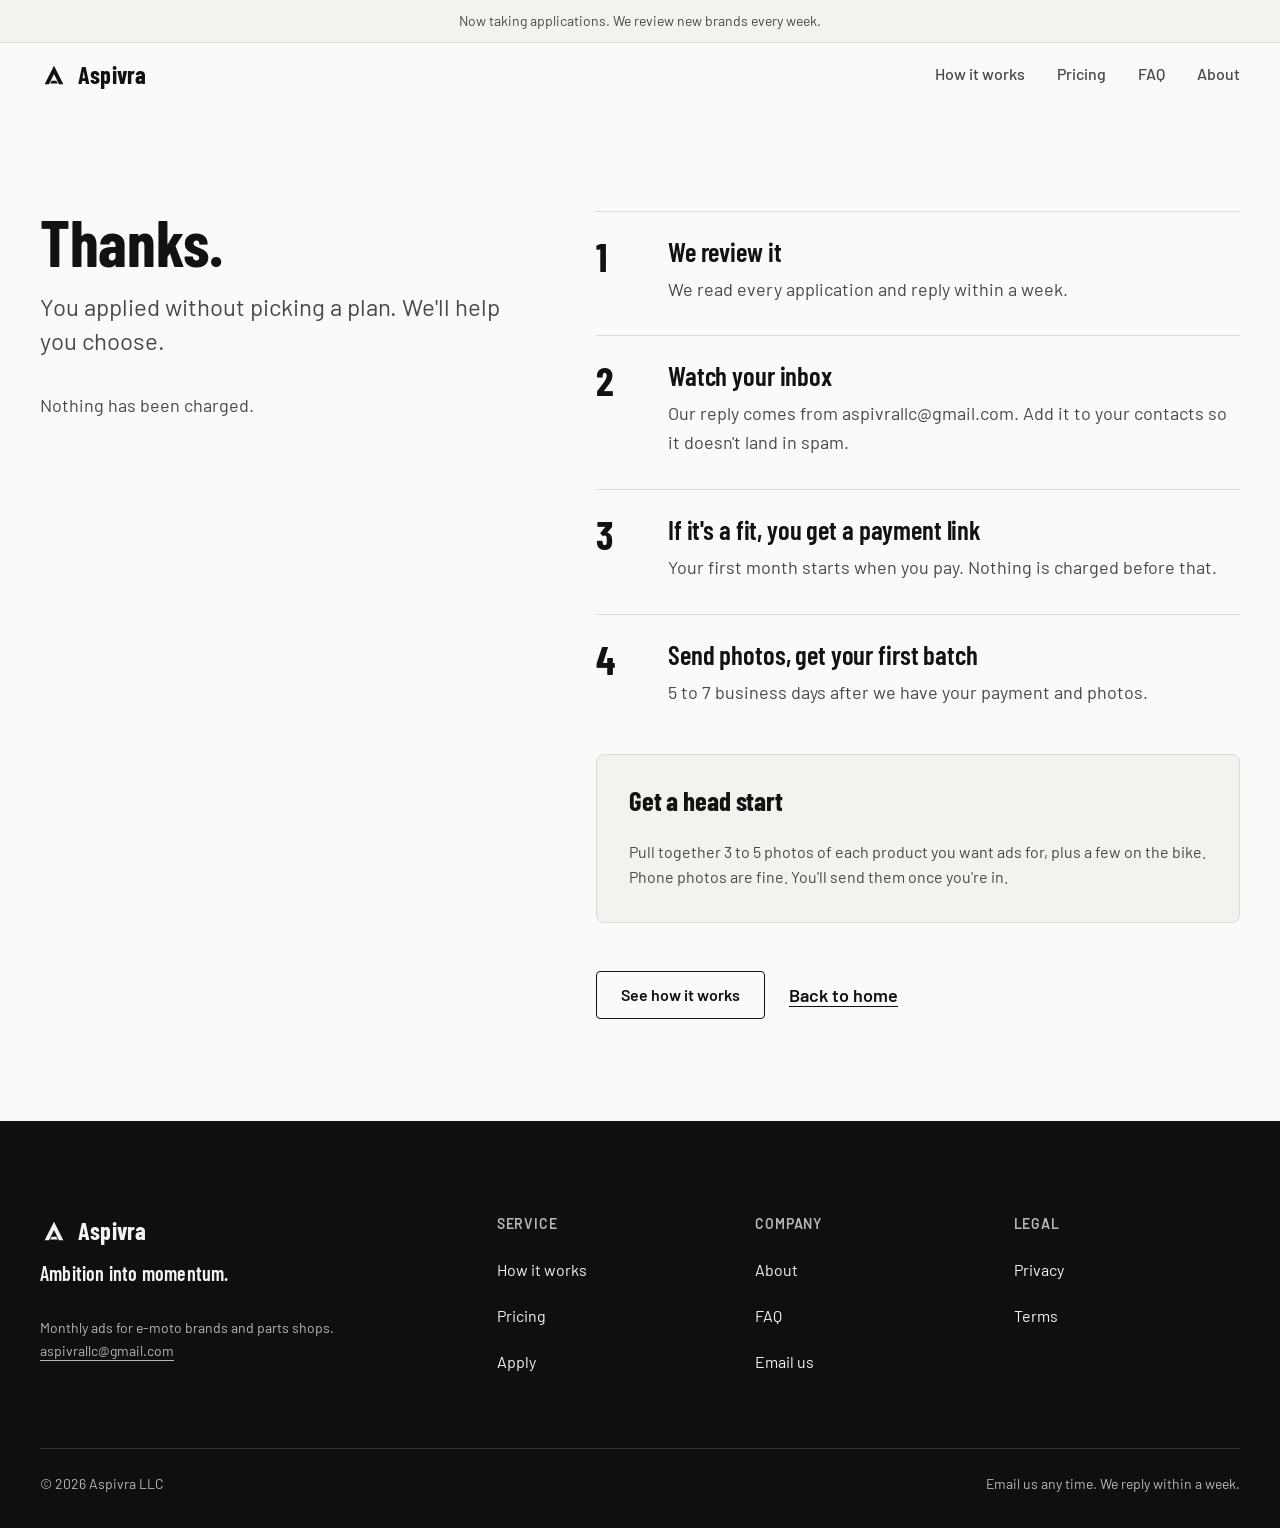
<file: apply/thanks/index.html>
<!doctype html>
<html lang="en" class="no-js">
<head>
  <meta charset="utf-8">
  <meta name="viewport" content="width=device-width, initial-scale=1">
  <script>document.documentElement.classList.remove("no-js")</script>
  <title>Application received | Aspivra</title>
  <meta name="description" content="Your Aspivra application is in. Here's what happens next.">
  <link rel="canonical" href="https://getaspivra.com/apply/thanks/">
  <meta name="theme-color" content="#fbfaf8">
  <meta name="color-scheme" content="light">
  <meta property="og:type" content="website">
  <meta property="og:site_name" content="Aspivra">
  <meta property="og:url" content="https://getaspivra.com/apply/thanks/">
  <meta property="og:title" content="Application received | Aspivra">
  <meta property="og:description" content="Your Aspivra application is in. Here's what happens next.">
  <meta property="og:image" content="https://getaspivra.com/assets/og/aspivra-og.jpg">
  <meta property="og:image:width" content="1200">
  <meta property="og:image:height" content="630">
  <meta name="twitter:card" content="summary_large_image">
  <link rel="icon" href="../../favicon.ico" sizes="32x32">
  <link rel="icon" href="../../assets/favicon.svg" type="image/svg+xml">
  <link rel="apple-touch-icon" href="../../apple-touch-icon.png">
  <link rel="manifest" href="../../site.webmanifest">
  <link rel="preconnect" href="https://fonts.googleapis.com">
  <link rel="preconnect" href="https://fonts.gstatic.com" crossorigin>
  <link href="https://fonts.googleapis.com/css2?family=Barlow+Condensed:wght@600;700&family=Barlow:wght@400;500;600&display=swap" rel="stylesheet">
  <link rel="stylesheet" href="../../assets/css/site.css?v=bd12d7ff">
  <meta name="robots" content="noindex">
</head>
<body class="page-thanks">
  <a class="skip" href="#main">Skip to content</a>
  <div class="notice"><p class="wrap" data-notice>Taking our first brands now. First batches start Oct 29.</p></div>
  <header class="site-header" data-header>
    <div class="wrap">
      <a class="brand" href="../../" aria-label="Aspivra home">
        <svg viewBox="0 0 24 24" aria-hidden="true"><path fill="currentColor" d="M12 4 20 20h-3.7L12 11.2 7.7 20H4z"/><path fill="currentColor" d="M10 17h4l1.2 2.3H8.8z"/></svg>
        <span>Aspivra</span>
      </a>
      <nav class="nav" aria-label="Main">
        <a href="../../how-it-works/">How it works</a>
        <a href="../../pricing/">Pricing</a>
        <a href="../../faq/">FAQ</a>
        <a href="../../about/">About</a>
      </nav>
      <a class="btn btn--secondary header-apply" href="../../apply/">Apply</a>
      <button class="menu-btn" type="button" aria-expanded="false" aria-controls="menu" data-menu-open>
        <svg viewBox="0 0 24 24" fill="none" stroke="currentColor" stroke-width="1.5" aria-hidden="true"><path d="M4 7h16M4 12h16M4 17h16"/></svg>
        Menu
      </button>
    </div>
  </header>

  <dialog class="drawer" id="menu" aria-label="Menu" data-menu>
   <div class="drawer-inner">
    <div class="drawer-top">
      <a class="brand" href="../../" aria-label="Aspivra home">
        <svg viewBox="0 0 24 24" aria-hidden="true"><path fill="currentColor" d="M12 4 20 20h-3.7L12 11.2 7.7 20H4z"/><path fill="currentColor" d="M10 17h4l1.2 2.3H8.8z"/></svg>
        <span>Aspivra</span>
      </a>
      <button class="menu-btn" type="button" data-menu-close aria-label="Close menu">
        <svg viewBox="0 0 24 24" fill="none" stroke="currentColor" stroke-width="1.5" aria-hidden="true"><path d="M6 6l12 12M18 6 6 18"/></svg>
      </button>
    </div>
    <nav aria-label="Menu">
      <a href="../../">Home</a>
      <a href="../../how-it-works/">How it works</a>
      <a href="../../pricing/">Pricing</a>
      <a href="../../faq/">FAQ</a>
      <a href="../../about/">About</a>
    </nav>
    <div class="drawer-foot">
      <a class="btn btn--block" href="../../apply/">Apply</a>
      <p class="small muted">Nothing to pay today. Questions? <a href="mailto:aspivrallc@gmail.com">Email us</a></p>
    </div>
   </div>
  </dialog>

  <main id="main" tabindex="-1">
    <section class="section" data-thanks>
      <div class="wrap split">
        <div class="section-head">
          <h1 style="font-size:clamp(2.5rem,1.6rem + 3.6vw,4rem)" data-thanks-name>Application received.</h1>
          <p class="lead" data-thanks-plan>Here's what happens next.</p>
          <p class="muted">Nothing has been charged.</p>
        </div>
        <div>
          <ol class="steps">
            <li><div><h2 class="h3">We review it</h2><p>We read every application and reply within a week.</p></div></li>
            <li><div><h2 class="h3">Watch your inbox</h2><p>Our reply comes from aspivrallc@gmail.com. Add it to your contacts so it doesn't land in spam.</p></div></li>
            <li><div><h2 class="h3">If it's a fit, you get a payment link</h2><p>Your first month starts when you pay. Nothing is charged before that.</p></div></li>
            <li><div><h2 class="h3">Send photos, get your first batch</h2><p>5 to 7 business days after we have your payment and photos.</p></div></li>
          </ol>
          <div class="summary" style="position:static;margin-top:var(--space-xl)">
            <h2>Get a head start</h2>
            <p style="font-size:var(--text-ui)">Pull together 3 to 5 photos of each product you want ads for, plus a few on the bike. Phone photos are fine. You'll send them once you're in.</p>
          </div>
          <div class="cta-row" style="margin-top:var(--space-xl)">
            <a class="btn btn--secondary" href="../../how-it-works/">See how it works</a>
            <a class="text-link" href="../../">Back to home</a>
          </div>
        </div>
      </div>
    </section>

  </main>

  <footer class="site-footer">
    <div class="wrap">
      <div class="footer-grid">
        <div class="footer-brand">
          <a class="brand" href="../../" aria-label="Aspivra home">
            <svg viewBox="0 0 24 24" aria-hidden="true" style="color:#f4f3f1"><path fill="currentColor" d="M12 4 20 20h-3.7L12 11.2 7.7 20H4z"/><path fill="currentColor" d="M10 17h4l1.2 2.3H8.8z"/></svg>
            <span>Aspivra</span>
          </a>
          <p class="footer-tagline">Ambition into momentum.</p>
          <p>Monthly ads for e-moto brands and parts shops.<br><a href="mailto:aspivrallc@gmail.com" style="color:inherit">aspivrallc@gmail.com</a></p>
        </div>
        <div class="footer-cols">
          <div>
            <h2>Service</h2>
            <ul>
              <li><a href="../../how-it-works/">How it works</a></li>
              <li><a href="../../pricing/">Pricing</a></li>
              <li><a href="../../apply/">Apply</a></li>
            </ul>
          </div>
          <div>
            <h2>Company</h2>
            <ul>
              <li><a href="../../about/">About</a></li>
              <li><a href="../../faq/">FAQ</a></li>
              <li><a href="mailto:aspivrallc@gmail.com">Email us</a></li>
            </ul>
          </div>
          <div>
            <h2>Legal</h2>
            <ul>
              <li><a href="../../privacy/">Privacy</a></li>
              <li><a href="../../terms/">Terms</a></li>
            </ul>
          </div>
        </div>
      </div>
      <div class="footer-legal">
        <span>© 2026 Aspivra LLC</span>
        <span>Email us any time. We reply within a week.</span>
      </div>
    </div>
  </footer>
  <script src="../../assets/js/site.js?v=69f130c9" defer></script>
</body>
</html>
</file>
<file: assets/css/site.css>
/* Aspivra v2. Plain pages, real product, plain price. Tokens first, then components, then pages. */

/* ---------- tokens ---------- */
:root {
  color-scheme: light;
  --paper: #fbfaf8;
  --paper-2: #f3f2ef;
  --line: #dcdbd8;
  --control: #878683;
  --ink: #121210;
  --ink-2: #494845;
  --ink-3: #646360;
  --night: #100f0d;
  --night-2: #1b1a18;
  --night-line: #34332f;
  --on-night: #f4f3f1;
  --on-night-2: #b8b7b4;
  --error: #be241f;
  --error-night: #f47c6e;
  --success: #21763c;
  --hover: #2b2a27;

  --font-head: "Barlow Condensed", "Arial Narrow", Arial, sans-serif;
  --font-body: "Barlow", Arial, sans-serif;

  --text-meta: 0.875rem;
  --text-ui: 1rem;
  --text-body: 1.125rem;
  --text-lead: clamp(1.25rem, 1.1rem + 0.5vw, 1.5rem);
  --text-h3: clamp(1.375rem, 1.2rem + 0.6vw, 1.75rem);
  --text-h2: clamp(2rem, 1.4rem + 2.2vw, 3.25rem);
  --text-h1: clamp(2.75rem, 1.6rem + 4.6vw, 5.5rem);
  --text-price: clamp(2.5rem, 2rem + 2vw, 3.5rem);

  --space-3xs: 4px; --space-2xs: 8px; --space-xs: 12px; --space-sm: 16px; --space-md: 24px;
  --space-lg: 32px; --space-xl: 48px; --space-2xl: 64px; --space-3xl: 96px; --space-4xl: 128px;

  --gutter: clamp(16px, 4vw, 40px);
  --container: 1200px;
  --measure: 65ch;
  --header-h: 64px;

  --radius-sm: 4px;
  --radius-md: 8px;
  --shadow-float: 0 1px 2px rgb(0 0 0 / 0.06), 0 12px 32px rgb(0 0 0 / 0.10);

  --dur-fast: 120ms; --dur-base: 200ms; --dur-slow: 300ms;
  --ease-out: cubic-bezier(0.25, 1, 0.5, 1);
  --ease-in-out: cubic-bezier(0.65, 0, 0.35, 1);
}

/* ---------- base ---------- */
*, *::before, *::after { box-sizing: border-box; }
html { -webkit-text-size-adjust: 100%; scroll-padding-top: 80px; }
@media (prefers-reduced-motion: no-preference) { html { scroll-behavior: smooth; } }
body {
  margin: 0;
  background: var(--paper);
  color: var(--ink);
  font: 400 var(--text-body)/1.6 var(--font-body);
  -webkit-font-smoothing: antialiased;
  text-rendering: optimizeLegibility;
}
img, video, svg { display: block; max-width: 100%; }
img, video { height: auto; }
a { color: inherit; text-decoration-thickness: 1px; text-underline-offset: 4px; }
p { margin: 0 0 var(--space-sm); text-wrap: pretty; max-width: var(--measure); }
p:last-child { margin-bottom: 0; }
::selection { background: var(--ink); color: var(--paper); }
:focus-visible { outline: 2px solid var(--ink); outline-offset: 3px; }
.band--night :focus-visible, .site-footer :focus-visible { outline-color: var(--on-night); }
main:focus { outline: none; }

h1, h2, h3 { font-family: var(--font-head); font-weight: 700; margin: 0; text-wrap: balance; letter-spacing: -0.005em; }
h1 { font-size: var(--text-h1); line-height: 0.98; max-width: 16ch; }
h2 { font-size: var(--text-h2); line-height: 1.02; max-width: 20ch; }
h3, .h3 { font-size: var(--text-h3); line-height: 1.15; font-weight: 600; }

.skip { position: absolute; left: var(--space-sm); top: -100px; z-index: 600; background: var(--ink); color: var(--paper); padding: var(--space-2xs) var(--space-sm); border-radius: var(--radius-sm); }
.skip:focus { top: var(--space-sm); }
.visually-hidden { position: absolute; width: 1px; height: 1px; margin: -1px; padding: 0; overflow: hidden; clip: rect(0 0 0 0); clip-path: inset(50%); white-space: nowrap; border: 0; }

.wrap { width: 100%; max-width: calc(var(--container) + 2 * var(--gutter)); margin: 0 auto; padding: 0 var(--gutter); }
.section { padding: clamp(64px, 8vw, 112px) 0; }
.section--tight { padding: clamp(48px, 6vw, 80px) 0; }
.strip { padding: var(--space-lg) 0; border-block: 1px solid var(--line); }
.strip p { margin: 0; max-width: none; color: var(--ink-2); font-size: var(--text-lead); line-height: 1.4; }
.band--paper2 { background: var(--paper-2); }
.band--night { background: var(--night); color: var(--on-night); }
.band--night p, .band--night li { color: var(--on-night-2); }
.lead { font-size: var(--text-lead); line-height: 1.45; color: var(--ink-2); max-width: 44ch; }
.band--night .lead { color: var(--on-night-2); }
.tag { display: inline-block; font: 600 var(--text-meta)/1 var(--font-body); letter-spacing: 0.06em; text-transform: uppercase; color: var(--ink-2); }
.band--night .tag { color: var(--on-night-2); }
.muted { color: var(--ink-3); }
.small { font-size: var(--text-meta); line-height: 1.45; }
.section-head { display: grid; gap: var(--space-sm); margin-bottom: var(--space-xl); align-content: start; }
.section-head p { color: var(--ink-2); max-width: 52ch; }
.band--night .section-head p { color: var(--on-night-2); }

/* ---------- buttons ---------- */
.btn {
  display: inline-flex; align-items: center; justify-content: center; gap: var(--space-2xs);
  min-height: 48px; padding: 0 var(--space-md);
  border: 1px solid var(--ink); border-radius: var(--radius-sm);
  background: var(--ink); color: var(--paper);
  font: 600 var(--text-ui)/1 var(--font-body); text-decoration: none; cursor: pointer;
  transition: background-color var(--dur-base) var(--ease-out), color var(--dur-base) var(--ease-out), transform var(--dur-fast) var(--ease-out);
}
.btn:hover { background: var(--hover); border-color: var(--hover); }
.btn:active { transform: scale(0.98); }
.btn[disabled] { opacity: 0.4; cursor: not-allowed; }
.btn svg { width: 16px; height: 16px; flex: none; }
.btn--secondary { background: transparent; color: var(--ink); }
.btn--secondary:hover { background: var(--ink); color: var(--paper); }
.btn--block { width: 100%; }
.band--night .btn { background: var(--on-night); color: var(--night); border-color: var(--on-night); }
.band--night .btn:hover { background: #ffffff; border-color: #ffffff; }
.band--night .btn--secondary { background: transparent; color: var(--on-night); }
.band--night .btn--secondary:hover { background: var(--on-night); color: var(--night); }
.cta-row { display: flex; flex-wrap: wrap; align-items: center; gap: var(--space-sm) var(--space-md); }
.cta-note { font-size: var(--text-meta); color: var(--ink-3); margin: var(--space-sm) 0 0; }
.band--night .cta-note { color: var(--on-night-2); }
.text-link { font-weight: 600; text-decoration: underline; text-underline-offset: 4px; }

/* ---------- header ---------- */
.site-header { position: sticky; top: 0; z-index: 100; background: var(--paper); border-bottom: 1px solid transparent; transition: border-color var(--dur-base) var(--ease-out); }
.site-header.is-scrolled { border-bottom-color: var(--line); }
.site-header .wrap { display: flex; align-items: center; gap: var(--space-lg); height: var(--header-h); }
.brand { display: inline-flex; align-items: center; gap: 10px; text-decoration: none; margin-right: auto; }
.brand svg { width: 28px; height: 28px; }
.brand span { font: 700 1.5rem/1 var(--font-head); letter-spacing: 0.01em; }
.nav { display: none; gap: var(--space-lg); }
.nav a { font: 500 var(--text-ui)/1 var(--font-body); text-decoration: none; color: var(--ink-2); padding: 12px 0; border-bottom: 2px solid transparent; }
.nav a:hover { color: var(--ink); }
.nav a[aria-current="page"] { color: var(--ink); border-bottom-color: var(--ink); }
.site-header .btn { min-height: 40px; padding: 0 18px; }
.page-apply .header-apply, .page-thanks .header-apply { display: none; }
.menu-btn { display: inline-flex; align-items: center; gap: 6px; min-height: 44px; padding: 0 12px; border: 1px solid var(--line); border-radius: var(--radius-sm); background: transparent; font: 500 var(--text-ui)/1 var(--font-body); color: var(--ink); cursor: pointer; }
.menu-btn svg { width: 20px; height: 20px; }
@media (min-width: 900px) { .nav { display: flex; } .site-header .menu-btn { display: none; } }
.no-js .site-header .menu-btn { display: none; }
.no-js .nav { display: flex; flex-wrap: wrap; gap: 4px 16px; }
.no-js .site-header .wrap { height: auto; flex-wrap: wrap; padding-block: 8px; }
@media (max-width: 899px) { .site-header .wrap { gap: var(--space-xs); } }

.drawer { margin: 0 0 0 auto; height: 100dvh; max-height: none; max-width: none; width: min(420px, 100%); padding: 0; border: 0; background: var(--paper); color: var(--ink); box-shadow: var(--shadow-float); overscroll-behavior: contain; }
.drawer::backdrop { background: rgb(16 15 13 / 0.45); }
.drawer-inner { display: flex; flex-direction: column; min-height: 100%; }
html:has(.drawer[open]) { overflow: hidden; }
.drawer-top { display: flex; align-items: center; justify-content: space-between; height: var(--header-h); padding: 0 var(--gutter); border-bottom: 1px solid var(--line); }
.drawer nav { display: grid; padding: var(--space-md) var(--gutter); }
.drawer nav a { font: 700 2rem/1.1 var(--font-head); text-decoration: none; padding: var(--space-xs) 0; border-bottom: 1px solid var(--line); }
.drawer nav a[aria-current="page"] { text-decoration: underline; text-underline-offset: 6px; }
.drawer-foot { margin-top: auto; padding: var(--space-md) var(--gutter) var(--space-xl); display: grid; gap: var(--space-sm); }
@media (prefers-reduced-motion: no-preference) {
  .drawer[open] { animation: drawer-in var(--dur-slow) var(--ease-out); }
  @keyframes drawer-in { from { transform: translateX(24px); opacity: 0; } to { transform: none; opacity: 1; } }
}

.notice { border-bottom: 1px solid var(--line); background: var(--paper-2); }
.notice p { margin: 0 auto; padding: 10px 0; font-size: var(--text-meta); color: var(--ink-2); text-align: center; max-width: none; }

/* ---------- footer ---------- */
.site-footer { background: var(--night); color: var(--on-night); padding: var(--space-3xl) 0 var(--space-lg); }
.footer-grid { display: grid; gap: var(--space-xl); }
.footer-brand { display: grid; gap: var(--space-sm); align-content: start; }
.footer-brand .brand span { color: var(--on-night); }
.footer-brand p { color: var(--on-night-2); font-size: var(--text-meta); }
.footer-brand .footer-tagline { font: 600 1.25rem/1.2 var(--font-head); color: var(--on-night); letter-spacing: 0.01em; }
.footer-cols { display: grid; grid-template-columns: repeat(2, minmax(0, 1fr)); gap: var(--space-lg); }
.footer-cols h2 { font: 600 var(--text-meta)/1 var(--font-body); letter-spacing: 0.06em; text-transform: uppercase; color: var(--on-night-2); margin-bottom: var(--space-sm); }
.footer-cols ul { list-style: none; margin: 0; padding: 0; display: grid; gap: 0; }
.footer-cols a { display: inline-block; padding: 10px 0; text-decoration: none; color: var(--on-night); font-size: var(--text-ui); }
.footer-cols a:hover, .footer-cols a:focus-visible { text-decoration: underline; }
.footer-legal { margin-top: var(--space-2xl); padding-top: var(--space-md); border-top: 1px solid var(--night-line); display: flex; flex-wrap: wrap; justify-content: space-between; gap: var(--space-sm); font-size: var(--text-meta); color: var(--on-night-2); }
@media (min-width: 640px) { .footer-cols { grid-template-columns: repeat(3, minmax(0, 1fr)); } }
@media (min-width: 900px) { .footer-grid { grid-template-columns: 1.1fr 2fr; } }

/* ---------- hero ---------- */
.hero { padding: clamp(48px, 8vw, 112px) 0 clamp(64px, 8vw, 112px); }
.hero-grid { display: grid; gap: var(--space-2xl); align-items: center; }
.hero-copy { display: grid; gap: var(--space-md); }
.hero-copy h1 { max-width: 15ch; font-size: clamp(2.75rem, 1.5rem + 4vw, 5rem); }
.hero-copy h1 span { display: block; }
.hero-fits { font-size: var(--text-meta); color: var(--ink-3); margin: 0; }
@media (min-width: 900px) { .hero-grid { grid-template-columns: 1fr 1fr; gap: var(--space-xl); align-items: end; } }
@media (max-width: 899px) { .hero { padding-top: var(--space-md); } .hero-grid { gap: var(--space-lg); } }
.page-hero { padding: clamp(48px, 7vw, 96px) 0 clamp(40px, 5vw, 64px); border-bottom: 1px solid var(--line); }
.page-hero .wrap { display: grid; gap: var(--space-sm); }
.page-hero h1 { font-size: clamp(2.5rem, 1.6rem + 3.6vw, 4.5rem); }

/* send -> get demo */
.swap { display: grid; grid-template-columns: 2fr 3fr; gap: var(--space-sm); align-items: end; }
.swap figure { margin: 0; display: grid; gap: var(--space-2xs); }
.swap img { width: 100%; border-radius: var(--radius-md); background: var(--paper-2); }
.swap .swap-in img { aspect-ratio: 4 / 5; object-fit: cover; }
.swap .swap-out img { aspect-ratio: 9 / 16; object-fit: cover; }
.swap figcaption { font-size: var(--text-meta); color: var(--ink-3); line-height: 1.4; }
.swap figcaption b { color: var(--ink); font-weight: 600; display: block; }

/* ---------- lists & blocks ---------- */
.steps { list-style: none; margin: 0; padding: 0; display: grid; gap: var(--space-lg); counter-reset: step; }
.steps li { display: grid; grid-template-columns: 56px 1fr; gap: var(--space-sm); align-content: start; padding-top: var(--space-md); border-top: 1px solid var(--line); counter-increment: step; }
.steps li::before { content: counter(step); font: 700 2.5rem/1 var(--font-head); color: var(--ink); }
.steps h3, .steps .h3 { margin-bottom: var(--space-2xs); max-width: none; }
.steps p { color: var(--ink-2); }
.band--night .steps p { color: var(--on-night-2); }
.band--night .steps h3, .band--night .steps .h3 { color: var(--on-night); }
.band--night .steps li { border-top-color: var(--night-line); }
.band--night .steps li::before { color: var(--on-night); }
@media (min-width: 900px) { .steps--row { grid-template-columns: repeat(4, 1fr); } .steps--row li { grid-template-columns: 1fr; } }

.checks { list-style: none; margin: 0; padding: 0; display: grid; gap: var(--space-xs); }
.checks li { display: grid; grid-template-columns: 20px 1fr; gap: var(--space-xs); align-items: start; color: var(--ink-2); }
.checks li svg { width: 20px; height: 20px; margin-top: 4px; color: var(--ink); }
.band--night .checks li { color: var(--on-night-2); }
.band--night .checks li svg { color: var(--on-night); }
.split { display: grid; gap: var(--space-xl); }
.split > div > p { color: var(--ink-2); }
.split > .section-head { margin-bottom: 0; }
.band--night .split > div > p { color: var(--on-night-2); }
.plain-list { margin: 0; padding: 0; list-style: none; display: grid; gap: var(--space-xs); color: var(--ink-2); }
.plain-list li { position: relative; padding-left: 28px; }
.plain-list li::before { content: ""; position: absolute; left: 0; top: 0.8em; width: 14px; height: 2px; background: var(--ink); }
@media (min-width: 900px) { .split { grid-template-columns: 5fr 7fr; gap: var(--space-3xl); } .split--even { grid-template-columns: 1fr 1fr; } }
.rule-list { display: grid; gap: 0; border-top: 1px solid var(--line); }
.rule-list > div { display: grid; gap: var(--space-2xs); padding: var(--space-md) 0; border-bottom: 1px solid var(--line); }
@media (min-width: 640px) { .rule-list > div { grid-template-columns: 220px 1fr; gap: var(--space-lg); } }
.rule-list dt { font: 600 var(--text-h3)/1.15 var(--font-head); }
.rule-list dd { margin: 0; color: var(--ink-2); }
.band--night .rule-list, .band--night .rule-list > div { border-color: var(--night-line); }
.band--night .rule-list dd { color: var(--on-night-2); }

/* sample gallery (spec work, labeled) */
.samples { display: grid; grid-template-columns: repeat(3, minmax(0, 1fr)); gap: var(--space-md); }
.samples figure { margin: 0; display: grid; gap: var(--space-2xs); align-content: start; }
.samples img, .samples video { width: 100%; aspect-ratio: 9 / 16; object-fit: cover; border-radius: var(--radius-md); background: var(--night-2); }
.samples figcaption { font-size: var(--text-meta); line-height: 1.4; color: var(--ink-3); }
.samples figcaption b { color: var(--ink); font-weight: 600; }
.samples-caption { margin: var(--space-lg) 0 0; font-size: var(--text-ui); color: var(--ink-2); max-width: none; }
@media (max-width: 767px) {
  .samples { grid-template-columns: none; grid-auto-flow: column; grid-auto-columns: 68%; overflow-x: auto; scroll-snap-type: x mandatory; padding-bottom: var(--space-xs); margin-inline: calc(-1 * var(--gutter)); padding-inline: var(--gutter); scroll-padding-inline: var(--gutter); }
  .samples figure { scroll-snap-align: start; }
}

/* ---------- pricing ---------- */
.plans { display: grid; gap: var(--space-md); }
@media (min-width: 900px) { .plans { grid-template-columns: repeat(3, minmax(0, 1fr)); align-items: stretch; } }
.plan { position: relative; display: flex; flex-direction: column; gap: var(--space-md); padding: var(--space-lg); background: var(--paper); border: 1px solid var(--line); border-radius: var(--radius-md); }
.plan--rec { border: 2px solid var(--ink); }
.plan-tag { position: absolute; top: -13px; left: var(--space-lg); background: var(--ink); color: var(--paper); font: 600 0.875rem/1 var(--font-body); padding: 6px 10px; border-radius: var(--radius-sm); }
.plan-head { display: grid; gap: var(--space-2xs); }
.plan-head p { color: var(--ink-2); font-size: var(--text-ui); }
.price { display: flex; align-items: baseline; gap: 6px; font: 700 var(--text-price)/1 var(--font-head); font-variant-numeric: tabular-nums; }
.price small { font: 500 var(--text-ui)/1 var(--font-body); color: var(--ink-2); }
.plan dl { margin: 0; display: grid; gap: 0; border-top: 1px solid var(--line); }
.plan dl > div { display: flex; justify-content: space-between; gap: var(--space-sm); padding: var(--space-xs) 0; border-bottom: 1px solid var(--line); font-size: var(--text-ui); }
.plan dt { color: var(--ink-2); }
.plan dd { margin: 0; font-weight: 600; text-align: right; }
.plan .checks { font-size: var(--text-ui); }
.plan .btn { margin-top: auto; }
.plan-note { font-size: var(--text-meta); color: var(--ink-3); text-align: center; margin: calc(-1 * var(--space-xs)) 0 0; max-width: none; }
.plans-compact .plan { padding: var(--space-md); gap: var(--space-sm); }

.table-wrap { overflow-x: auto; border: 1px solid var(--line); border-radius: var(--radius-md); }
table.compare { width: 100%; border-collapse: collapse; font-size: var(--text-ui); min-width: 560px; }
.compare caption { text-align: left; padding: var(--space-md); font: 600 var(--text-h3)/1.2 var(--font-head); }
.compare th, .compare td { padding: var(--space-xs) var(--space-md); border-top: 1px solid var(--line); text-align: left; vertical-align: top; }
.compare thead th { background: var(--paper-2); font-weight: 600; }
.compare tbody th { font-weight: 500; color: var(--ink-2); }
.compare td { font-weight: 600; }
@media (max-width: 639px) {
  table.compare { min-width: 0; font-size: var(--text-meta); }
  .compare th, .compare td { padding: var(--space-2xs) var(--space-xs); }
  .compare caption { padding: var(--space-sm) var(--space-xs); }
}

/* ---------- faq ---------- */
.faq { border-top: 1px solid var(--line); max-width: 860px; }
.faq details { border-bottom: 1px solid var(--line); }
.faq summary { list-style: none; cursor: pointer; display: flex; justify-content: space-between; align-items: center; gap: var(--space-md); padding: var(--space-md) 0; font: 600 1.25rem/1.3 var(--font-body); }
.faq summary::-webkit-details-marker { display: none; }
.faq summary::after { content: ""; flex: none; width: 14px; height: 14px; background: linear-gradient(currentColor, currentColor) center / 100% 2px no-repeat, linear-gradient(currentColor, currentColor) center / 2px 100% no-repeat; transition: transform var(--dur-slow) var(--ease-out); }
.faq details[open] summary::after { transform: rotate(45deg); }
.faq details > div { padding: 0 0 var(--space-md); color: var(--ink-2); max-width: 65ch; }
.band--night .faq, .band--night .faq details { border-color: var(--night-line); }

/* ---------- final CTA band ---------- */
.cta-band { padding: clamp(64px, 8vw, 96px) 0; text-align: left; border-top: 1px solid var(--line); }
.cta-band .wrap { display: grid; gap: var(--space-md); }
.cta-band h2 { max-width: 18ch; }

/* ---------- people ---------- */
.people { display: grid; gap: var(--space-lg); }
@media (min-width: 640px) { .people { grid-template-columns: 1fr 1fr; } }
.person { display: grid; gap: var(--space-xs); padding-top: var(--space-md); border-top: 1px solid var(--line); }
.person p { color: var(--ink-2); }

/* ---------- forms ---------- */
.apply-grid { display: grid; gap: var(--space-xl); align-items: start; }
@media (min-width: 900px) { .apply-grid { grid-template-columns: minmax(0, 560px) minmax(0, 380px); justify-content: space-between; } }
.steps-bar { display: flex; flex-wrap: wrap; gap: var(--space-2xs) var(--space-md); list-style: none; margin: 0 0 var(--space-lg); padding: 0; font-size: var(--text-meta); color: var(--ink-3); }
.steps-bar li[aria-current="step"] { color: var(--ink); font-weight: 600; }
.form { display: grid; gap: var(--space-md); }
.field { display: grid; gap: var(--space-2xs); }
.field > label, .field legend { font: 500 var(--text-ui)/1.3 var(--font-body); color: var(--ink); padding: 0; }
.field .opt { color: var(--ink-3); font-weight: 400; }
fieldset.field { border: 0; margin: 0; padding: 0; min-width: 0; }
.input { width: 100%; min-height: 48px; padding: 0 var(--space-sm); border: 1px solid var(--control); border-radius: var(--radius-sm); background: #fffefc; color: var(--ink); font: 400 var(--text-ui)/1.3 var(--font-body); }
.input:focus { outline: 2px solid var(--ink); outline-offset: 0; border-color: var(--ink); }
.input[aria-invalid="true"] { border-color: var(--error); }
.err { display: flex; gap: 6px; align-items: center; color: var(--error); font-size: var(--text-meta); margin: 0; }
.err[hidden] { display: none; }
.choices { display: grid; gap: var(--space-2xs); }
@media (min-width: 560px) { .choices--2 { grid-template-columns: 1fr 1fr; } }
.choice { position: relative; display: flex; align-items: center; gap: var(--space-xs); min-height: 48px; padding: var(--space-xs) var(--space-sm); border: 1px solid var(--control); border-radius: var(--radius-sm); background: #fffefc; cursor: pointer; font-size: var(--text-ui); line-height: 1.3; }
.choice input { width: 18px; height: 18px; margin: 0; accent-color: var(--ink); flex: none; }
.choice:has(input:checked) { border: 2px solid var(--ink); padding: calc(var(--space-xs) - 1px) calc(var(--space-sm) - 1px); }
.choice:has(input:focus-visible) { outline: 2px solid var(--ink); outline-offset: 2px; }
.choice .choice-main { display: grid; gap: 2px; }
.choice .choice-main span { color: var(--ink-3); font-size: var(--text-meta); }
.choice .choice-price { margin-left: auto; font-weight: 600; font-variant-numeric: tabular-nums; }
fieldset[aria-invalid="true"] .choice { border-color: var(--error); }
.input::placeholder { color: #767570; opacity: 1; }
.form-status:empty { display: none; }
.hp { position: absolute; left: -10000px; width: 1px; height: 1px; overflow: hidden; }
.form-status { margin: 0; font-size: var(--text-ui); max-width: none; }
.form-status[data-state="error"] { color: var(--error); }
.form-fallback { display: flex; flex-wrap: wrap; gap: var(--space-xs); }
.form-fallback[hidden] { display: none; }

.summary { position: sticky; top: calc(var(--header-h) + var(--space-md)); display: grid; gap: var(--space-md); padding: var(--space-lg); background: var(--paper-2); border: 1px solid var(--line); border-radius: var(--radius-md); }
.summary h2 { font-size: var(--text-h3); }
.summary dl { margin: 0; display: grid; border-top: 1px solid var(--line); }
.summary dl > div { display: flex; justify-content: space-between; gap: var(--space-sm); padding: var(--space-xs) 0; border-bottom: 1px solid var(--line); font-size: var(--text-ui); }
.summary dt { color: var(--ink-2); }
.summary dd { margin: 0; font-weight: 600; text-align: right; }
.summary .due { font-size: 1.25rem; }
.summary p { font-size: var(--text-meta); color: var(--ink-2); }
@media (max-width: 899px) { .summary { position: static; } }

/* ---------- prose (legal) ---------- */
.prose { max-width: 70ch; }
.prose h2 { font-size: var(--text-h3); margin: var(--space-xl) 0 var(--space-xs); }
.prose ul { padding-left: 1.2em; color: var(--ink-2); }
.prose p, .prose li { color: var(--ink-2); }

/* ---------- motion (allow-list only) ---------- */
@media (prefers-reduced-motion: no-preference) {
  .hero-copy > * { animation: rise 400ms var(--ease-out) both; }
  .hero-copy > :nth-child(2) { animation-delay: 60ms; }
  .hero-copy > :nth-child(3) { animation-delay: 120ms; }
  @keyframes rise { from { opacity: 0; transform: translateY(8px); } to { opacity: 1; transform: none; } }
}
@media (hover: hover) and (prefers-reduced-motion: no-preference) {
  .samples img, .samples video, .swap img { transition: transform var(--dur-slow) var(--ease-out); }
  
}
@media (prefers-reduced-motion: reduce) {
  *, *::before, *::after { animation: none !important; transition: none !important; }
}

@media print {
  .site-header, .site-footer, .menu-btn, .drawer, .cta-band { display: none !important; }
  body { background: #ffffff; }
}

/* ---------- v2.1 additions ---------- */
.h2-sm { font-size: var(--text-h3); max-width: none; margin-bottom: var(--space-md); }
.plans-note { margin: var(--space-lg) 0 0; font-size: var(--text-ui); color: var(--ink-2); max-width: 75ch; }
.plans-note b { color: var(--ink); font-weight: 600; }
.section--rule { border-top: 1px solid var(--line); }
</file>
